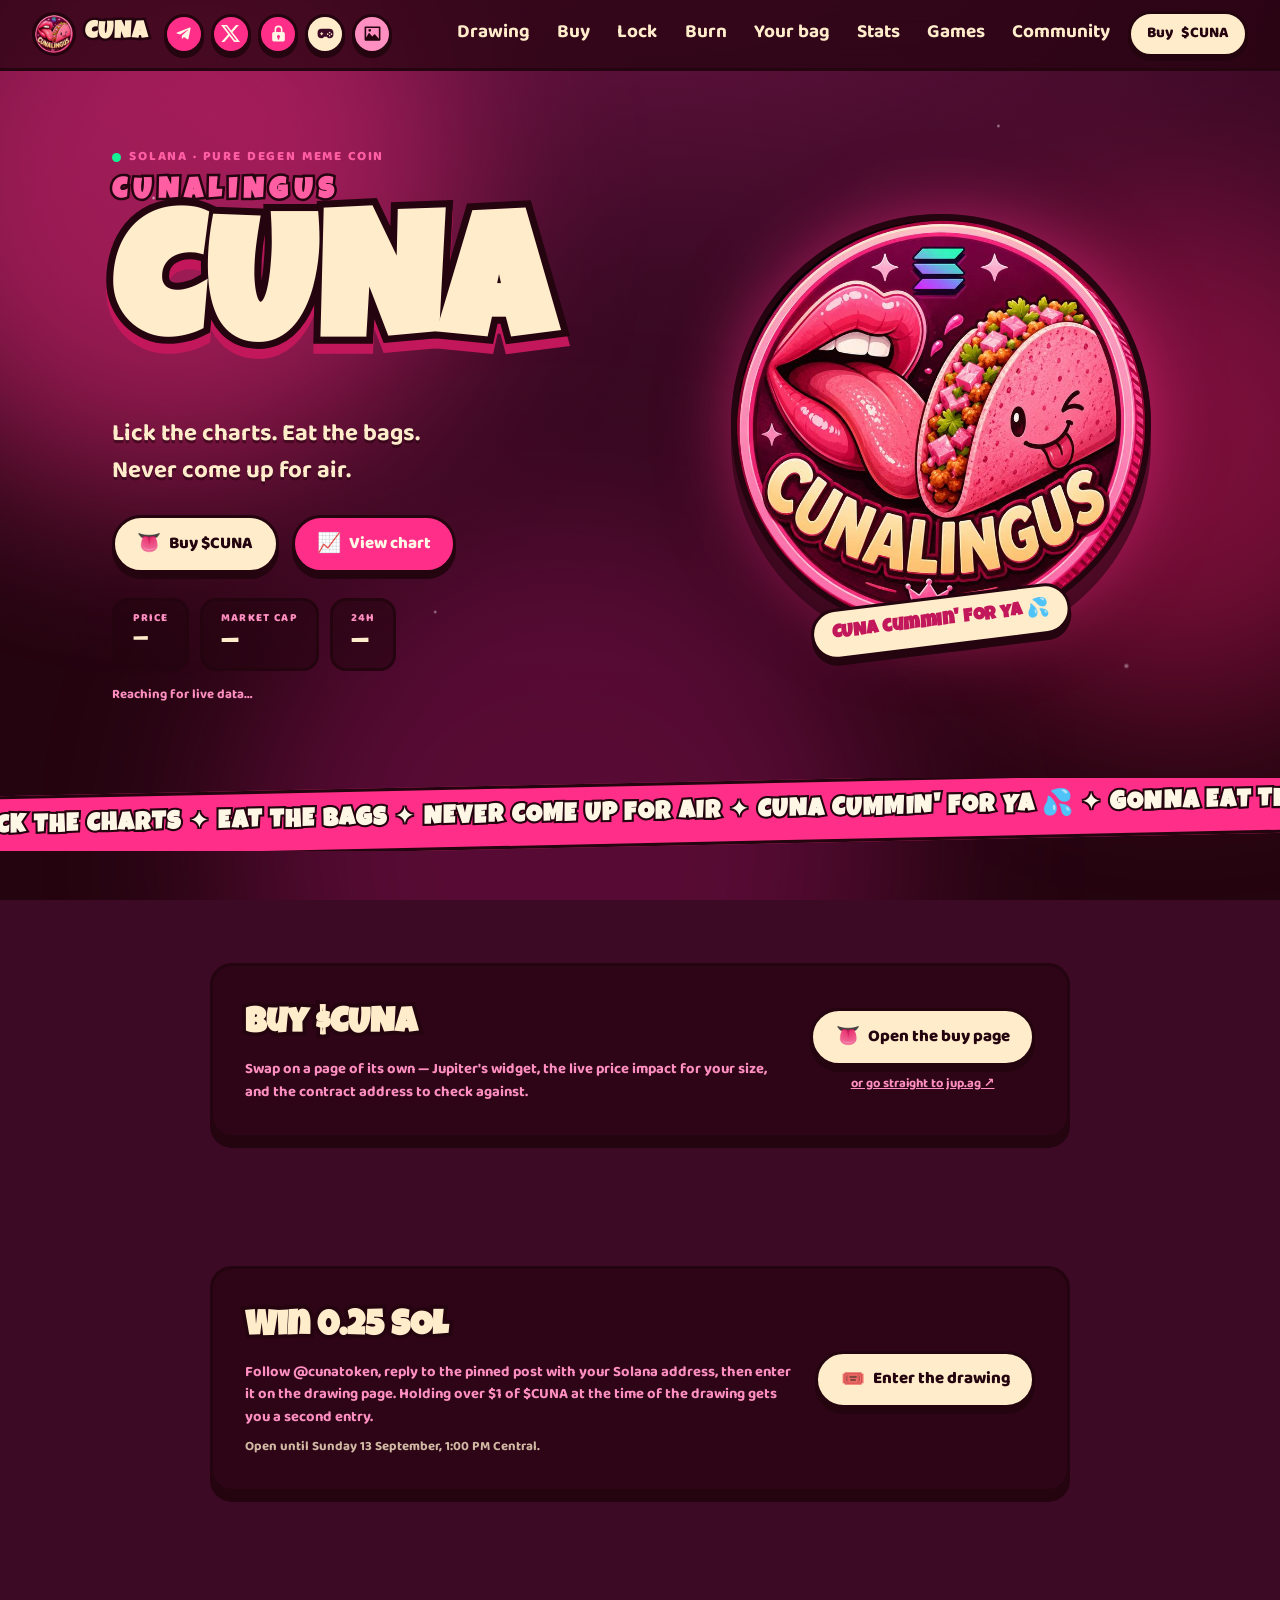
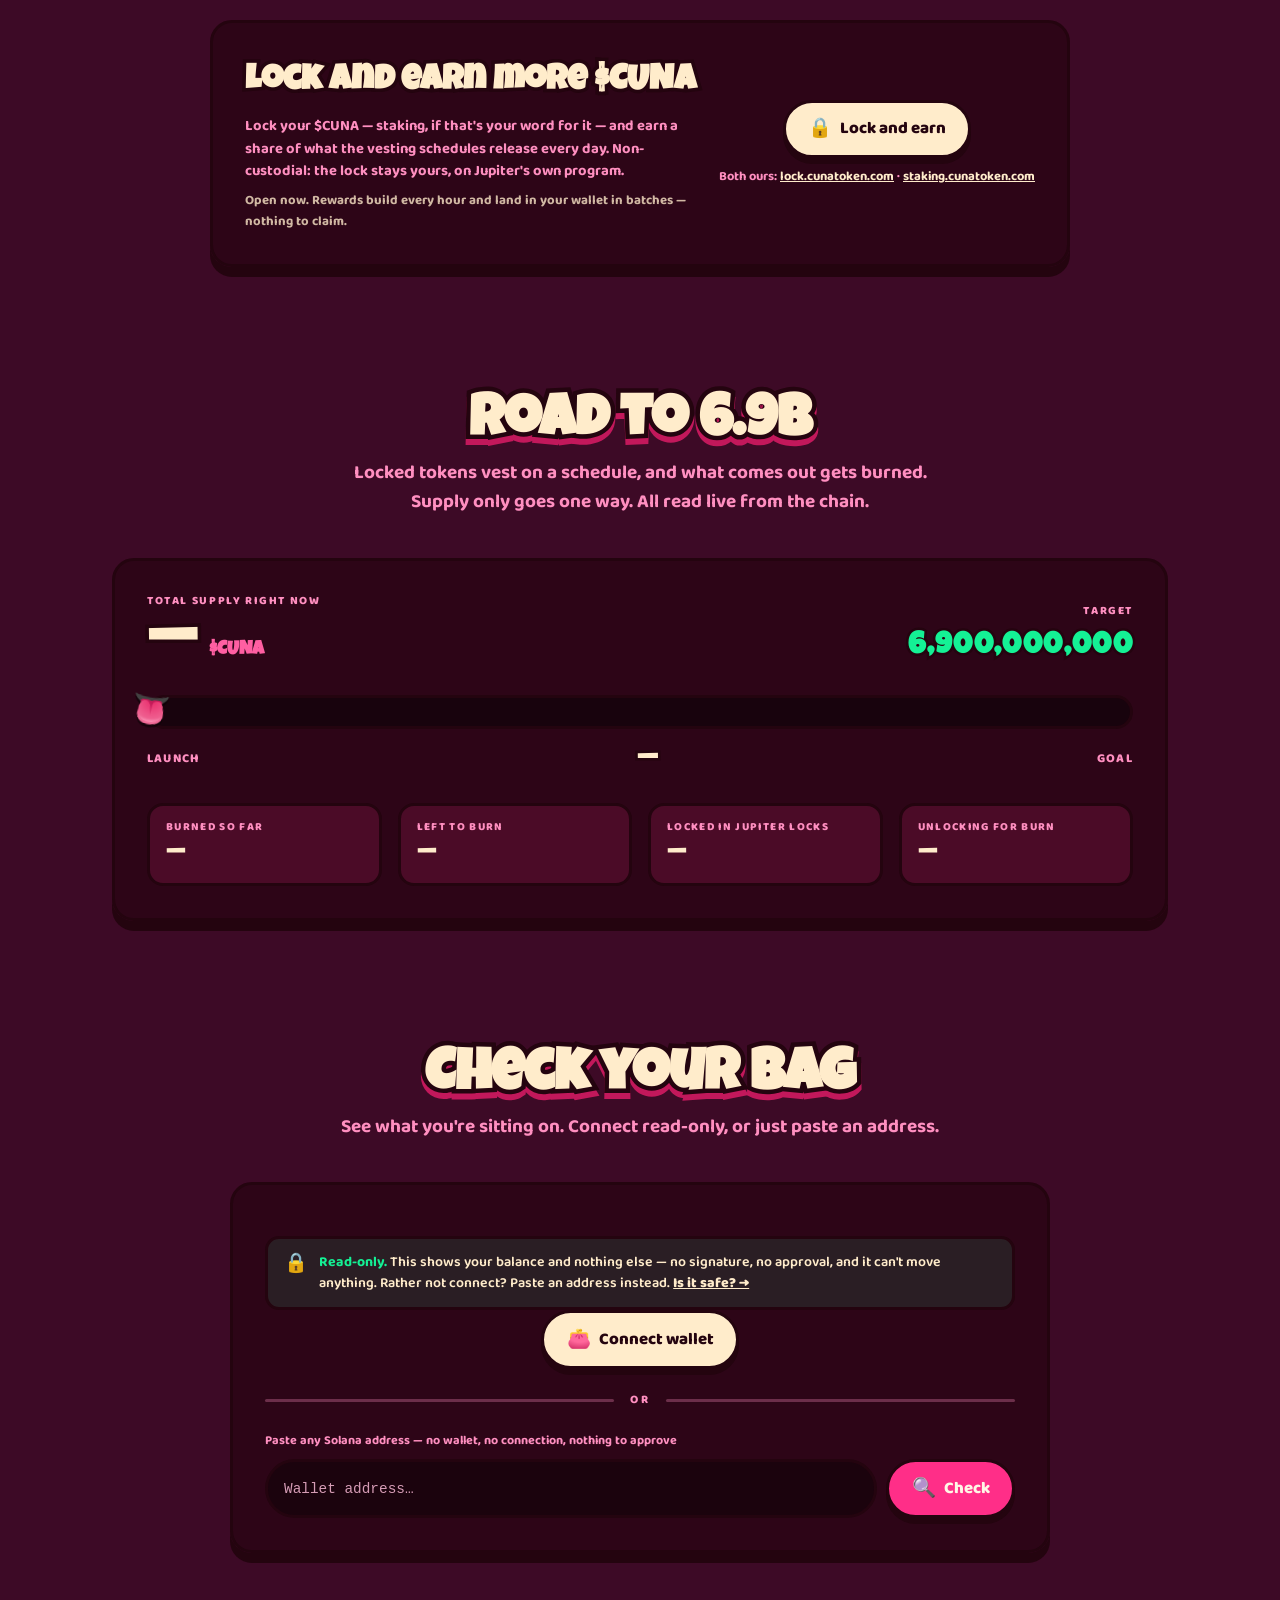
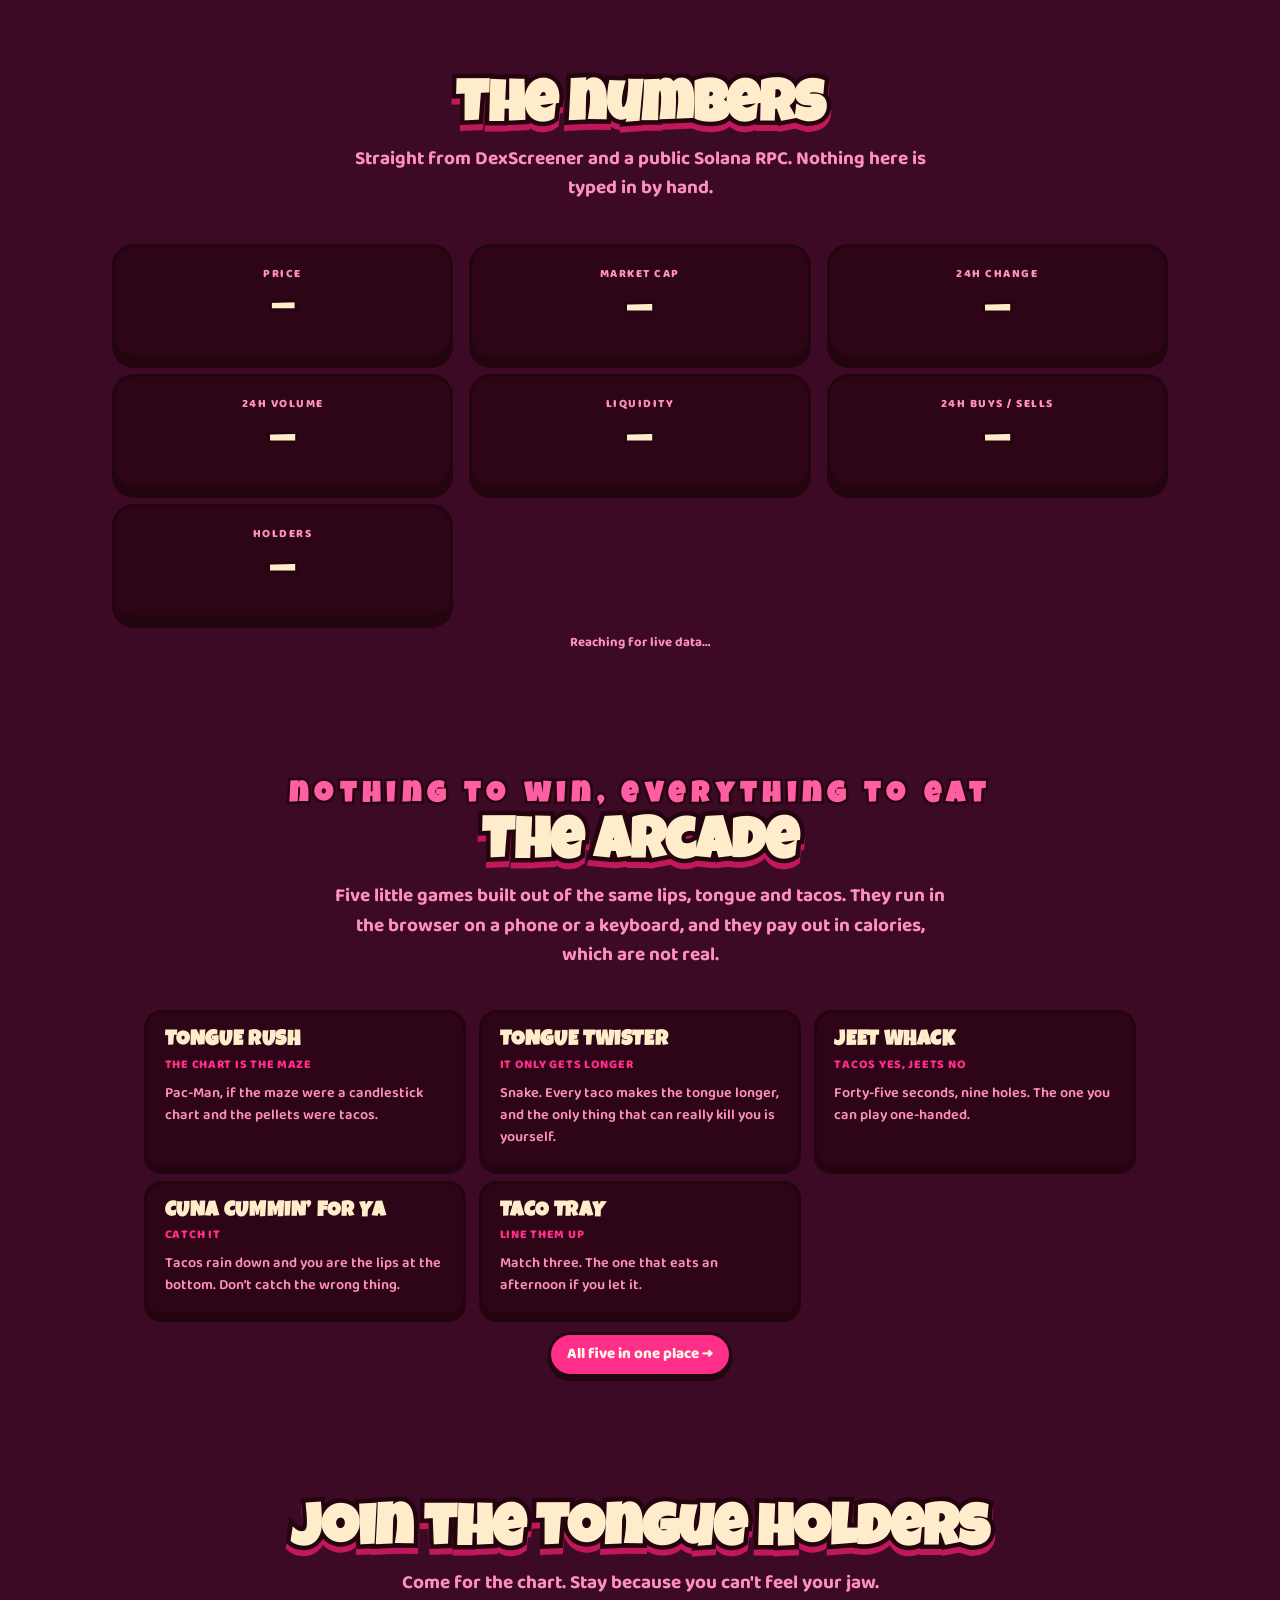
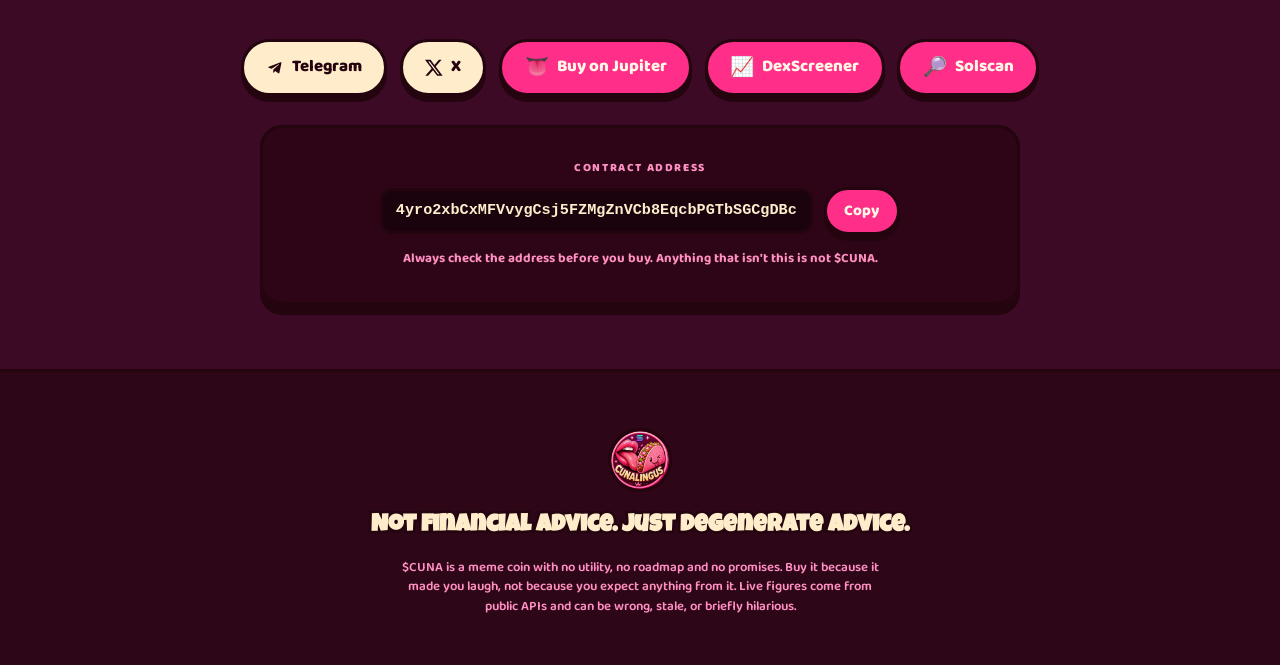
<file: index.html>
<!doctype html>
<html lang="en">
<head>
<meta charset="utf-8">
<meta name="viewport" content="width=device-width, initial-scale=1, viewport-fit=cover">
<title>CUNALINGUS ($CUNA) — Lick the charts. Eat the bags.</title>
<meta name="description" content="CUNALINGUS ($CUNA) is a pure degen meme coin on Solana. Live price, live supply, and the Road to 6.9B burn tracker. Held by Tongue Holders worldwide.">
<meta name="theme-color" content="#3D0A26">
<link rel="icon" href="assets/logo.jpg">
<link rel="apple-touch-icon" href="assets/logo.jpg">

<link rel="canonical" href="https://cunatoken.com/">
<meta property="og:type" content="website">
<meta property="og:url" content="https://cunatoken.com/">
<meta property="og:site_name" content="CUNALINGUS">
<meta property="og:title" content="CUNALINGUS ($CUNA)">
<meta property="og:description" content="Lick the charts. Eat the bags. Never come up for air.">
<meta property="og:image" content="https://arweave.net/pFKl2kLMwya7ULAUtgBTYExz-3yHM4c3gc5eGmvWkVY">
<meta name="twitter:card" content="summary_large_image">
<meta name="twitter:title" content="CUNALINGUS ($CUNA)">
<meta name="twitter:description" content="Lick the charts. Eat the bags. Never come up for air.">
<meta name="twitter:image" content="https://arweave.net/pFKl2kLMwya7ULAUtgBTYExz-3yHM4c3gc5eGmvWkVY">

<link rel="preconnect" href="https://fonts.googleapis.com">
<link rel="preconnect" href="https://fonts.gstatic.com" crossorigin>
<link rel="preconnect" href="https://api.dexscreener.com">
<link href="https://fonts.googleapis.com/css2?family=Luckiest+Guy&family=Baloo+2:wght@500;600;700;800&display=swap" rel="stylesheet">
<link rel="stylesheet" href="assets/styles.css">
</head>
<body>

<a class="skip" href="#main">Skip to content</a>

<div class="bg" aria-hidden="true">
  <span class="blob blob-1"></span>
  <span class="blob blob-2"></span>
  <span class="blob blob-3"></span>
  <span class="sparkles"></span>
</div>

<header class="nav">
  <a class="nav-brand" href="#top">
    <img src="assets/logo.jpg" alt="" width="44" height="44">
    <span>CUNA</span>
  </a>
  <div class="nav-social" data-nav-social>
    <a class="social-btn" data-social="telegram" href="https://t.me/cunaonsol"
       target="_blank" rel="noopener" aria-label="$CUNA on Telegram">
      <svg viewBox="0 0 24 24" aria-hidden="true" focusable="false"><path d="M9.78 18.65l.28-4.23 7.68-6.92c.34-.31-.07-.46-.52-.19L7.74 13.3 3.64 12c-.88-.25-.89-.86.2-1.3l15.97-6.16c.73-.33 1.43.18 1.15 1.3l-2.72 12.81c-.19.91-.74 1.13-1.5.71L12.6 16.3l-1.99 1.93c-.23.23-.42.42-.83.42z"/></svg>
    </a>
    <a class="social-btn" data-social="x" href="https://x.com/cunatoken"
       target="_blank" rel="noopener" aria-label="$CUNA on X">
      <svg viewBox="0 0 24 24" aria-hidden="true" focusable="false"><path d="M18.901 1.153h3.68l-8.04 9.19L24 22.846h-7.406l-5.8-7.584-6.638 7.584H.474l8.6-9.83L0 1.154h7.594l5.243 6.932ZM17.61 20.644h2.039L6.486 3.24H4.298Z"/></svg>
    </a>
    <a class="social-btn social-lock" data-nav-lock href="https://lock.cunatoken.com"
       target="_blank" rel="noopener" aria-label="Lock and earn more $CUNA">
      <svg viewBox="0 0 24 24" aria-hidden="true" focusable="false"><path d="M12 2a5 5 0 0 0-5 5v3H6a2 2 0 0 0-2 2v8a2 2 0 0 0 2 2h12a2 2 0 0 0 2-2v-8a2 2 0 0 0-2-2h-1V7a5 5 0 0 0-5-5Zm-3 5a3 3 0 0 1 6 0v3H9V7Zm3 7a2 2 0 0 1 1 3.7V19a1 1 0 0 1-2 0v-1.3A2 2 0 0 1 12 14Z"/></svg>
    </a>
    <a class="social-btn social-play" data-nav-play href="games.html"
       aria-label="Play the $CUNA games">
      <svg viewBox="0 0 24 24" aria-hidden="true" focusable="false"><path d="M17 6H7a5 5 0 0 0-5 5v2a5 5 0 0 0 5 5c1.4 0 2-.6 2.7-1.3l.6-.7h3.4l.6.7c.7.7 1.3 1.3 2.7 1.3a5 5 0 0 0 5-5v-2a5 5 0 0 0-5-5ZM9 13H7.8v1.2H6.5V13H5.3v-1.3h1.2v-1.2h1.3v1.2H9V13Zm5.8.8a1 1 0 1 1 0-2 1 1 0 0 1 0 2Zm2.4 2a1 1 0 1 1 0-2 1 1 0 0 1 0 2Zm0-4a1 1 0 1 1 0-2 1 1 0 0 1 0 2Zm2.3 2a1 1 0 1 1 0-2 1 1 0 0 1 0 2Z"/></svg>
    </a>
    <a class="social-btn social-meme" data-nav-meme href="meme.html"
       aria-label="Make a $CUNA meme">
      <svg viewBox="0 0 24 24" aria-hidden="true" focusable="false"><path d="M21 3H3a1 1 0 0 0-1 1v16a1 1 0 0 0 1 1h18a1 1 0 0 0 1-1V4a1 1 0 0 0-1-1Zm-1 15.6-4.6-5.3a1 1 0 0 0-1.5 0l-2.2 2.5-3.1-3.9a1 1 0 0 0-1.6 0L4 17.2V5h16v13.6ZM8.5 9.7a1.7 1.7 0 1 1 0-3.4 1.7 1.7 0 0 1 0 3.4Z"/></svg>
    </a>
  </div>
  <nav class="nav-links" aria-label="Sections">
    <a href="draw.html">Drawing</a>
    <a href="buy.html">Buy</a>
    <a href="#lock">Lock</a>
    <a href="#burn">Burn</a>
    <a href="#bag">Your bag</a>
    <a href="#stats">Stats</a>
    <a href="#memes" data-memes-nav hidden>Memes</a>
    <a href="#arcade">Games</a>
    <a href="#community">Community</a>
  </nav>
  <a class="btn btn-buy btn-sm" href="buy.html">Buy <span class="nav-buy-ticker">$CUNA</span></a>
</header>

<main id="main">

  <!-- ───────────────────────── HERO ───────────────────────── -->
  <section class="hero" id="top">
    <div class="hero-copy">
      <p class="eyebrow"><span class="dot"></span> Solana · pure degen meme coin</p>
      <p class="hero-kicker">CUNALINGUS</p>
      <h1 class="hero-title">CUNA</h1>
      <p class="hero-tagline">Lick the charts. Eat the bags.<br>Never come up for air.</p>

      <div class="cta-row">
        <a class="btn btn-buy" href="buy.html">
          <span class="btn-emoji" aria-hidden="true">👅</span> Buy $CUNA
        </a>
        <a class="btn btn-ghost" data-chart-link target="_blank" rel="noopener"
           href="https://dexscreener.com/solana/4yro2xbCxMFVvygCsj5FZMgZnVCb8EqcbPGTbSGCgDBc">
          <span class="btn-emoji" aria-hidden="true">📈</span> View chart
        </a>
      </div>

      <div class="chips" id="chips">
        <div class="chip">
          <span class="chip-label">Price</span>
          <strong class="chip-value" data-field="price">—</strong>
        </div>
        <div class="chip">
          <span class="chip-label">Market cap</span>
          <strong class="chip-value" data-field="fdv">—</strong>
        </div>
        <div class="chip">
          <span class="chip-label">24h</span>
          <strong class="chip-value" data-field="change24">—</strong>
        </div>
      </div>
      <p class="chip-note" data-live-note>Fetching live data…</p>
    </div>

    <div class="hero-art">
      <div class="coin-wrap">
        <img class="coin" src="assets/logo.jpg" width="768" height="768"
             alt="The CUNALINGUS coin: glossy pink lips with a tongue out, next to a winking pink taco.">
        <p class="coin-sticker">CUNA cummin' for ya <span aria-hidden="true">💦</span></p>
      </div>
    </div>
  </section>

  <!-- ───────────────────────── MARQUEE ───────────────────────── -->
  <div class="marquee-clip" aria-hidden="true">
    <div class="marquee">
      <div class="marquee-track">
        <span>LICK THE CHARTS ✦ EAT THE BAGS ✦ NEVER COME UP FOR AIR ✦ CUNA CUMMIN' FOR YA 💦 ✦ GONNA EAT THAT CHART ✦ DIAMOND TONGUES ✦&nbsp;</span>
        <span>LICK THE CHARTS ✦ EAT THE BAGS ✦ NEVER COME UP FOR AIR ✦ CUNA CUMMIN' FOR YA 💦 ✦ GONNA EAT THAT CHART ✦ DIAMOND TONGUES ✦&nbsp;</span>
      </div>
    </div>
  </div>

  <!-- ───────────────────────── BUY (compact) ───────────────────────── -->
  <section class="section" id="buy">
    <div class="card buy-cta">
      <div class="buy-cta-copy">
        <h2 class="buy-cta-title">Buy $CUNA</h2>
        <p>Swap on a page of its own — Jupiter's widget, the live price impact for your size, and the contract address to check against.</p>
      </div>
      <div class="buy-cta-actions">
        <a class="btn btn-buy" href="buy.html">
          <span class="btn-emoji" aria-hidden="true">👅</span> Open the buy page
        </a>
        <a class="buy-cta-alt" href="https://jup.ag/tokens/4yro2xbCxMFVvygCsj5FZMgZnVCb8EqcbPGTbSGCgDBc"
           target="_blank" rel="noopener">or go straight to jup.ag ↗</a>
      </div>
    </div>
  </section>

  <!-- ───────────────────────── DRAWING ───────────────────────── -->
  <section class="section" id="drawing">
    <div class="card buy-cta">
      <div class="buy-cta-copy">
        <h2 class="buy-cta-title">Win 0.25 SOL</h2>
        <p>Follow @cunatoken, reply to the pinned post with your Solana address, then enter it on the drawing page. Holding over $1 of $CUNA at the time of the drawing gets you a second entry.</p>
        <p class="lock-note">Open until Sunday 13 September, 1:00 PM Central.</p>
      </div>
      <div class="buy-cta-actions">
        <a class="btn btn-buy" href="draw.html">
          <span class="btn-emoji" aria-hidden="true">🎟️</span> Enter the drawing
        </a>
      </div>
    </div>
  </section>

  <!-- ───────────────────────── LOCK AND EARN ───────────────────────── -->
  <section class="section" id="lock">
    <div class="card buy-cta">
      <div class="buy-cta-copy">
        <h2 class="buy-cta-title">Lock and earn more $CUNA</h2>
        <p>Lock your $CUNA — staking, if that's your word for it — and earn a share of what the vesting schedules release every day. Non-custodial: the lock stays yours, on Jupiter's own program.</p>
        <p class="lock-note">Open now. Rewards build every hour and land in your wallet in batches — nothing to claim.</p>
      </div>
      <div class="buy-cta-actions">
        <a class="btn btn-buy" href="https://lock.cunatoken.com" target="_blank" rel="noopener">
          <span class="btn-emoji" aria-hidden="true">🔒</span> Lock and earn
        </a>
        <p class="buy-cta-alt lock-alts">Both ours:
          <a href="https://lock.cunatoken.com" target="_blank" rel="noopener">lock.cunatoken.com</a> ·
          <a href="https://staking.cunatoken.com" target="_blank" rel="noopener">staking.cunatoken.com</a>
        </p>
      </div>
    </div>
  </section>

  <!-- ───────────────────────── BURN TRACKER ───────────────────────── -->
  <section class="section" id="burn">
    <div class="section-head">
      <h2 class="section-title">Road to 6.9B</h2>
      <p class="section-sub">Locked tokens vest on a schedule, and what comes out gets burned. Supply only goes one way. All read live from the chain.</p>
    </div>

    <div class="card burn-card">
      <div class="burn-top">
        <div class="burn-now">
          <span class="burn-label">Total supply right now</span>
          <strong class="burn-supply" data-field="supply">—</strong>
          <span class="burn-unit">$CUNA</span>
        </div>
        <div class="burn-goal">
          <span class="burn-label">Target</span>
          <strong class="burn-goal-value" data-field="goal">6,900,000,000</strong>
        </div>
      </div>

      <div class="bar" role="progressbar" aria-valuemin="0" aria-valuemax="100" aria-valuenow="0"
           aria-label="Progress toward the 6.9 billion supply target" data-bar>
        <div class="bar-fill" data-bar-fill>
          <span class="bar-shine" aria-hidden="true"></span>
        </div>
        <span class="bar-rider" data-bar-rider aria-hidden="true">👅</span>
      </div>

      <div class="bar-legend">
        <span data-field="launchLabel">Launch</span>
        <strong class="bar-pct" data-field="burnPct">—</strong>
        <span data-field="goalLabel">Goal</span>
      </div>

      <div class="burn-send" data-burn-send hidden>
        <div class="burn-send-head">
          <span class="burn-label">Send to the burn wallet</span>
          <p class="burn-send-copy">Want to burn some yourself without connecting anything? Send $CUNA here and it comes out of supply. This is a one-way trip — nothing sent here comes back.</p>
        </div>
        <div class="ca-row">
          <code class="ca-value" data-field="burnWallet">—</code>
          <button class="btn btn-copy" type="button" data-copy-burn>
            <span data-copy-burn-text>Copy</span>
          </button>
        </div>
        <div class="burn-send-stats">
          <div class="mini">
            <span class="mini-label">Waiting in the burn wallet</span>
            <strong class="mini-value" data-field="burnWalletBalance">—</strong>
          </div>
        </div>
        <p class="burn-send-warn"><strong>Only send $CUNA.</strong> Anything else sent to this address is gone for good, and nobody can get it back for you. Check the address character by character before you send — this page reads it from one place, but your clipboard is not the only thing on your computer.</p>
      </div>

      <div class="burn-stats">
        <div class="mini">
          <span class="mini-label">Burned so far</span>
          <strong class="mini-value" data-field="burned">—</strong>
        </div>
        <div class="mini">
          <span class="mini-label">Left to burn</span>
          <strong class="mini-value" data-field="remaining">—</strong>
        </div>
        <div class="mini">
          <span class="mini-label">Locked in Jupiter locks</span>
          <strong class="mini-value" data-field="locked">—</strong>
        </div>
        <div class="mini">
          <span class="mini-label">Unlocking for burn</span>
          <strong class="mini-value" data-field="unlockRate">—</strong>
        </div>
      </div>
    </div>
  </section>

  <!-- ───────────────────────── YOUR BAG (read-only wallet) ───────────────────────── -->
  <section class="section" id="bag">
    <div class="section-head">
      <h2 class="section-title">Check your bag</h2>
      <p class="section-sub">See what you're sitting on. Connect read-only, or just paste an address.</p>
    </div>

    <div class="card bag-card">
      <p class="safety-lite">
        <span class="safety-icon" aria-hidden="true">🔒</span>
        <span><strong>Read-only.</strong> This shows your balance and nothing else — no signature, no approval, and it can't move anything. Rather not connect? Paste an address instead. <a href="safety.html">Is it safe? →</a></span>
      </p>

      <div class="bag-connect" data-bag-connect>
        <button class="btn btn-buy" type="button" data-connect>
          <span class="btn-emoji" aria-hidden="true">👛</span> Connect wallet
        </button>
        <div class="wallet-picker" data-wallet-picker hidden role="group" aria-label="Choose a wallet"></div>

        <p class="bag-or"><span>or</span></p>

        <form class="bag-lookup" data-bag-lookup>
          <label class="bag-lookup-label" for="bag-address">Paste any Solana address — no wallet, no connection, nothing to approve</label>
          <div class="bag-lookup-row">
            <input class="bag-input" id="bag-address" name="address" type="text"
                   placeholder="Wallet address…" data-bag-input
                   autocomplete="off" autocapitalize="none" autocorrect="off" spellcheck="false">
            <button class="btn btn-ghost" type="submit">
              <span class="btn-emoji" aria-hidden="true">🔍</span> Check
            </button>
          </div>
        </form>
      </div>

      <div class="bag-result" data-bag-result hidden>
        <div class="bag-head">
          <div>
            <span class="bag-label" data-bag-source-label>Connected</span>
            <code class="bag-addr" data-field="walletAddr">—</code>
          </div>
          <button class="btn btn-ghost btn-sm" type="button" data-disconnect>
            <span data-disconnect-text>Disconnect</span>
          </button>
        </div>

        <div class="bag-grid">
          <div class="mini">
            <span class="mini-label">Your $CUNA</span>
            <strong class="mini-value" data-field="bagAmount">—</strong>
          </div>
          <div class="mini">
            <span class="mini-label">Worth right now</span>
            <strong class="mini-value" data-field="bagUsd">—</strong>
          </div>
          <div class="mini">
            <span class="mini-label">Share of total supply</span>
            <strong class="mini-value" data-field="bagShare">—</strong>
          </div>
        </div>

        <p class="bag-rank">Standing: <strong data-field="bagRank">—</strong></p>
      </div>

      <p class="bag-msg" data-bag-msg role="status"></p>
    </div>
  </section>

  <!-- ───────────────────────── STATS ───────────────────────── -->
  <section class="section" id="stats">
    <div class="section-head">
      <h2 class="section-title">The numbers</h2>
      <p class="section-sub">Straight from DexScreener and a public Solana RPC. Nothing here is typed in by hand.</p>
    </div>

    <div class="stat-grid">
      <div class="card stat">
        <span class="stat-label">Price</span>
        <strong class="stat-value" data-field="price">—</strong>
      </div>
      <div class="card stat">
        <span class="stat-label">Market cap</span>
        <strong class="stat-value" data-field="fdv">—</strong>
      </div>
      <div class="card stat">
        <span class="stat-label">24h change</span>
        <strong class="stat-value" data-field="change24">—</strong>
      </div>
      <div class="card stat">
        <span class="stat-label">24h volume <em class="stat-note" data-field="poolnote"></em></span>
        <strong class="stat-value" data-field="volume24">—</strong>
      </div>
      <div class="card stat">
        <span class="stat-label">Liquidity <em class="stat-note" data-field="poolnote2"></em></span>
        <strong class="stat-value" data-field="liquidity">—</strong>
      </div>
      <div class="card stat">
        <span class="stat-label">24h buys / sells</span>
        <strong class="stat-value" data-field="txns24">—</strong>
      </div>
      <div class="card stat">
        <span class="stat-label">Holders</span>
        <strong class="stat-value" data-field="holders">—</strong>
      </div>
    </div>
    <p class="stat-foot" data-live-note>Fetching live data…</p>
  </section>

  <!-- ───────────────────────── MEMES ───────────────────────── -->
  <section class="section" id="memes" data-memes-section hidden>
    <div class="section-head">
      <h2 class="section-title">Meme stash</h2>
      <p class="section-sub">Right-click, save, post. That's the whole utility.</p>
    </div>
    <div class="meme-grid" data-meme-grid></div>
  </section>

  <!-- ───────────────────────── COMMUNITY ───────────────────────── -->
  <section class="section" id="arcade">
    <div class="section-head">
      <p class="hero-kicker">nothing to win, everything to eat</p>
      <h2 class="section-title">The arcade</h2>
      <p class="section-sub">Five little games built out of the same lips, tongue and tacos. They run in the browser on a phone or a keyboard, and they pay out in calories, which are not real.</p>
    </div>

    <nav class="arc-grid" aria-label="Games">
      <a class="arc-card" href="game.html">
        <b>TONGUE RUSH</b>
        <i>the chart is the maze</i>
        <p>Pac-Man, if the maze were a candlestick chart and the pellets were tacos.</p>
      </a>
      <a class="arc-card" href="twister.html">
        <b>TONGUE TWISTER</b>
        <i>it only gets longer</i>
        <p>Snake. Every taco makes the tongue longer, and the only thing that can really kill you is yourself.</p>
      </a>
      <a class="arc-card" href="whack.html">
        <b>JEET WHACK</b>
        <i>tacos yes, jeets no</i>
        <p>Forty-five seconds, nine holes. The one you can play one-handed.</p>
      </a>
      <a class="arc-card" href="catcher.html">
        <b>CUNA CUMMIN&rsquo; FOR YA</b>
        <i>catch it</i>
        <p>Tacos rain down and you are the lips at the bottom. Don&rsquo;t catch the wrong thing.</p>
      </a>
      <a class="arc-card" href="tray.html">
        <b>TACO TRAY</b>
        <i>line them up</i>
        <p>Match three. The one that eats an afternoon if you let it.</p>
      </a>
    </nav>

    <p class="arc-all"><a class="btn btn-ghost btn-sm" href="games.html">All five in one place &rarr;</a></p>
  </section>

  <section class="section" id="community">
    <div class="section-head">
      <h2 class="section-title">Join the Tongue Holders</h2>
      <p class="section-sub">Come for the chart. Stay because you can't feel your jaw.</p>
    </div>

    <div class="links-row" data-links-row></div>

    <div class="card ca-card">
      <span class="ca-label">Contract address</span>
      <div class="ca-row">
        <code class="ca-value" data-field="mint">4yro2xbCxMFVvygCsj5FZMgZnVCb8EqcbPGTbSGCgDBc</code>
        <button class="btn btn-copy" type="button" data-copy-mint>
          <span data-copy-text>Copy</span>
        </button>
      </div>
      <p class="ca-note">Always check the address before you buy. Anything that isn't this is not $CUNA.</p>
    </div>
  </section>

</main>

<footer class="footer">
  <img src="assets/logo.jpg" alt="" width="64" height="64" class="footer-mark">
  <p class="footer-line">Not financial advice. Just degenerate advice.</p>
  <p class="footer-fine">$CUNA is a meme coin with no utility, no roadmap and no promises. Buy it because it made you laugh, not because you expect anything from it. Live figures come from public APIs and can be wrong, stale, or briefly hilarious.</p>
</footer>

<script src="assets/app.js"></script>
<script src="assets/drawbar.js"></script>
</body>
</html>
</file>
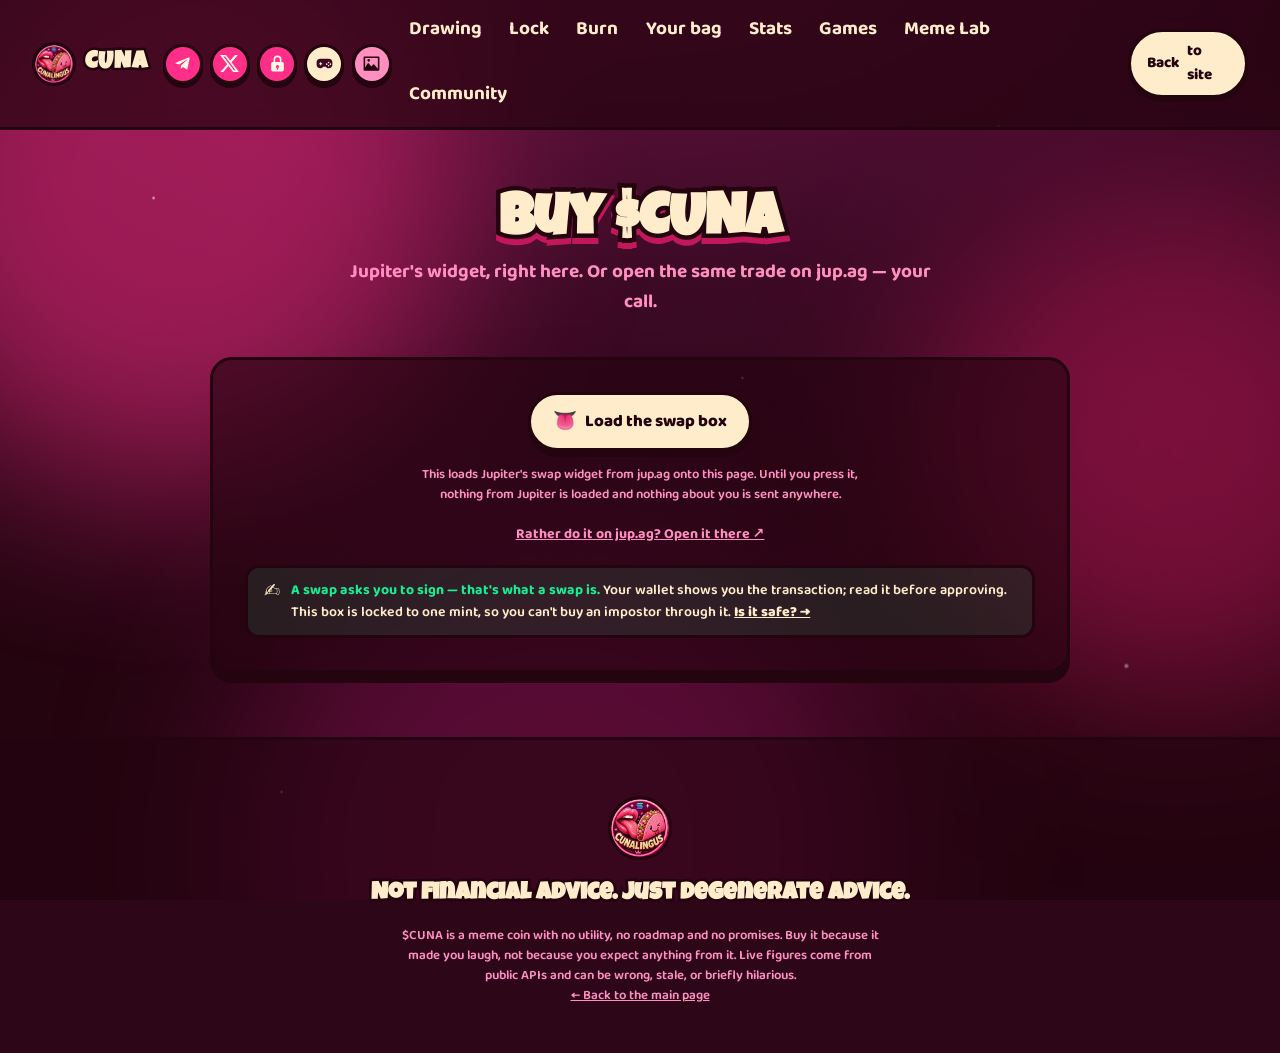
<file: buy.html>
<!doctype html>
<html lang="en">
<head>
<meta charset="utf-8">
<meta name="viewport" content="width=device-width, initial-scale=1, viewport-fit=cover">
<title>Buy $CUNA — CUNALINGUS</title>
<meta name="description" content="Buy CUNALINGUS ($CUNA) on Solana through Jupiter, with the live price impact for your trade size shown before you swap.">
<meta name="theme-color" content="#3D0A26">
<link rel="icon" href="assets/logo.jpg">
<link rel="apple-touch-icon" href="assets/logo.jpg">

<link rel="canonical" href="https://cunatoken.com/buy.html">
<meta property="og:type" content="website">
<meta property="og:url" content="https://cunatoken.com/buy.html">
<meta property="og:site_name" content="CUNALINGUS">
<meta property="og:title" content="Buy $CUNA">
<meta property="og:description" content="Swap SOL for $CUNA through Jupiter, with the price impact shown up front.">
<meta property="og:image" content="https://arweave.net/pFKl2kLMwya7ULAUtgBTYExz-3yHM4c3gc5eGmvWkVY">
<meta name="twitter:card" content="summary_large_image">
<meta name="twitter:title" content="Buy $CUNA">
<meta name="twitter:description" content="Swap SOL for $CUNA through Jupiter, with the price impact shown up front.">
<meta name="twitter:image" content="https://arweave.net/pFKl2kLMwya7ULAUtgBTYExz-3yHM4c3gc5eGmvWkVY">

<link rel="preconnect" href="https://fonts.googleapis.com">
<link rel="preconnect" href="https://fonts.gstatic.com" crossorigin>
<link rel="preconnect" href="https://lite-api.jup.ag">
<link href="https://fonts.googleapis.com/css2?family=Luckiest+Guy&family=Baloo+2:wght@500;600;700;800&display=swap" rel="stylesheet">
<link rel="stylesheet" href="assets/styles.css">
</head>
<body>

<a class="skip" href="#main">Skip to content</a>

<div class="bg" aria-hidden="true">
  <span class="blob blob-1"></span>
  <span class="blob blob-2"></span>
  <span class="blob blob-3"></span>
  <span class="sparkles"></span>
</div>

<header class="nav">
  <a class="nav-brand" href="index.html">
    <img src="assets/logo.jpg" alt="" width="44" height="44">
    <span>CUNA</span>
  </a>
  <div class="nav-social" data-nav-social>
    <a class="social-btn" data-social="telegram" href="https://t.me/cunaonsol"
       target="_blank" rel="noopener" aria-label="$CUNA on Telegram">
      <svg viewBox="0 0 24 24" aria-hidden="true" focusable="false"><path d="M9.78 18.65l.28-4.23 7.68-6.92c.34-.31-.07-.46-.52-.19L7.74 13.3 3.64 12c-.88-.25-.89-.86.2-1.3l15.97-6.16c.73-.33 1.43.18 1.15 1.3l-2.72 12.81c-.19.91-.74 1.13-1.5.71L12.6 16.3l-1.99 1.93c-.23.23-.42.42-.83.42z"/></svg>
    </a>
    <a class="social-btn" data-social="x" href="https://x.com/cunatoken"
       target="_blank" rel="noopener" aria-label="$CUNA on X">
      <svg viewBox="0 0 24 24" aria-hidden="true" focusable="false"><path d="M18.901 1.153h3.68l-8.04 9.19L24 22.846h-7.406l-5.8-7.584-6.638 7.584H.474l8.6-9.83L0 1.154h7.594l5.243 6.932ZM17.61 20.644h2.039L6.486 3.24H4.298Z"/></svg>
    </a>
    <a class="social-btn social-lock" data-nav-lock href="https://lock.cunatoken.com"
       target="_blank" rel="noopener" aria-label="Lock and earn more $CUNA">
      <svg viewBox="0 0 24 24" aria-hidden="true" focusable="false"><path d="M12 2a5 5 0 0 0-5 5v3H6a2 2 0 0 0-2 2v8a2 2 0 0 0 2 2h12a2 2 0 0 0 2-2v-8a2 2 0 0 0-2-2h-1V7a5 5 0 0 0-5-5Zm-3 5a3 3 0 0 1 6 0v3H9V7Zm3 7a2 2 0 0 1 1 3.7V19a1 1 0 0 1-2 0v-1.3A2 2 0 0 1 12 14Z"/></svg>
    </a>
    <a class="social-btn social-play" data-nav-play href="games.html"
       aria-label="Play the $CUNA games">
      <svg viewBox="0 0 24 24" aria-hidden="true" focusable="false"><path d="M17 6H7a5 5 0 0 0-5 5v2a5 5 0 0 0 5 5c1.4 0 2-.6 2.7-1.3l.6-.7h3.4l.6.7c.7.7 1.3 1.3 2.7 1.3a5 5 0 0 0 5-5v-2a5 5 0 0 0-5-5ZM9 13H7.8v1.2H6.5V13H5.3v-1.3h1.2v-1.2h1.3v1.2H9V13Zm5.8.8a1 1 0 1 1 0-2 1 1 0 0 1 0 2Zm2.4 2a1 1 0 1 1 0-2 1 1 0 0 1 0 2Zm0-4a1 1 0 1 1 0-2 1 1 0 0 1 0 2Zm2.3 2a1 1 0 1 1 0-2 1 1 0 0 1 0 2Z"/></svg>
    </a>
    <a class="social-btn social-meme" data-nav-meme href="meme.html"
       aria-label="Make a $CUNA meme">
      <svg viewBox="0 0 24 24" aria-hidden="true" focusable="false"><path d="M21 3H3a1 1 0 0 0-1 1v16a1 1 0 0 0 1 1h18a1 1 0 0 0 1-1V4a1 1 0 0 0-1-1Zm-1 15.6-4.6-5.3a1 1 0 0 0-1.5 0l-2.2 2.5-3.1-3.9a1 1 0 0 0-1.6 0L4 17.2V5h16v13.6ZM8.5 9.7a1.7 1.7 0 1 1 0-3.4 1.7 1.7 0 0 1 0 3.4Z"/></svg>
    </a>
  </div>
  <nav class="nav-links" aria-label="Sections">
    <a href="draw.html">Drawing</a>
    <a href="index.html#lock">Lock</a>
    <a href="index.html#burn">Burn</a>
    <a href="index.html#bag">Your bag</a>
    <a href="index.html#stats">Stats</a>
    <a href="games.html">Games</a>
    <a href="meme.html">Meme Lab</a>
    <a href="index.html#community">Community</a>
  </nav>
  <a class="btn btn-buy btn-sm" href="index.html">Back <span class="nav-buy-ticker">to site</span></a>
</header>

<main id="main">

  <section class="section" id="buy">
    <div class="section-head">
      <h2 class="section-title">Buy $CUNA</h2>
      <p class="section-sub">Jupiter's widget, right here. Or open the same trade on jup.ag — your call.</p>
    </div>

    <div class="card buy-card">

      <div class="buy-load" data-buy-load>
        <button class="btn btn-buy" type="button" data-load-widget>
          <span class="btn-emoji" aria-hidden="true">👅</span> Load the swap box
        </button>
        <p class="buy-load-note">This loads Jupiter's swap widget from jup.ag onto this page. Until you press it, nothing from Jupiter is loaded and nothing about you is sent anywhere.</p>
      </div>

      <div class="jup-wrap" data-jup-wrap hidden>
        <p class="jup-loading" data-jup-loading>Loading Jupiter's swap box…</p>
        <div id="jupiter-plugin"></div>
        <p class="jup-impact" data-jup-impact role="status"></p>
      </div>

      <p class="buy-fallback">
        <a data-chart-buy href="https://jup.ag/tokens/4yro2xbCxMFVvygCsj5FZMgZnVCb8EqcbPGTbSGCgDBc"
           target="_blank" rel="noopener">Rather do it on jup.ag? Open it there ↗</a>
      </p>

      <p class="safety-lite">
        <span class="safety-icon" aria-hidden="true">✍️</span>
        <span><strong>A swap asks you to sign — that's what a swap is.</strong> Your wallet shows you the transaction; read it before approving. This box is locked to one mint, so you can't buy an impostor through it. <a href="safety.html">Is it safe? →</a></span>
      </p>
    </div>
  </section>

</main>

<footer class="footer">
  <img src="assets/logo.jpg" alt="" width="64" height="64" class="footer-mark">
  <p class="footer-line">Not financial advice. Just degenerate advice.</p>
  <p class="footer-fine">$CUNA is a meme coin with no utility, no roadmap and no promises. Buy it because it made you laugh, not because you expect anything from it. Live figures come from public APIs and can be wrong, stale, or briefly hilarious.</p>
  <p class="footer-fine"><a href="index.html">← Back to the main page</a></p>
</footer>

<script src="assets/app.js"></script>
<script src="assets/drawbar.js"></script>
</body>
</html>
</file>
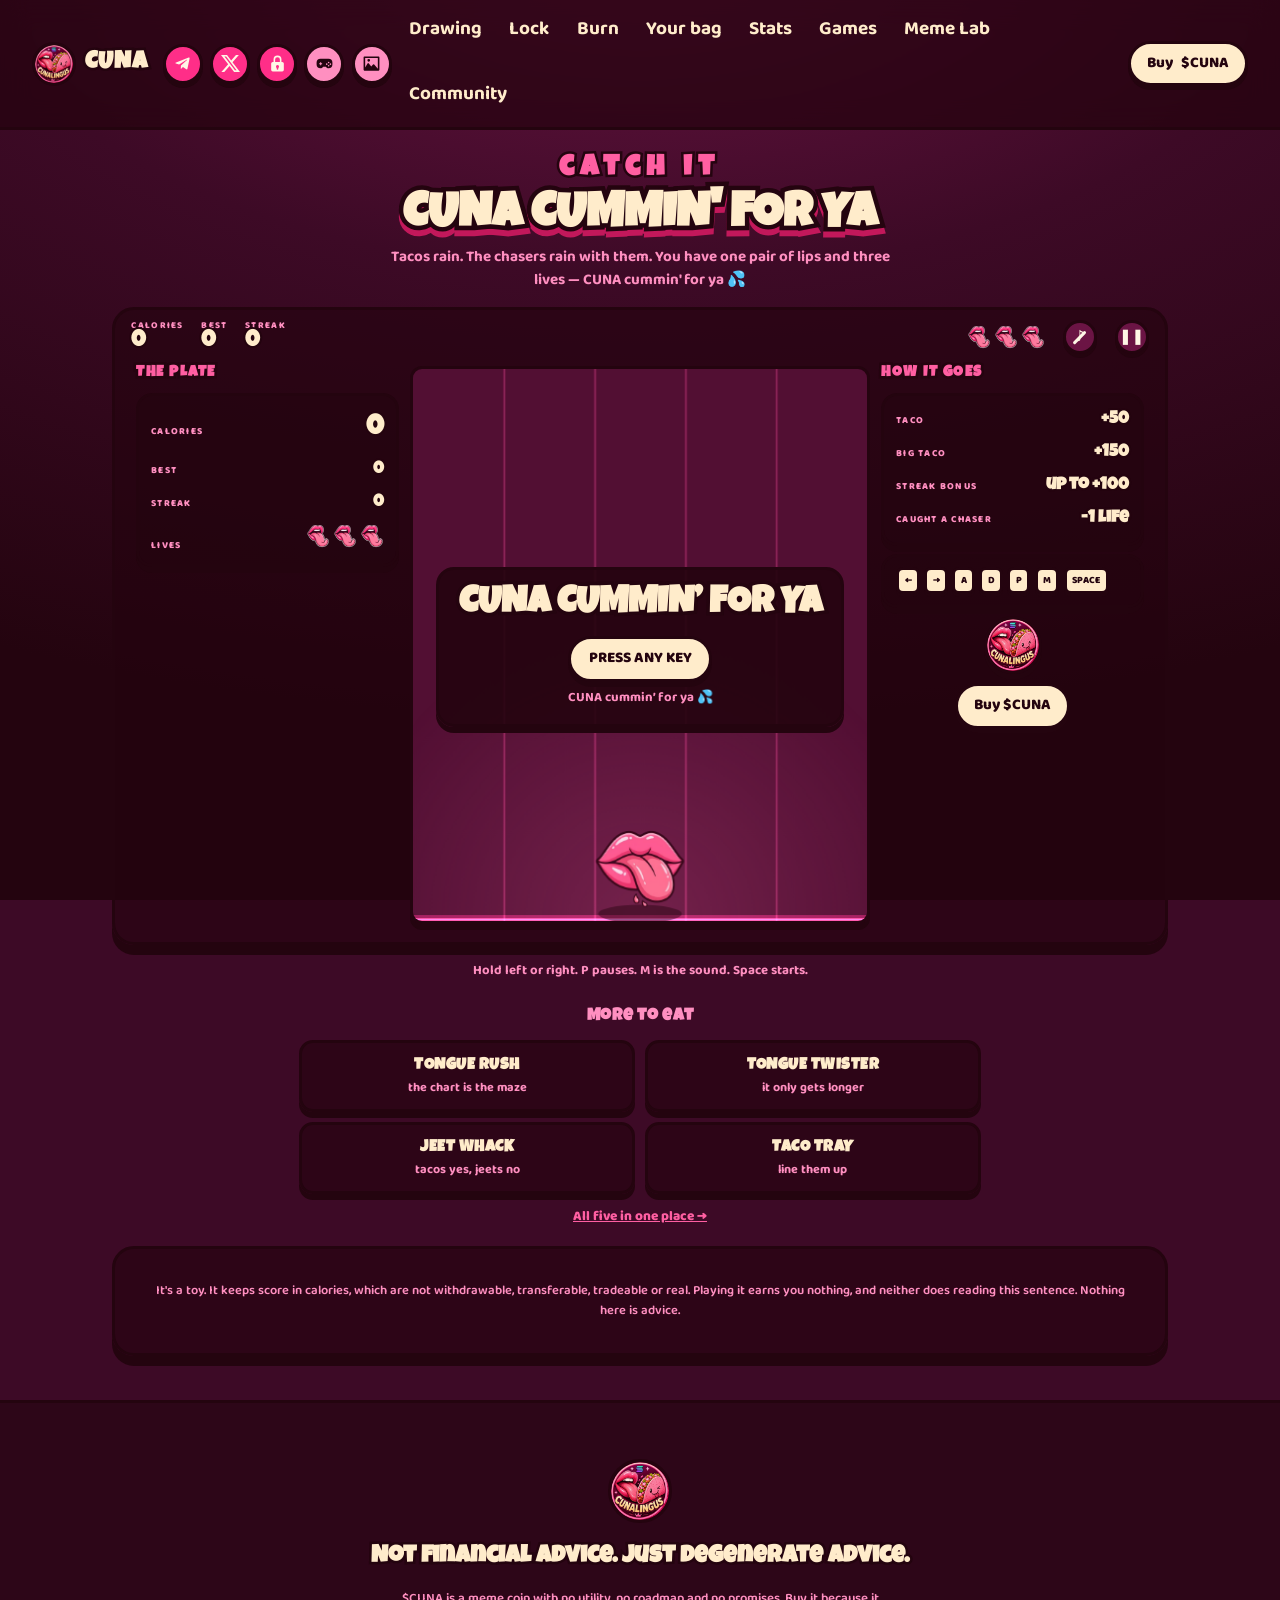
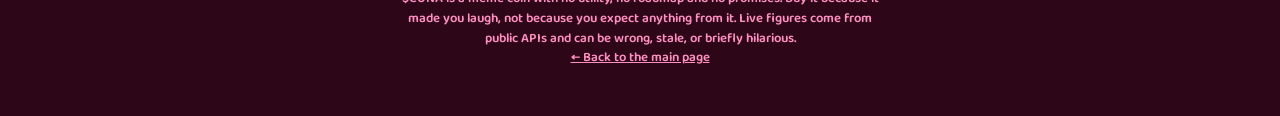
<file: catcher.html>
<!doctype html>
<html lang="en">
<head>
<meta charset="utf-8">
<meta name="viewport" content="width=device-width, initial-scale=1, viewport-fit=cover">
<title>CUNA CUMMIN' FOR YA — $CUNA</title>
<meta name="description" content="CUNA CUMMIN' FOR YA: tacos rain down, you are the lips at the bottom, and the chasers are falling too. Plays in the browser on a phone or a desktop.">
<meta name="theme-color" content="#3D0A26">
<link rel="icon" href="assets/logo.jpg">
<link rel="apple-touch-icon" href="assets/logo.jpg">

<link rel="canonical" href="https://cunatoken.com/catcher.html">
<meta property="og:type" content="website">
<meta property="og:url" content="https://cunatoken.com/catcher.html">
<meta property="og:site_name" content="CUNALINGUS">
<meta property="og:title" content="CUNA CUMMIN' FOR YA">
<meta property="og:description" content="Tacos rain down. You are the lips at the bottom. Catch it.">
<meta property="og:image" content="https://arweave.net/pFKl2kLMwya7ULAUtgBTYExz-3yHM4c3gc5eGmvWkVY">
<meta name="twitter:card" content="summary_large_image">
<meta name="twitter:title" content="CUNA CUMMIN' FOR YA">
<meta name="twitter:description" content="Tacos rain down. You are the lips at the bottom. Catch it.">
<meta name="twitter:image" content="https://arweave.net/pFKl2kLMwya7ULAUtgBTYExz-3yHM4c3gc5eGmvWkVY">

<link rel="preconnect" href="https://fonts.googleapis.com">
<link rel="preconnect" href="https://fonts.gstatic.com" crossorigin>
<link href="https://fonts.googleapis.com/css2?family=Luckiest+Guy&family=Baloo+2:wght@500;600;700;800&display=swap" rel="stylesheet">
<link rel="stylesheet" href="assets/styles.css">
<link rel="stylesheet" href="assets/game.css">
<link rel="stylesheet" href="assets/catcher.css">

</head>
<body>

<a class="skip" href="#main">Skip to content</a>

<div class="bg" aria-hidden="true"
     style="background:radial-gradient(120% 90% at 50% -10%, var(--plum-3), var(--plum) 45%, var(--ink));"></div>

<header class="nav">
  <a class="nav-brand" href="index.html">
    <img src="assets/logo.jpg" alt="" width="44" height="44">
    <span>CUNA</span>
  </a>
  <div class="nav-social" data-nav-social>
    <a class="social-btn" data-social="telegram" href="https://t.me/cunaonsol"
       target="_blank" rel="noopener" aria-label="$CUNA on Telegram">
      <svg viewBox="0 0 24 24" aria-hidden="true" focusable="false"><path d="M9.78 18.65l.28-4.23 7.68-6.92c.34-.31-.07-.46-.52-.19L7.74 13.3 3.64 12c-.88-.25-.89-.86.2-1.3l15.97-6.16c.73-.33 1.43.18 1.15 1.3l-2.72 12.81c-.19.91-.74 1.13-1.5.71L12.6 16.3l-1.99 1.93c-.23.23-.42.42-.83.42z"/></svg>
    </a>
    <a class="social-btn" data-social="x" href="https://x.com/cunatoken"
       target="_blank" rel="noopener" aria-label="$CUNA on X">
      <svg viewBox="0 0 24 24" aria-hidden="true" focusable="false"><path d="M18.901 1.153h3.68l-8.04 9.19L24 22.846h-7.406l-5.8-7.584-6.638 7.584H.474l8.6-9.83L0 1.154h7.594l5.243 6.932ZM17.61 20.644h2.039L6.486 3.24H4.298Z"/></svg>
    </a>
    <a class="social-btn social-lock" data-nav-lock href="https://lock.cunatoken.com"
       target="_blank" rel="noopener" aria-label="Lock and earn more $CUNA">
      <svg viewBox="0 0 24 24" aria-hidden="true" focusable="false"><path d="M12 2a5 5 0 0 0-5 5v3H6a2 2 0 0 0-2 2v8a2 2 0 0 0 2 2h12a2 2 0 0 0 2-2v-8a2 2 0 0 0-2-2h-1V7a5 5 0 0 0-5-5Zm-3 5a3 3 0 0 1 6 0v3H9V7Zm3 7a2 2 0 0 1 1 3.7V19a1 1 0 0 1-2 0v-1.3A2 2 0 0 1 12 14Z"/></svg>
    </a>
    <a class="social-btn social-play" data-nav-play href="games.html"
       aria-current="page" aria-label="Play the $CUNA games">
      <svg viewBox="0 0 24 24" aria-hidden="true" focusable="false"><path d="M17 6H7a5 5 0 0 0-5 5v2a5 5 0 0 0 5 5c1.4 0 2-.6 2.7-1.3l.6-.7h3.4l.6.7c.7.7 1.3 1.3 2.7 1.3a5 5 0 0 0 5-5v-2a5 5 0 0 0-5-5ZM9 13H7.8v1.2H6.5V13H5.3v-1.3h1.2v-1.2h1.3v1.2H9V13Zm5.8.8a1 1 0 1 1 0-2 1 1 0 0 1 0 2Zm2.4 2a1 1 0 1 1 0-2 1 1 0 0 1 0 2Zm0-4a1 1 0 1 1 0-2 1 1 0 0 1 0 2Zm2.3 2a1 1 0 1 1 0-2 1 1 0 0 1 0 2Z"/></svg>
    </a>
    <a class="social-btn social-meme" data-nav-meme href="meme.html"
       aria-label="Make a $CUNA meme">
      <svg viewBox="0 0 24 24" aria-hidden="true" focusable="false"><path d="M21 3H3a1 1 0 0 0-1 1v16a1 1 0 0 0 1 1h18a1 1 0 0 0 1-1V4a1 1 0 0 0-1-1Zm-1 15.6-4.6-5.3a1 1 0 0 0-1.5 0l-2.2 2.5-3.1-3.9a1 1 0 0 0-1.6 0L4 17.2V5h16v13.6ZM8.5 9.7a1.7 1.7 0 1 1 0-3.4 1.7 1.7 0 0 1 0 3.4Z"/></svg>
    </a>
  </div>
  <nav class="nav-links" aria-label="Sections">
    <a href="draw.html">Drawing</a>
    <a href="index.html#lock">Lock</a>
    <a href="index.html#burn">Burn</a>
    <a href="index.html#bag">Your bag</a>
    <a href="index.html#stats">Stats</a>
    <a href="games.html">Games</a>
    <a href="meme.html">Meme Lab</a>
    <a href="index.html#community">Community</a>
  </nav>
  <a class="btn btn-buy btn-sm" href="buy.html">Buy <span class="nav-buy-ticker">$CUNA</span></a>
</header>

<main id="main">
  <section class="section">

    <div class="section-head">
      <p class="hero-kicker">catch it</p>
      <h1 class="section-title">CUNA CUMMIN' FOR YA</h1>
      <p class="section-sub">Tacos rain. The chasers rain with them. You have one pair of lips and three lives — CUNA cummin' for ya 💦</p>
    </div>

    <section id="cuna-game" class="cg cg-catch" role="application"
             aria-label="CUNA CUMMIN' FOR YA, a catching game" aria-describedby="cg-help" tabindex="0">
      <p id="cg-help" class="cg-sr">CUNA CUMMIN' FOR YA is a catching game. A pair of lips sits at the bottom of the board and things fall from the top. Catch the tacos to score; the big taco is worth more. Catching one of the four chasers costs a life, and three lost lives end the run. Everything falls faster and the chasers get commoner the longer you last. On a phone, tap or hold the cross or the stick in either gutter, or swipe the board; left and right slide the lips, up and down plant them. On a keyboard, hold the left and right arrows or A and D. P pauses, M toggles sound, and Space starts or restarts. It is a toy and it awards nothing but calories, which are not real.</p>
      <span class="cg-probe" id="cg-probe" aria-hidden="true"></span>

      <div class="cg-hud" id="cg-hud">
        <div class="cg-stat"><span>Calories</span><strong id="cg-score">0</strong></div>
        <div class="cg-stat"><span>Best</span><strong id="cg-best">0</strong></div>
        <div class="cg-stat cg-stat-streak"><span>Streak</span><strong id="cg-streak">0</strong></div>
        <div class="cg-lives" id="cg-lives" aria-label="Lives left"></div>
        <button class="cg-icon is-muted" id="cg-sound" type="button" aria-pressed="false" aria-label="Sound off">&#9834;</button>
        <button class="cg-icon" id="cg-pause" type="button" aria-label="Pause">&#10074;&#10074;</button>
      </div>

      <div class="cg-field" id="cg-field">
        <canvas id="cg-canvas" aria-hidden="true"></canvas>
        <p class="cg-toast" id="cg-toast" aria-hidden="true"></p>
        <div class="cg-overlay" id="cg-overlay" hidden></div>
      </div>

      <div class="cg-gutter cg-gutter-l" id="cg-gutL">
        <div class="cg-panel">
          <h3>THE PLATE</h3>
          <div class="cg-pcard">
            <div class="cg-prow cg-prow-big"><span>Calories</span><strong id="cg-p-score">0</strong></div>
            <div class="cg-prow"><span>Best</span><strong id="cg-p-best">0</strong></div>
            <div class="cg-prow"><span>Streak</span><strong id="cg-p-streak">0</strong></div>
            <div class="cg-prow"><span>Lives</span><span class="cg-lives" id="cg-p-lives"></span></div>
          </div>
        </div>
        <div class="cg-pad" data-side="l" aria-hidden="true">
          <div class="cg-padbtn cg-pu" data-dir="0"></div>
          <div class="cg-padbtn cg-pl" data-dir="1"></div>
          <div class="cg-padbtn cg-pd" data-dir="2"></div>
          <div class="cg-padbtn cg-pr" data-dir="3"></div>
          <div class="cg-padhub"></div>
        </div>
        <div class="cg-stick" data-side="l" aria-hidden="true">
          <div class="cg-ring">
            <i class="cg-chev cg-u"></i><i class="cg-chev cg-r"></i>
            <i class="cg-chev cg-d"></i><i class="cg-chev cg-l"></i>
            <div class="cg-nub"></div>
          </div>
        </div>
      </div>

      <div class="cg-gutter cg-gutter-r" id="cg-gutR">
        <div class="cg-panel">
          <h3>HOW IT GOES</h3>
          <div class="cg-pcard">
            <div class="cg-prow"><span>Taco</span><strong>+50</strong></div>
            <div class="cg-prow"><span>Big taco</span><strong>+150</strong></div>
            <div class="cg-prow"><span>Streak bonus</span><strong>up to +100</strong></div>
            <div class="cg-prow"><span>Caught a chaser</span><strong>&#8722;1 life</strong></div>
          </div>
          <div class="cg-pcard">
            <div class="cg-keys">
              <kbd class="cg-key">&#8592;</kbd><kbd class="cg-key">&#8594;</kbd>
              <kbd class="cg-key">A</kbd><kbd class="cg-key">D</kbd>
              <kbd class="cg-key">P</kbd><kbd class="cg-key">M</kbd><kbd class="cg-key">SPACE</kbd>
            </div>
          </div>
          <img class="cg-badge" src="assets/logo.jpg" alt="" width="58" height="58">
          <p style="text-align:center;margin:0"><a class="btn btn-buy btn-sm" href="buy.html">Buy $CUNA</a></p>
        </div>
        <div class="cg-pad" data-side="r" aria-hidden="true">
          <div class="cg-padbtn cg-pu" data-dir="0"></div>
          <div class="cg-padbtn cg-pl" data-dir="1"></div>
          <div class="cg-padbtn cg-pd" data-dir="2"></div>
          <div class="cg-padbtn cg-pr" data-dir="3"></div>
          <div class="cg-padhub"></div>
        </div>
        <div class="cg-stick" data-side="r" aria-hidden="true">
          <div class="cg-ring">
            <i class="cg-chev cg-u"></i><i class="cg-chev cg-r"></i>
            <i class="cg-chev cg-d"></i><i class="cg-chev cg-l"></i>
            <div class="cg-nub"></div>
          </div>
        </div>
      </div>

      <p class="cg-sr" id="cg-live" role="status" aria-live="polite"></p>
    </section>

    <p class="cg-underline" id="cg-hint">Hold left or right. P pauses. M is the sound. Space starts.</p>


    <nav class="cg-more" aria-label="More games">
      <h2>More to eat</h2>
      <div class="cg-moregrid">
        <a class="cg-morecard" href="game.html"><b>TONGUE RUSH</b><span>the chart is the maze</span></a>
        <a class="cg-morecard" href="twister.html"><b>TONGUE TWISTER</b><span>it only gets longer</span></a>
        <a class="cg-morecard" href="whack.html"><b>JEET WHACK</b><span>tacos yes, jeets no</span></a>
        <a class="cg-morecard" href="tray.html"><b>TACO TRAY</b><span>line them up</span></a>
      </div>
      <p class="cg-moreall"><a href="games.html">All five in one place &rarr;</a></p>
    </nav>

    <p class="card cg-fineprint">It's a toy. It keeps score in calories, which are not withdrawable, transferable, tradeable or real. Playing it earns you nothing, and neither does reading this sentence. Nothing here is advice.</p>

  </section>
</main>

<footer class="footer">
  <img src="assets/logo.jpg" alt="" width="64" height="64" class="footer-mark">
  <p class="footer-line">Not financial advice. Just degenerate advice.</p>
  <p class="footer-fine">$CUNA is a meme coin with no utility, no roadmap and no promises. Buy it because it made you laugh, not because you expect anything from it. Live figures come from public APIs and can be wrong, stale, or briefly hilarious.</p>
  <p class="footer-fine"><a href="index.html">← Back to the main page</a></p>
</footer>

<script src="assets/controls.js"></script>
<script src="assets/catcher.js"></script>
<script src="assets/drawbar.js"></script>
</body>
</html>
</file>
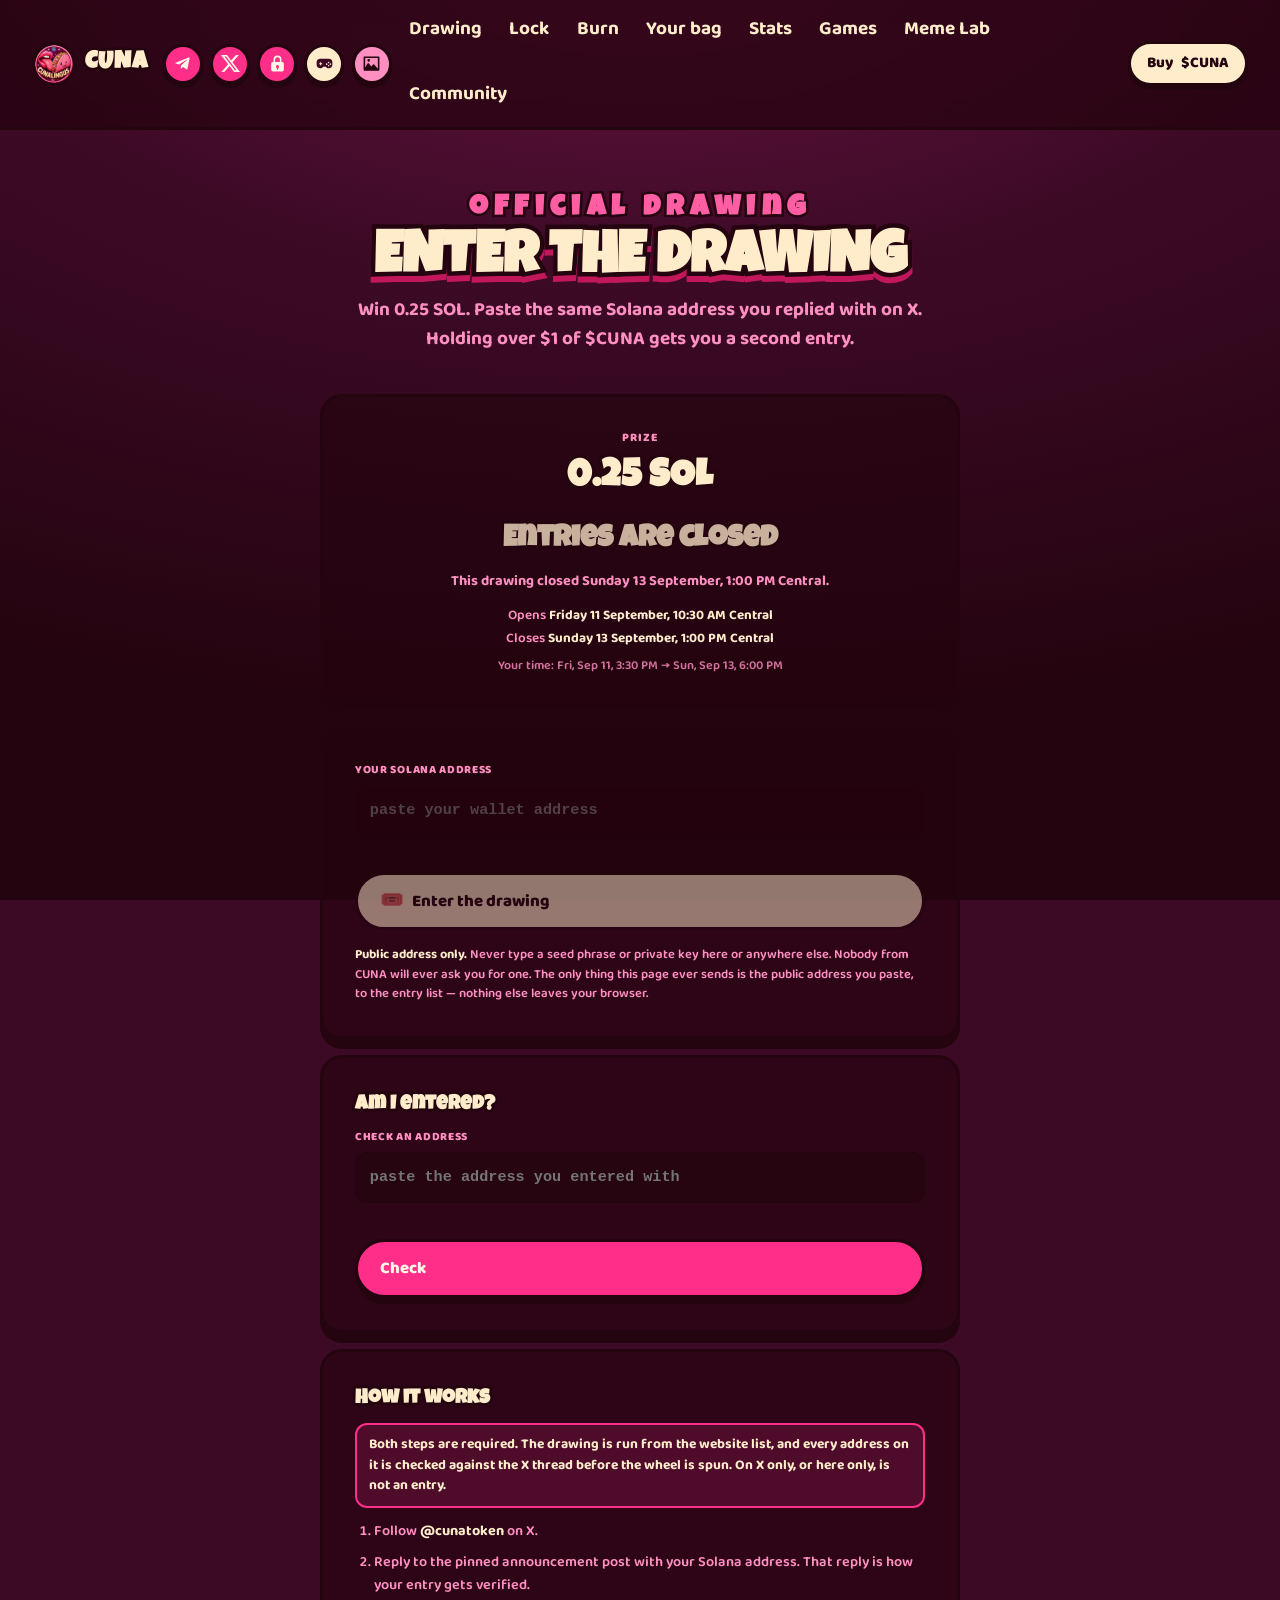
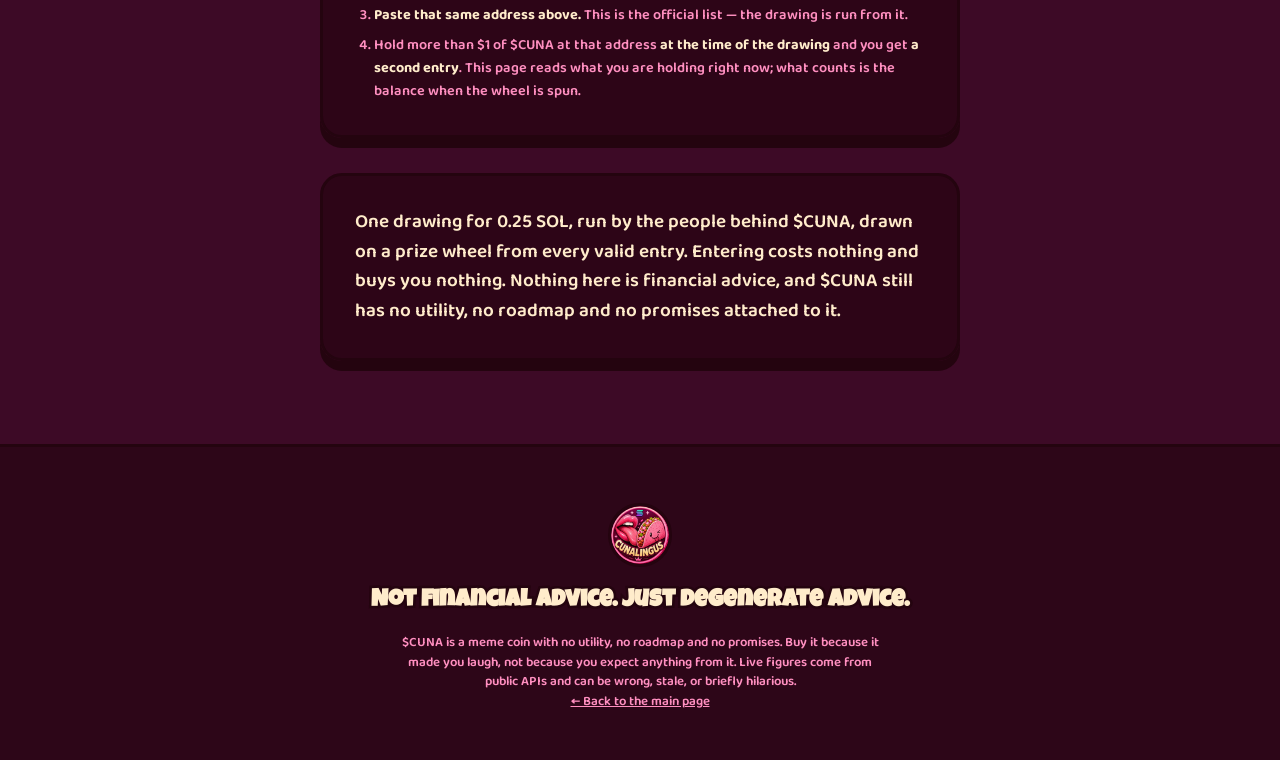
<file: draw.html>
<!doctype html>
<html lang="en">
<head>
<meta charset="utf-8">
<meta name="viewport" content="width=device-width, initial-scale=1, viewport-fit=cover">
<title>CUNA Drawing — enter your address</title>
<meta name="description" content="Paste your Solana address to enter the current $CUNA drawing. Open Friday 11 September 10:30 AM Central until Sunday 13 September 1:00 PM Central.">
<meta name="theme-color" content="#3D0A26">
<link rel="icon" href="assets/logo.jpg">
<link rel="apple-touch-icon" href="assets/logo.jpg">

<link rel="canonical" href="https://cunatoken.com/draw.html">
<meta property="og:type" content="website">
<meta property="og:url" content="https://cunatoken.com/draw.html">
<meta property="og:site_name" content="CUNALINGUS">
<meta property="og:title" content="CUNA Drawing">
<meta property="og:description" content="Paste your Solana address to enter. Holding over $1 of $CUNA gets you a second entry.">
<meta property="og:image" content="https://arweave.net/pFKl2kLMwya7ULAUtgBTYExz-3yHM4c3gc5eGmvWkVY">
<meta name="twitter:card" content="summary_large_image">
<meta name="twitter:title" content="CUNA Drawing">
<meta name="twitter:description" content="Paste your Solana address to enter. Holding over $1 of $CUNA gets you a second entry.">
<meta name="twitter:image" content="https://arweave.net/pFKl2kLMwya7ULAUtgBTYExz-3yHM4c3gc5eGmvWkVY">

<link rel="preconnect" href="https://fonts.googleapis.com">
<link rel="preconnect" href="https://fonts.gstatic.com" crossorigin>
<link href="https://fonts.googleapis.com/css2?family=Luckiest+Guy&family=Baloo+2:wght@500;600;700;800&display=swap" rel="stylesheet">
<link rel="stylesheet" href="assets/styles.css">
<link rel="stylesheet" href="assets/draw.css">

</head>
<body>

<a class="skip" href="#main">Skip to content</a>

<div class="bg" aria-hidden="true"
     style="background:radial-gradient(120% 90% at 50% -10%, var(--plum-3), var(--plum) 45%, var(--ink));"></div>

<header class="nav">
  <a class="nav-brand" href="index.html">
    <img src="assets/logo.jpg" alt="" width="44" height="44">
    <span>CUNA</span>
  </a>
  <div class="nav-social" data-nav-social>
    <a class="social-btn" data-social="telegram" href="https://t.me/cunaonsol"
       target="_blank" rel="noopener" aria-label="$CUNA on Telegram">
      <svg viewBox="0 0 24 24" aria-hidden="true" focusable="false"><path d="M9.78 18.65l.28-4.23 7.68-6.92c.34-.31-.07-.46-.52-.19L7.74 13.3 3.64 12c-.88-.25-.89-.86.2-1.3l15.97-6.16c.73-.33 1.43.18 1.15 1.3l-2.72 12.81c-.19.91-.74 1.13-1.5.71L12.6 16.3l-1.99 1.93c-.23.23-.42.42-.83.42z"/></svg>
    </a>
    <a class="social-btn" data-social="x" href="https://x.com/cunatoken"
       target="_blank" rel="noopener" aria-label="$CUNA on X">
      <svg viewBox="0 0 24 24" aria-hidden="true" focusable="false"><path d="M18.901 1.153h3.68l-8.04 9.19L24 22.846h-7.406l-5.8-7.584-6.638 7.584H.474l8.6-9.83L0 1.154h7.594l5.243 6.932ZM17.61 20.644h2.039L6.486 3.24H4.298Z"/></svg>
    </a>
    <a class="social-btn social-lock" data-nav-lock href="https://lock.cunatoken.com"
       target="_blank" rel="noopener" aria-label="Lock and earn more $CUNA">
      <svg viewBox="0 0 24 24" aria-hidden="true" focusable="false"><path d="M12 2a5 5 0 0 0-5 5v3H6a2 2 0 0 0-2 2v8a2 2 0 0 0 2 2h12a2 2 0 0 0 2-2v-8a2 2 0 0 0-2-2h-1V7a5 5 0 0 0-5-5Zm-3 5a3 3 0 0 1 6 0v3H9V7Zm3 7a2 2 0 0 1 1 3.7V19a1 1 0 0 1-2 0v-1.3A2 2 0 0 1 12 14Z"/></svg>
    </a>
    <a class="social-btn social-play" data-nav-play href="games.html"
       aria-label="Play the $CUNA games">
      <svg viewBox="0 0 24 24" aria-hidden="true" focusable="false"><path d="M17 6H7a5 5 0 0 0-5 5v2a5 5 0 0 0 5 5c1.4 0 2-.6 2.7-1.3l.6-.7h3.4l.6.7c.7.7 1.3 1.3 2.7 1.3a5 5 0 0 0 5-5v-2a5 5 0 0 0-5-5ZM9 13H7.8v1.2H6.5V13H5.3v-1.3h1.2v-1.2h1.3v1.2H9V13Zm5.8.8a1 1 0 1 1 0-2 1 1 0 0 1 0 2Zm2.4 2a1 1 0 1 1 0-2 1 1 0 0 1 0 2Zm0-4a1 1 0 1 1 0-2 1 1 0 0 1 0 2Zm2.3 2a1 1 0 1 1 0-2 1 1 0 0 1 0 2Z"/></svg>
    </a>
    <a class="social-btn social-meme" data-nav-meme href="meme.html"
       aria-label="Make a $CUNA meme">
      <svg viewBox="0 0 24 24" aria-hidden="true" focusable="false"><path d="M21 3H3a1 1 0 0 0-1 1v16a1 1 0 0 0 1 1h18a1 1 0 0 0 1-1V4a1 1 0 0 0-1-1Zm-1 15.6-4.6-5.3a1 1 0 0 0-1.5 0l-2.2 2.5-3.1-3.9a1 1 0 0 0-1.6 0L4 17.2V5h16v13.6ZM8.5 9.7a1.7 1.7 0 1 1 0-3.4 1.7 1.7 0 0 1 0 3.4Z"/></svg>
    </a>
  </div>
  <nav class="nav-links" aria-label="Sections">
    <a href="draw.html" aria-current="page">Drawing</a>
    <a href="index.html#lock">Lock</a>
    <a href="index.html#burn">Burn</a>
    <a href="index.html#bag">Your bag</a>
    <a href="index.html#stats">Stats</a>
    <a href="games.html">Games</a>
    <a href="meme.html">Meme Lab</a>
    <a href="index.html#community">Community</a>
  </nav>
  <a class="btn btn-buy btn-sm" href="buy.html">Buy <span class="nav-buy-ticker">$CUNA</span></a>
</header>

<main id="main">
  <section class="section">

    <div class="section-head">
      <p class="hero-kicker">official drawing</p>
      <h1 class="section-title">ENTER THE DRAWING</h1>
      <p class="section-sub">Win <b>0.25 SOL</b>. Paste the same Solana address you replied with on X. Holding over $1 of $CUNA gets you a second entry.</p>
    </div>

    <div class="dr-wrap">

      <div class="card dr-state" id="dr-state" data-phase="open">
        <p class="dr-prize">Prize <b>0.25 SOL</b></p>
        <strong class="dr-status" id="dr-status">—</strong>
        <p class="dr-sub" id="dr-sub"></p>
        <p class="dr-window">
          Opens <b id="dr-opens">—</b><br>
          Closes <b id="dr-closes">—</b>
        </p>
        <p class="dr-local" id="dr-local"></p>
      </div>

      <div class="card dr-form">
        <label class="dr-field" for="dr-address">
          <span>Your Solana address</span>
          <input id="dr-address" type="text" inputmode="text" spellcheck="false"
                 autocomplete="off" autocapitalize="off"
                 placeholder="paste your wallet address" maxlength="64">
        </label>
        <p class="dr-msg" id="dr-msg" role="status" aria-live="polite"></p>
        <button class="btn btn-buy dr-go" type="button" id="dr-go">
          <span class="btn-emoji" aria-hidden="true">🎟️</span> Enter the drawing
        </button>

        <p class="dr-warn">
          <b>Public address only.</b> Never type a seed phrase or private key here or anywhere else.
          Nobody from CUNA will ever ask you for one. The only thing this page ever sends is the
          public address you paste, to the entry list — nothing else leaves your browser.
        </p>
      </div>

      <div class="card dr-lookup">
        <h2 class="dr-rules-title">Am I entered?</h2>
        <label class="dr-field" for="dr-check-addr">
          <span>Check an address</span>
          <input id="dr-check-addr" type="text" inputmode="text" spellcheck="false"
                 autocomplete="off" autocapitalize="off"
                 placeholder="paste the address you entered with" maxlength="64">
        </label>
        <p class="dr-msg" id="dr-check-msg" role="status" aria-live="polite"></p>
        <button class="btn btn-ghost dr-go" type="button" id="dr-check-go">Check</button>
      </div>

      <div class="card dr-bonus" id="dr-bonus" hidden>
        <p id="dr-bonus-text"></p>
      </div>

      <div class="card dr-out" id="dr-out" hidden>
        <h2 class="dr-out-title">You're in</h2>
        <p>Recorded on the official list:</p>
        <p class="dr-addr" id="dr-out-addr"></p>
        <p class="dr-check">Read it back against your wallet, and against the address you replied with
          on X — they have to match. A Solana address carries no checksum, so a mistyped one can still
          be a perfectly valid address; no site can tell the difference, and the prize would go to a
          wallet nobody holds.</p>
      </div>

      <div class="card dr-rules">
        <h2 class="dr-rules-title">How it works</h2>
        <p class="dr-both"><b>Both steps are required.</b> The drawing is run from the website list,
          and every address on it is checked against the X thread before the wheel is spun. On X only,
          or here only, is not an entry.</p>
        <ol>
          <li>Follow <b>@cunatoken</b> on X.</li>
          <li>Reply to the pinned announcement post with your Solana address. That reply is how your
            entry gets verified.</li>
          <li><b>Paste that same address above.</b> This is the official list — the drawing is run
            from it.</li>
          <li>Hold more than $1 of $CUNA at that address <b>at the time of the drawing</b> and you get
            <b>a second entry</b>. This page reads what you are holding right now; what counts is the
            balance when the wheel is spun.</li>
        </ol>
        <p class="dr-registry-note" id="dr-registry-note" hidden>
          <b>Heads up:</b> the website list is not switched on yet, so this page cannot record your
          address right now. Reply on the X thread anyway — that reply is timestamped and nothing is
          lost — and come back here once it is live.
        </p>
      </div>

      <p class="card cg-fineprint">One drawing for 0.25 SOL, run by the people behind $CUNA, drawn on a
        prize wheel from every valid entry. Entering costs nothing and buys you nothing. Nothing here
        is financial advice, and $CUNA still has no utility, no roadmap and no promises attached to it.</p>

    </div>

  </section>
</main>

<footer class="footer">
  <img src="assets/logo.jpg" alt="" width="64" height="64" class="footer-mark">
  <p class="footer-line">Not financial advice. Just degenerate advice.</p>
  <p class="footer-fine">$CUNA is a meme coin with no utility, no roadmap and no promises. Buy it because it made you laugh, not because you expect anything from it. Live figures come from public APIs and can be wrong, stale, or briefly hilarious.</p>
  <p class="footer-fine"><a href="index.html">← Back to the main page</a></p>
</footer>

<script src="assets/draw.js"></script>
</body>
</html>
</file>
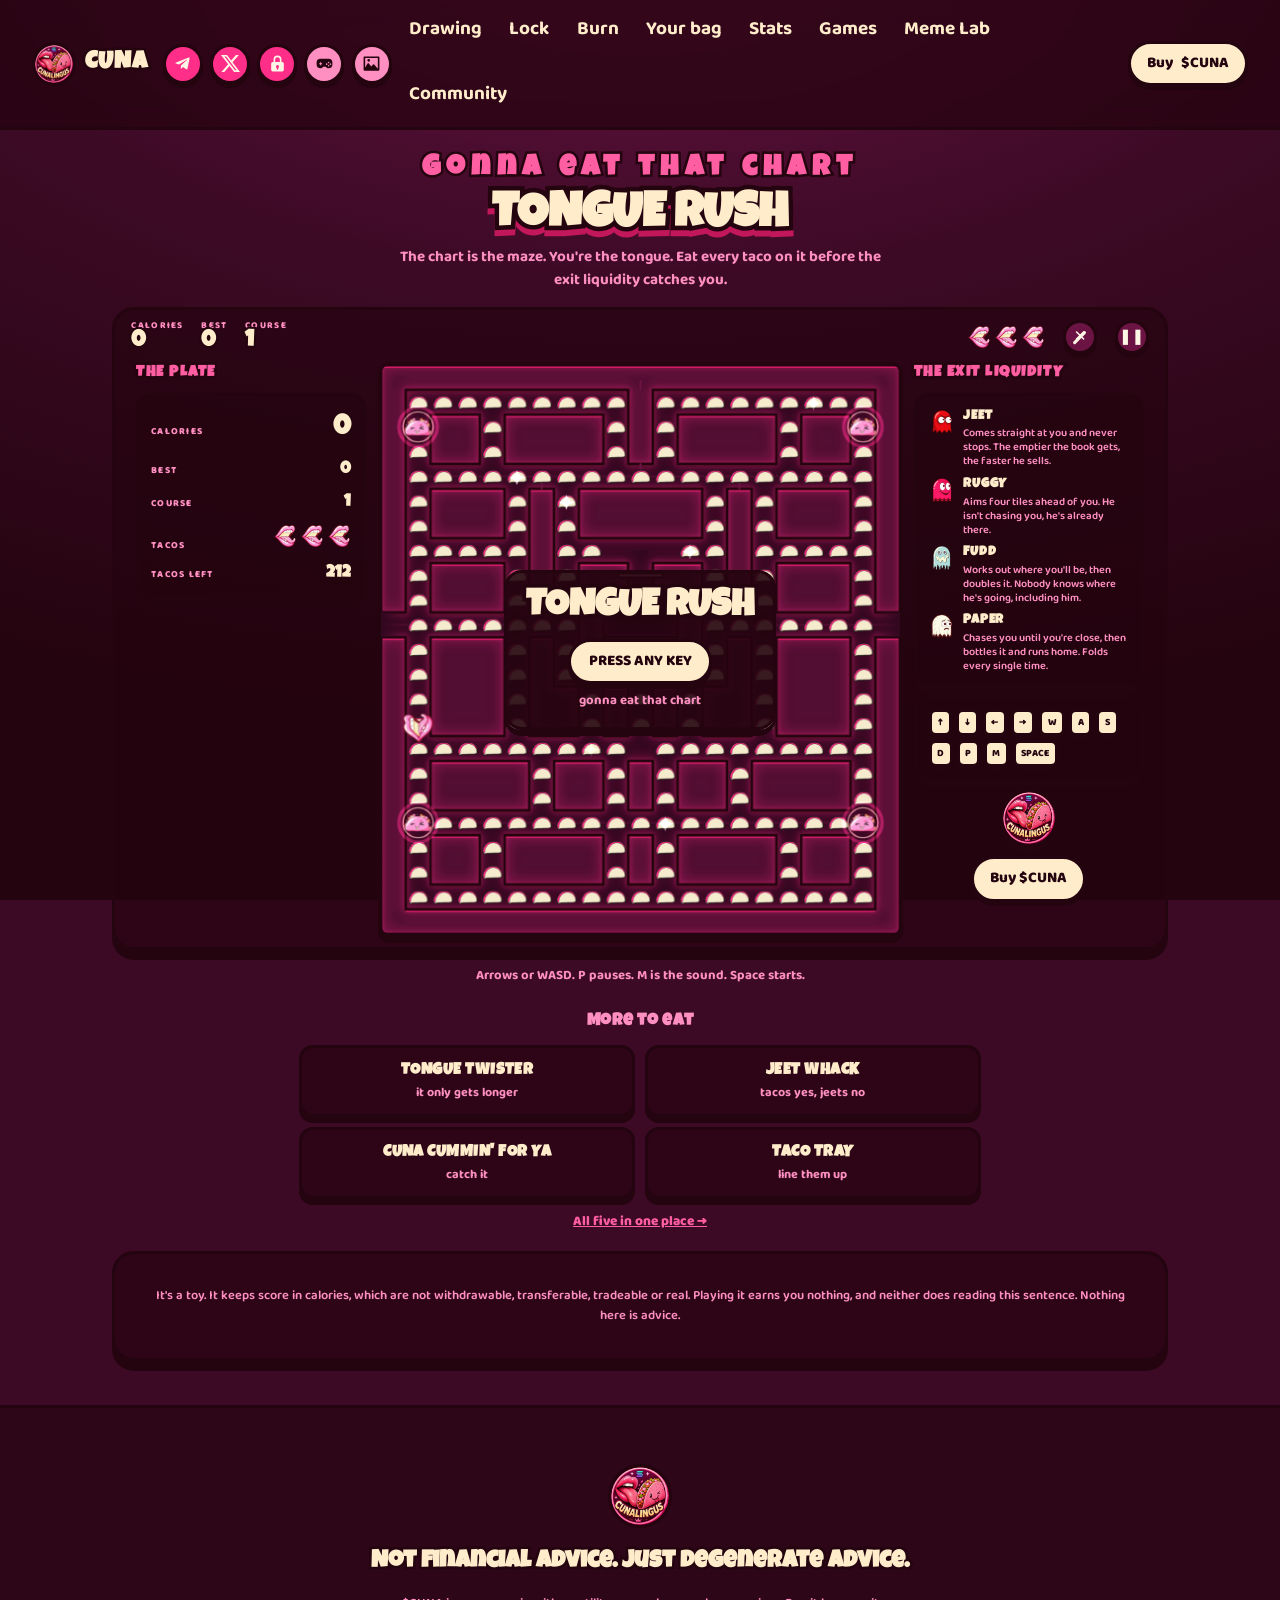
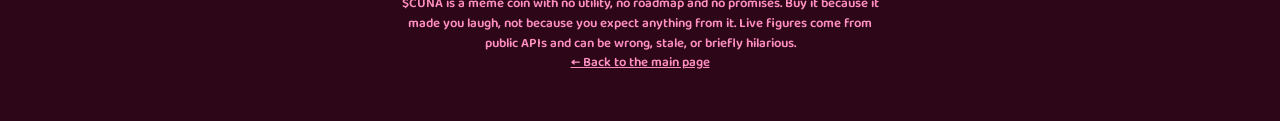
<file: game.html>
<!doctype html>
<html lang="en">
<head>
<meta charset="utf-8">
<meta name="viewport" content="width=device-width, initial-scale=1, viewport-fit=cover">
<title>TONGUE RUSH — the $CUNA chart-eating game</title>
<meta name="description" content="TONGUE RUSH: a little maze game where you are the $CUNA tongue and the chart is dinner. Plays in the browser, on a phone or a keyboard, and pays out in calories.">
<meta name="theme-color" content="#3D0A26">
<link rel="icon" href="assets/logo.jpg">
<link rel="apple-touch-icon" href="assets/logo.jpg">

<link rel="canonical" href="https://cunatoken.com/game.html">
<meta property="og:type" content="website">
<meta property="og:url" content="https://cunatoken.com/game.html">
<meta property="og:site_name" content="CUNALINGUS">
<meta property="og:title" content="TONGUE RUSH">
<meta property="og:description" content="The chart is the maze. You're the tongue. Eat every taco.">
<meta property="og:image" content="https://arweave.net/pFKl2kLMwya7ULAUtgBTYExz-3yHM4c3gc5eGmvWkVY">
<meta name="twitter:card" content="summary_large_image">
<meta name="twitter:title" content="TONGUE RUSH">
<meta name="twitter:description" content="The chart is the maze. You're the tongue. Eat every taco.">
<meta name="twitter:image" content="https://arweave.net/pFKl2kLMwya7ULAUtgBTYExz-3yHM4c3gc5eGmvWkVY">

<link rel="preconnect" href="https://fonts.googleapis.com">
<link rel="preconnect" href="https://fonts.gstatic.com" crossorigin>
<link href="https://fonts.googleapis.com/css2?family=Luckiest+Guy&family=Baloo+2:wght@500;600;700;800&display=swap" rel="stylesheet">
<link rel="stylesheet" href="assets/styles.css">
<link rel="stylesheet" href="assets/game.css">

</head>
<body>

<a class="skip" href="#main">Skip to content</a>

<div class="bg" aria-hidden="true"
     style="background:radial-gradient(120% 90% at 50% -10%, var(--plum-3), var(--plum) 45%, var(--ink));"></div>

<header class="nav">
  <a class="nav-brand" href="index.html">
    <img src="assets/logo.jpg" alt="" width="44" height="44">
    <span>CUNA</span>
  </a>
  <div class="nav-social" data-nav-social>
    <a class="social-btn" data-social="telegram" href="https://t.me/cunaonsol"
       target="_blank" rel="noopener" aria-label="$CUNA on Telegram">
      <svg viewBox="0 0 24 24" aria-hidden="true" focusable="false"><path d="M9.78 18.65l.28-4.23 7.68-6.92c.34-.31-.07-.46-.52-.19L7.74 13.3 3.64 12c-.88-.25-.89-.86.2-1.3l15.97-6.16c.73-.33 1.43.18 1.15 1.3l-2.72 12.81c-.19.91-.74 1.13-1.5.71L12.6 16.3l-1.99 1.93c-.23.23-.42.42-.83.42z"/></svg>
    </a>
    <a class="social-btn" data-social="x" href="https://x.com/cunatoken"
       target="_blank" rel="noopener" aria-label="$CUNA on X">
      <svg viewBox="0 0 24 24" aria-hidden="true" focusable="false"><path d="M18.901 1.153h3.68l-8.04 9.19L24 22.846h-7.406l-5.8-7.584-6.638 7.584H.474l8.6-9.83L0 1.154h7.594l5.243 6.932ZM17.61 20.644h2.039L6.486 3.24H4.298Z"/></svg>
    </a>
    <a class="social-btn social-lock" data-nav-lock href="https://lock.cunatoken.com"
       target="_blank" rel="noopener" aria-label="Lock and earn more $CUNA">
      <svg viewBox="0 0 24 24" aria-hidden="true" focusable="false"><path d="M12 2a5 5 0 0 0-5 5v3H6a2 2 0 0 0-2 2v8a2 2 0 0 0 2 2h12a2 2 0 0 0 2-2v-8a2 2 0 0 0-2-2h-1V7a5 5 0 0 0-5-5Zm-3 5a3 3 0 0 1 6 0v3H9V7Zm3 7a2 2 0 0 1 1 3.7V19a1 1 0 0 1-2 0v-1.3A2 2 0 0 1 12 14Z"/></svg>
    </a>
    <a class="social-btn social-play" data-nav-play href="games.html"
       aria-current="page" aria-label="Play the $CUNA games">
      <svg viewBox="0 0 24 24" aria-hidden="true" focusable="false"><path d="M17 6H7a5 5 0 0 0-5 5v2a5 5 0 0 0 5 5c1.4 0 2-.6 2.7-1.3l.6-.7h3.4l.6.7c.7.7 1.3 1.3 2.7 1.3a5 5 0 0 0 5-5v-2a5 5 0 0 0-5-5ZM9 13H7.8v1.2H6.5V13H5.3v-1.3h1.2v-1.2h1.3v1.2H9V13Zm5.8.8a1 1 0 1 1 0-2 1 1 0 0 1 0 2Zm2.4 2a1 1 0 1 1 0-2 1 1 0 0 1 0 2Zm0-4a1 1 0 1 1 0-2 1 1 0 0 1 0 2Zm2.3 2a1 1 0 1 1 0-2 1 1 0 0 1 0 2Z"/></svg>
    </a>
    <a class="social-btn social-meme" data-nav-meme href="meme.html"
       aria-label="Make a $CUNA meme">
      <svg viewBox="0 0 24 24" aria-hidden="true" focusable="false"><path d="M21 3H3a1 1 0 0 0-1 1v16a1 1 0 0 0 1 1h18a1 1 0 0 0 1-1V4a1 1 0 0 0-1-1Zm-1 15.6-4.6-5.3a1 1 0 0 0-1.5 0l-2.2 2.5-3.1-3.9a1 1 0 0 0-1.6 0L4 17.2V5h16v13.6ZM8.5 9.7a1.7 1.7 0 1 1 0-3.4 1.7 1.7 0 0 1 0 3.4Z"/></svg>
    </a>
  </div>
  <nav class="nav-links" aria-label="Sections">
    <a href="draw.html">Drawing</a>
    <a href="index.html#lock">Lock</a>
    <a href="index.html#burn">Burn</a>
    <a href="index.html#bag">Your bag</a>
    <a href="index.html#stats">Stats</a>
    <a href="games.html">Games</a>
    <a href="meme.html">Meme Lab</a>
    <a href="index.html#community">Community</a>
  </nav>
  <a class="btn btn-buy btn-sm" href="buy.html">Buy <span class="nav-buy-ticker">$CUNA</span></a>
</header>

<main id="main">
  <section class="section">

    <div class="section-head">
      <p class="hero-kicker">gonna eat that chart</p>
      <h1 class="section-title">TONGUE RUSH</h1>
      <p class="section-sub">The chart is the maze. You're the tongue. Eat every taco on it before the exit liquidity catches you.</p>
    </div>

    <section id="cuna-game" class="cg" role="application"
             aria-label="TONGUE RUSH, a maze game" aria-describedby="cg-help" tabindex="0">
      <p id="cg-help" class="cg-sr">TONGUE RUSH is a maze game. You steer a pair of lips with its tongue out around a maze built out of candlesticks, eating every taco while four chasers hunt you. On a phone, drag the on-screen stick; press the empty gutter on the other side and the stick moves there. On a keyboard, use the arrow keys or W A S D. P pauses, M toggles sound, and Space starts or restarts. It is a toy and it awards nothing but calories, which are not real.</p>
      <span class="cg-probe" id="cg-probe" aria-hidden="true"></span>

      <div class="cg-hud" id="cg-hud">
        <div class="cg-stat"><span>Calories</span><strong id="cg-score">0</strong></div>
        <div class="cg-stat"><span>Best</span><strong id="cg-best">0</strong></div>
        <div class="cg-stat"><span>Course</span><strong id="cg-course">1</strong></div>
        <div class="cg-lives" id="cg-lives" aria-label="Tacos left"></div>
        <button class="cg-icon is-muted" id="cg-sound" type="button" aria-pressed="false" aria-label="Sound off">♪</button>
        <button class="cg-icon" id="cg-pause" type="button" aria-label="Pause">❚❚</button>
      </div>

      <div class="cg-field" id="cg-field">
        <canvas id="cg-canvas" aria-hidden="true"></canvas>
        <p class="cg-toast" id="cg-toast" aria-hidden="true"></p>
        <div class="cg-overlay" id="cg-overlay" hidden></div>
      </div>

      <div class="cg-gutter cg-gutter-l" id="cg-gutL">
        <div class="cg-panel">
          <h3>THE PLATE</h3>
          <div class="cg-pcard">
            <div class="cg-prow cg-prow-big"><span>Calories</span><strong id="cg-p-score">0</strong></div>
            <div class="cg-prow"><span>Best</span><strong id="cg-p-best">0</strong></div>
            <div class="cg-prow"><span>Course</span><strong id="cg-p-course">1</strong></div>
            <div class="cg-prow"><span>Tacos</span><span class="cg-lives" id="cg-p-lives"></span></div>
            <div class="cg-prow"><span>Tacos left</span><strong id="cg-p-bids">212</strong></div>
          </div>
        </div>
        <div class="cg-pad" data-side="l" aria-hidden="true">
          <div class="cg-padbtn cg-pu" data-dir="0"></div>
          <div class="cg-padbtn cg-pl" data-dir="1"></div>
          <div class="cg-padbtn cg-pd" data-dir="2"></div>
          <div class="cg-padbtn cg-pr" data-dir="3"></div>
          <div class="cg-padhub"></div>
        </div>
        <div class="cg-stick" data-side="l" aria-hidden="true">
          <div class="cg-ring">
            <i class="cg-chev cg-u"></i><i class="cg-chev cg-r"></i>
            <i class="cg-chev cg-d"></i><i class="cg-chev cg-l"></i>
            <div class="cg-nub"></div>
          </div>
        </div>
      </div>

      <div class="cg-gutter cg-gutter-r" id="cg-gutR">
        <div class="cg-panel">
          <h3>THE EXIT LIQUIDITY</h3>
          <div class="cg-pcard">
            <ul class="cg-legend">
              <li><canvas data-ch="0" aria-hidden="true"></canvas><div><b>JEET</b><p>Comes straight at you and never stops. The emptier the book gets, the faster he sells.</p></div></li>
              <li><canvas data-ch="1" aria-hidden="true"></canvas><div><b>RUGGY</b><p>Aims four tiles ahead of you. He isn't chasing you, he's already there.</p></div></li>
              <li><canvas data-ch="2" aria-hidden="true"></canvas><div><b>FUDD</b><p>Works out where you'll be, then doubles it. Nobody knows where he's going, including him.</p></div></li>
              <li><canvas data-ch="3" aria-hidden="true"></canvas><div><b>PAPER</b><p>Chases you until you're close, then bottles it and runs home. Folds every single time.</p></div></li>
            </ul>
          </div>
          <div class="cg-pcard">
            <div class="cg-keys">
              <kbd class="cg-key">↑</kbd><kbd class="cg-key">↓</kbd><kbd class="cg-key">←</kbd><kbd class="cg-key">→</kbd>
              <kbd class="cg-key">W</kbd><kbd class="cg-key">A</kbd><kbd class="cg-key">S</kbd><kbd class="cg-key">D</kbd>
              <kbd class="cg-key">P</kbd><kbd class="cg-key">M</kbd><kbd class="cg-key">SPACE</kbd>
            </div>
          </div>
          <img class="cg-badge" src="assets/logo.jpg" alt="" width="58" height="58">
          <p style="text-align:center;margin:0"><a class="btn btn-buy btn-sm" href="buy.html">Buy $CUNA</a></p>
        </div>
        <div class="cg-pad" data-side="r" aria-hidden="true">
          <div class="cg-padbtn cg-pu" data-dir="0"></div>
          <div class="cg-padbtn cg-pl" data-dir="1"></div>
          <div class="cg-padbtn cg-pd" data-dir="2"></div>
          <div class="cg-padbtn cg-pr" data-dir="3"></div>
          <div class="cg-padhub"></div>
        </div>
        <div class="cg-stick" data-side="r" aria-hidden="true">
          <div class="cg-ring">
            <i class="cg-chev cg-u"></i><i class="cg-chev cg-r"></i>
            <i class="cg-chev cg-d"></i><i class="cg-chev cg-l"></i>
            <div class="cg-nub"></div>
          </div>
        </div>
      </div>

      <p class="cg-sr" id="cg-live" role="status" aria-live="polite"></p>
    </section>

    <p class="cg-underline" id="cg-hint">Arrows or WASD. P pauses. M is the sound. Space starts.</p>

    <details class="card cg-legend-m">
      <summary>Who's chasing you</summary>
      <ul class="cg-legend">
        <li><b>JEET</b><p>Comes straight at you and never stops. The emptier the book gets, the faster he sells.</p></li>
        <li><b>RUGGY</b><p>Aims four tiles ahead of you. He isn't chasing you, he's already there.</p></li>
        <li><b>FUDD</b><p>Works out where you'll be, then doubles it. Nobody knows where he's going, including him.</p></li>
        <li><b>PAPER</b><p>Chases you until you're close, then bottles it and runs home. Folds every single time.</p></li>
      </ul>
    </details>

    <nav class="cg-more" aria-label="More games">
      <h2>More to eat</h2>
      <div class="cg-moregrid">
        <a class="cg-morecard" href="twister.html"><b>TONGUE TWISTER</b><span>it only gets longer</span></a>
        <a class="cg-morecard" href="whack.html"><b>JEET WHACK</b><span>tacos yes, jeets no</span></a>
        <a class="cg-morecard" href="catcher.html"><b>CUNA CUMMIN' FOR YA</b><span>catch it</span></a>
        <a class="cg-morecard" href="tray.html"><b>TACO TRAY</b><span>line them up</span></a>
      </div>
      <p class="cg-moreall"><a href="games.html">All five in one place &rarr;</a></p>
    </nav>

    <p class="card cg-fineprint">It's a toy. It keeps score in calories, which are not withdrawable, transferable, tradeable or real. Playing it earns you nothing, and neither does reading this sentence. Nothing here is advice.</p>

  </section>
</main>

<footer class="footer">
  <img src="assets/logo.jpg" alt="" width="64" height="64" class="footer-mark">
  <p class="footer-line">Not financial advice. Just degenerate advice.</p>
  <p class="footer-fine">$CUNA is a meme coin with no utility, no roadmap and no promises. Buy it because it made you laugh, not because you expect anything from it. Live figures come from public APIs and can be wrong, stale, or briefly hilarious.</p>
  <p class="footer-fine"><a href="index.html">← Back to the main page</a></p>
</footer>

<script src="assets/controls.js"></script>
<script src="assets/game.js"></script>
<script src="assets/drawbar.js"></script>
</body>
</html>
</file>
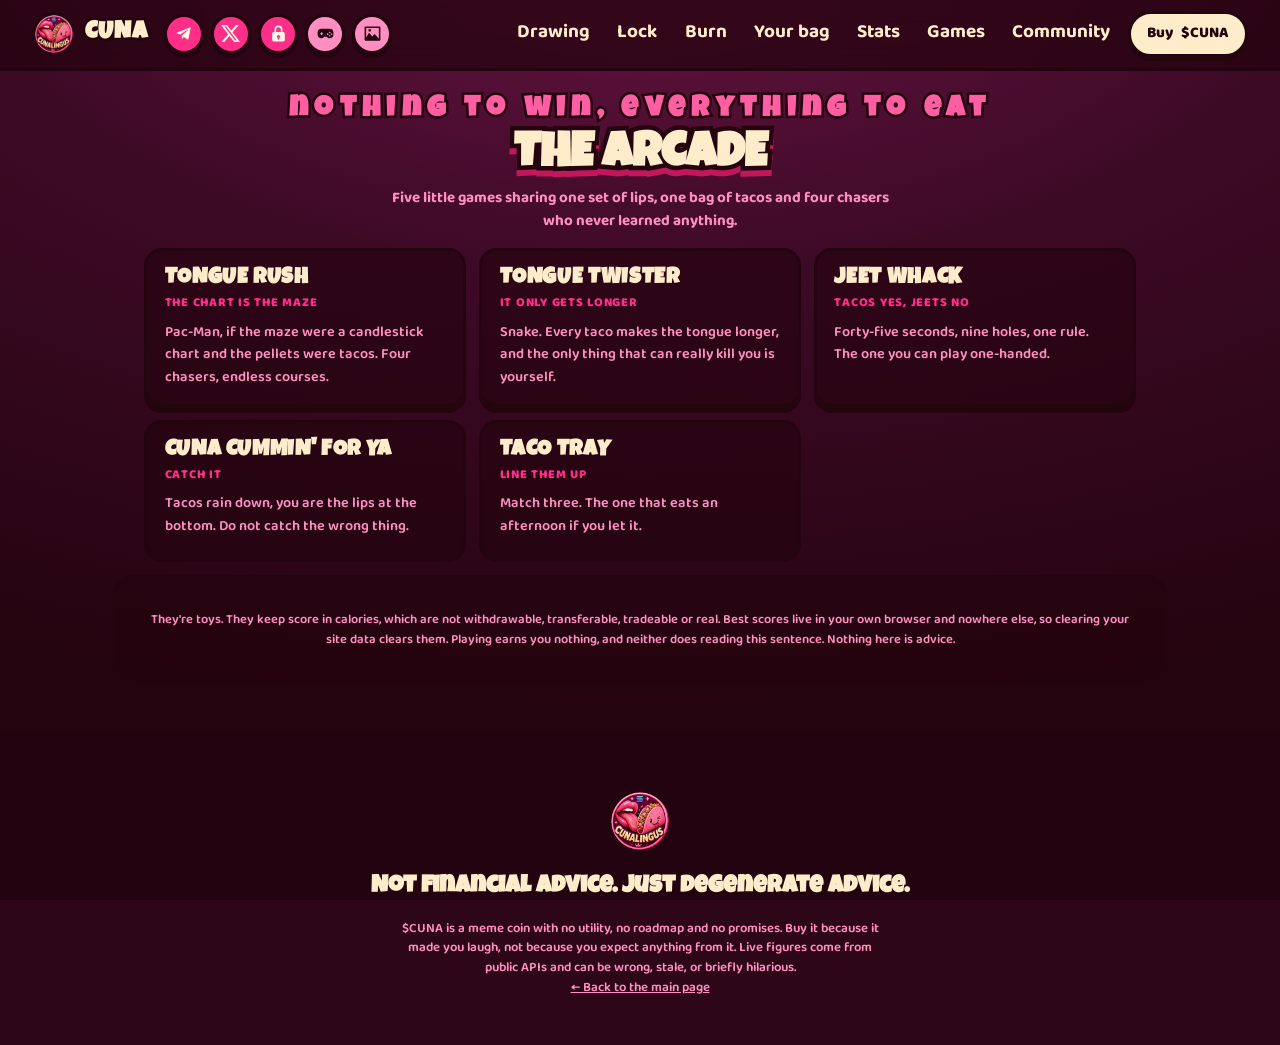
<file: games.html>
<!doctype html>
<html lang="en">
<head>
<meta charset="utf-8">
<meta name="viewport" content="width=device-width, initial-scale=1, viewport-fit=cover">
<title>The $CUNA arcade</title>
<meta name="description" content="Five little browser games built out of the same lips, tongue and tacos. They run on a phone or a keyboard and they award nothing but calories, which are not real.">
<meta name="theme-color" content="#3D0A26">
<link rel="icon" href="assets/logo.jpg">
<link rel="apple-touch-icon" href="assets/logo.jpg">

<link rel="canonical" href="https://cunatoken.com/games.html">
<meta property="og:type" content="website">
<meta property="og:url" content="https://cunatoken.com/games.html">
<meta property="og:site_name" content="CUNALINGUS">
<meta property="og:title" content="The $CUNA arcade">
<meta property="og:description" content="Five little games. Same lips, same tacos, no rewards.">
<meta property="og:image" content="https://arweave.net/pFKl2kLMwya7ULAUtgBTYExz-3yHM4c3gc5eGmvWkVY">
<meta name="twitter:card" content="summary_large_image">
<meta name="twitter:title" content="The $CUNA arcade">
<meta name="twitter:description" content="Five little games. Same lips, same tacos, no rewards.">
<meta name="twitter:image" content="https://arweave.net/pFKl2kLMwya7ULAUtgBTYExz-3yHM4c3gc5eGmvWkVY">

<link rel="preconnect" href="https://fonts.googleapis.com">
<link rel="preconnect" href="https://fonts.gstatic.com" crossorigin>
<link href="https://fonts.googleapis.com/css2?family=Luckiest+Guy&family=Baloo+2:wght@500;600;700;800&display=swap" rel="stylesheet">
<link rel="stylesheet" href="assets/styles.css">
<link rel="stylesheet" href="assets/game.css">

</head>
<body>

<a class="skip" href="#main">Skip to content</a>

<div class="bg" aria-hidden="true"
     style="background:radial-gradient(120% 90% at 50% -10%, var(--plum-3), var(--plum) 45%, var(--ink));"></div>

<header class="nav">
  <a class="nav-brand" href="index.html">
    <img src="assets/logo.jpg" alt="" width="44" height="44">
    <span>CUNA</span>
  </a>
  <div class="nav-social" data-nav-social>
    <a class="social-btn" data-social="telegram" href="https://t.me/cunaonsol"
       target="_blank" rel="noopener" aria-label="$CUNA on Telegram">
      <svg viewBox="0 0 24 24" aria-hidden="true" focusable="false"><path d="M9.78 18.65l.28-4.23 7.68-6.92c.34-.31-.07-.46-.52-.19L7.74 13.3 3.64 12c-.88-.25-.89-.86.2-1.3l15.97-6.16c.73-.33 1.43.18 1.15 1.3l-2.72 12.81c-.19.91-.74 1.13-1.5.71L12.6 16.3l-1.99 1.93c-.23.23-.42.42-.83.42z"/></svg>
    </a>
    <a class="social-btn" data-social="x" href="https://x.com/cunatoken"
       target="_blank" rel="noopener" aria-label="$CUNA on X">
      <svg viewBox="0 0 24 24" aria-hidden="true" focusable="false"><path d="M18.901 1.153h3.68l-8.04 9.19L24 22.846h-7.406l-5.8-7.584-6.638 7.584H.474l8.6-9.83L0 1.154h7.594l5.243 6.932ZM17.61 20.644h2.039L6.486 3.24H4.298Z"/></svg>
    </a>
    <a class="social-btn social-lock" data-nav-lock href="https://lock.cunatoken.com"
       target="_blank" rel="noopener" aria-label="Lock and earn more $CUNA">
      <svg viewBox="0 0 24 24" aria-hidden="true" focusable="false"><path d="M12 2a5 5 0 0 0-5 5v3H6a2 2 0 0 0-2 2v8a2 2 0 0 0 2 2h12a2 2 0 0 0 2-2v-8a2 2 0 0 0-2-2h-1V7a5 5 0 0 0-5-5Zm-3 5a3 3 0 0 1 6 0v3H9V7Zm3 7a2 2 0 0 1 1 3.7V19a1 1 0 0 1-2 0v-1.3A2 2 0 0 1 12 14Z"/></svg>
    </a>
    <a class="social-btn social-play" data-nav-play href="games.html"
       aria-current="page" aria-label="Play the $CUNA games">
      <svg viewBox="0 0 24 24" aria-hidden="true" focusable="false"><path d="M17 6H7a5 5 0 0 0-5 5v2a5 5 0 0 0 5 5c1.4 0 2-.6 2.7-1.3l.6-.7h3.4l.6.7c.7.7 1.3 1.3 2.7 1.3a5 5 0 0 0 5-5v-2a5 5 0 0 0-5-5ZM9 13H7.8v1.2H6.5V13H5.3v-1.3h1.2v-1.2h1.3v1.2H9V13Zm5.8.8a1 1 0 1 1 0-2 1 1 0 0 1 0 2Zm2.4 2a1 1 0 1 1 0-2 1 1 0 0 1 0 2Zm0-4a1 1 0 1 1 0-2 1 1 0 0 1 0 2Zm2.3 2a1 1 0 1 1 0-2 1 1 0 0 1 0 2Z"/></svg>
    </a>
    <a class="social-btn social-meme" data-nav-meme href="meme.html"
       aria-label="Make a $CUNA meme">
      <svg viewBox="0 0 24 24" aria-hidden="true" focusable="false"><path d="M21 3H3a1 1 0 0 0-1 1v16a1 1 0 0 0 1 1h18a1 1 0 0 0 1-1V4a1 1 0 0 0-1-1Zm-1 15.6-4.6-5.3a1 1 0 0 0-1.5 0l-2.2 2.5-3.1-3.9a1 1 0 0 0-1.6 0L4 17.2V5h16v13.6ZM8.5 9.7a1.7 1.7 0 1 1 0-3.4 1.7 1.7 0 0 1 0 3.4Z"/></svg>
    </a>
  </div>
  <nav class="nav-links" aria-label="Sections">
    <a href="draw.html">Drawing</a>
    <a href="index.html#lock">Lock</a>
    <a href="index.html#burn">Burn</a>
    <a href="index.html#bag">Your bag</a>
    <a href="index.html#stats">Stats</a>
    <a href="games.html" aria-current="page">Games</a>
    <a href="index.html#community">Community</a>
  </nav>
  <a class="btn btn-buy btn-sm" href="buy.html">Buy <span class="nav-buy-ticker">$CUNA</span></a>
</header>

<main id="main">
  <section class="section">

    <div class="section-head">
      <p class="hero-kicker">nothing to win, everything to eat</p>
      <h1 class="section-title">THE ARCADE</h1>
      <p class="section-sub">Five little games sharing one set of lips, one bag of tacos and four chasers who never learned anything.</p>
    </div>

    <nav class="arc-grid" aria-label="Games">
        <a class="arc-card" href="game.html">
          <b>TONGUE RUSH</b>
          <i>the chart is the maze</i>
          <p>Pac-Man, if the maze were a candlestick chart and the pellets were tacos. Four chasers, endless courses.</p>
        </a>
        <a class="arc-card" href="twister.html">
          <b>TONGUE TWISTER</b>
          <i>it only gets longer</i>
          <p>Snake. Every taco makes the tongue longer, and the only thing that can really kill you is yourself.</p>
        </a>
        <a class="arc-card" href="whack.html">
          <b>JEET WHACK</b>
          <i>tacos yes, jeets no</i>
          <p>Forty-five seconds, nine holes, one rule. The one you can play one-handed.</p>
        </a>
        <a class="arc-card" href="catcher.html">
          <b>CUNA CUMMIN' FOR YA</b>
          <i>catch it</i>
          <p>Tacos rain down, you are the lips at the bottom. Do not catch the wrong thing.</p>
        </a>
        <a class="arc-card" href="tray.html">
          <b>TACO TRAY</b>
          <i>line them up</i>
          <p>Match three. The one that eats an afternoon if you let it.</p>
        </a>
    </nav>

    <p class="card cg-fineprint">They're toys. They keep score in calories, which are not withdrawable, transferable, tradeable or real. Best scores live in your own browser and nowhere else, so clearing your site data clears them. Playing earns you nothing, and neither does reading this sentence. Nothing here is advice.</p>

  </section>
</main>

<footer class="footer">
  <img src="assets/logo.jpg" alt="" width="64" height="64" class="footer-mark">
  <p class="footer-line">Not financial advice. Just degenerate advice.</p>
  <p class="footer-fine">$CUNA is a meme coin with no utility, no roadmap and no promises. Buy it because it made you laugh, not because you expect anything from it. Live figures come from public APIs and can be wrong, stale, or briefly hilarious.</p>
  <p class="footer-fine"><a href="index.html">← Back to the main page</a></p>
</footer>

<script src="assets/drawbar.js"></script>
</body>
</html>
</file>
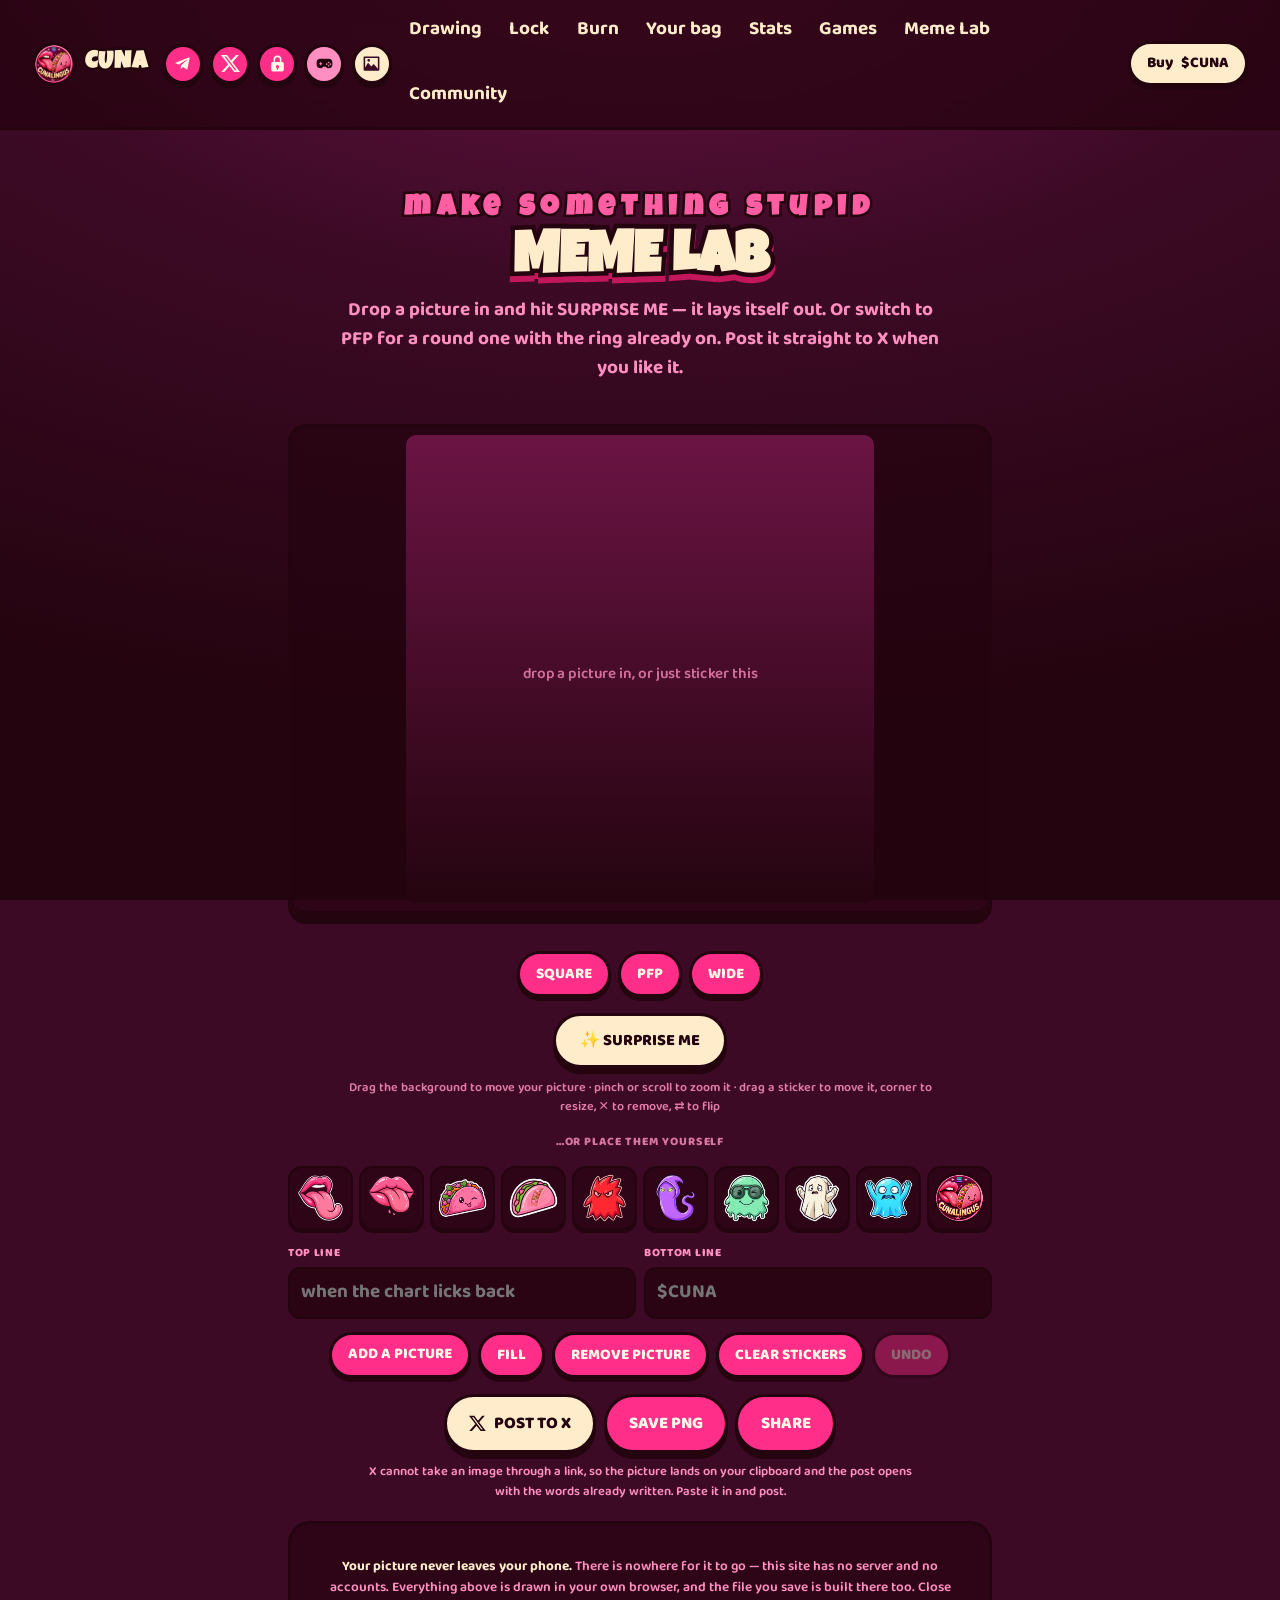
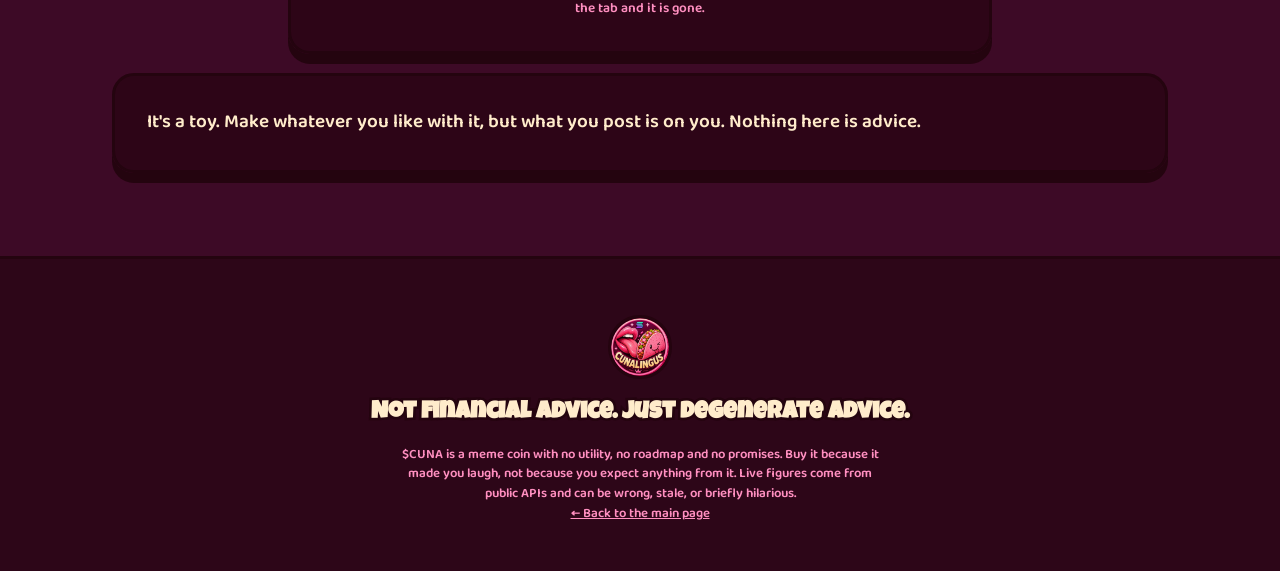
<file: meme.html>
<!doctype html>
<html lang="en">
<head>
<meta charset="utf-8">
<meta name="viewport" content="width=device-width, initial-scale=1, viewport-fit=cover">
<title>CUNA Meme Lab</title>
<meta name="description" content="Sticker your own picture with the $CUNA lips, tongue and tacos, or make a round PFP. Runs entirely in your browser — your photo never leaves your phone.">
<meta name="theme-color" content="#3D0A26">
<link rel="icon" href="assets/logo.jpg">
<link rel="apple-touch-icon" href="assets/logo.jpg">

<link rel="canonical" href="https://cunatoken.com/meme.html">
<meta property="og:type" content="website">
<meta property="og:url" content="https://cunatoken.com/meme.html">
<meta property="og:site_name" content="CUNALINGUS">
<meta property="og:title" content="CUNA Meme Lab">
<meta property="og:description" content="Sticker your picture. Make a PFP. Post it. Nothing leaves your browser.">
<meta property="og:image" content="https://arweave.net/pFKl2kLMwya7ULAUtgBTYExz-3yHM4c3gc5eGmvWkVY">
<meta name="twitter:card" content="summary_large_image">
<meta name="twitter:title" content="CUNA Meme Lab">
<meta name="twitter:description" content="Sticker your picture. Make a PFP. Post it. Nothing leaves your browser.">
<meta name="twitter:image" content="https://arweave.net/pFKl2kLMwya7ULAUtgBTYExz-3yHM4c3gc5eGmvWkVY">

<link rel="preconnect" href="https://fonts.googleapis.com">
<link rel="preconnect" href="https://fonts.gstatic.com" crossorigin>
<link href="https://fonts.googleapis.com/css2?family=Luckiest+Guy&family=Baloo+2:wght@500;600;700;800&display=swap" rel="stylesheet">
<link rel="stylesheet" href="assets/styles.css">
<link rel="stylesheet" href="assets/meme.css">

</head>
<body>

<a class="skip" href="#main">Skip to content</a>

<div class="bg" aria-hidden="true"
     style="background:radial-gradient(120% 90% at 50% -10%, var(--plum-3), var(--plum) 45%, var(--ink));"></div>

<header class="nav">
  <a class="nav-brand" href="index.html">
    <img src="assets/logo.jpg" alt="" width="44" height="44">
    <span>CUNA</span>
  </a>
  <div class="nav-social" data-nav-social>
    <a class="social-btn" data-social="telegram" href="https://t.me/cunaonsol"
       target="_blank" rel="noopener" aria-label="$CUNA on Telegram">
      <svg viewBox="0 0 24 24" aria-hidden="true" focusable="false"><path d="M9.78 18.65l.28-4.23 7.68-6.92c.34-.31-.07-.46-.52-.19L7.74 13.3 3.64 12c-.88-.25-.89-.86.2-1.3l15.97-6.16c.73-.33 1.43.18 1.15 1.3l-2.72 12.81c-.19.91-.74 1.13-1.5.71L12.6 16.3l-1.99 1.93c-.23.23-.42.42-.83.42z"/></svg>
    </a>
    <a class="social-btn" data-social="x" href="https://x.com/cunatoken"
       target="_blank" rel="noopener" aria-label="$CUNA on X">
      <svg viewBox="0 0 24 24" aria-hidden="true" focusable="false"><path d="M18.901 1.153h3.68l-8.04 9.19L24 22.846h-7.406l-5.8-7.584-6.638 7.584H.474l8.6-9.83L0 1.154h7.594l5.243 6.932ZM17.61 20.644h2.039L6.486 3.24H4.298Z"/></svg>
    </a>
    <a class="social-btn social-lock" data-nav-lock href="https://lock.cunatoken.com"
       target="_blank" rel="noopener" aria-label="Lock and earn more $CUNA">
      <svg viewBox="0 0 24 24" aria-hidden="true" focusable="false"><path d="M12 2a5 5 0 0 0-5 5v3H6a2 2 0 0 0-2 2v8a2 2 0 0 0 2 2h12a2 2 0 0 0 2-2v-8a2 2 0 0 0-2-2h-1V7a5 5 0 0 0-5-5Zm-3 5a3 3 0 0 1 6 0v3H9V7Zm3 7a2 2 0 0 1 1 3.7V19a1 1 0 0 1-2 0v-1.3A2 2 0 0 1 12 14Z"/></svg>
    </a>
    <a class="social-btn social-play" data-nav-play href="games.html"
       aria-current="page" aria-label="Play the $CUNA games">
      <svg viewBox="0 0 24 24" aria-hidden="true" focusable="false"><path d="M17 6H7a5 5 0 0 0-5 5v2a5 5 0 0 0 5 5c1.4 0 2-.6 2.7-1.3l.6-.7h3.4l.6.7c.7.7 1.3 1.3 2.7 1.3a5 5 0 0 0 5-5v-2a5 5 0 0 0-5-5ZM9 13H7.8v1.2H6.5V13H5.3v-1.3h1.2v-1.2h1.3v1.2H9V13Zm5.8.8a1 1 0 1 1 0-2 1 1 0 0 1 0 2Zm2.4 2a1 1 0 1 1 0-2 1 1 0 0 1 0 2Zm0-4a1 1 0 1 1 0-2 1 1 0 0 1 0 2Zm2.3 2a1 1 0 1 1 0-2 1 1 0 0 1 0 2Z"/></svg>
    </a>
    <a class="social-btn social-meme" data-nav-meme href="meme.html"
       aria-current="page" aria-label="Make a $CUNA meme">
      <svg viewBox="0 0 24 24" aria-hidden="true" focusable="false"><path d="M21 3H3a1 1 0 0 0-1 1v16a1 1 0 0 0 1 1h18a1 1 0 0 0 1-1V4a1 1 0 0 0-1-1Zm-1 15.6-4.6-5.3a1 1 0 0 0-1.5 0l-2.2 2.5-3.1-3.9a1 1 0 0 0-1.6 0L4 17.2V5h16v13.6ZM8.5 9.7a1.7 1.7 0 1 1 0-3.4 1.7 1.7 0 0 1 0 3.4Z"/></svg>
    </a>
  </div>
  <nav class="nav-links" aria-label="Sections">
    <a href="draw.html">Drawing</a>
    <a href="index.html#lock">Lock</a>
    <a href="index.html#burn">Burn</a>
    <a href="index.html#bag">Your bag</a>
    <a href="index.html#stats">Stats</a>
    <a href="games.html">Games</a>
    <a href="meme.html">Meme Lab</a>
    <a href="index.html#community">Community</a>
  </nav>
  <a class="btn btn-buy btn-sm" href="buy.html">Buy <span class="nav-buy-ticker">$CUNA</span></a>
</header>

<main id="main">
  <section class="section">

    <div class="section-head">
      <p class="hero-kicker">make something stupid</p>
      <h1 class="section-title">MEME LAB</h1>
      <p class="section-sub">Drop a picture in and hit SURPRISE ME — it lays itself out. Or switch to PFP for a round one with the ring already on. Post it straight to X when you like it.</p>
    </div>

    <div class="ml-wrap">

      <div class="ml-stage" id="ml-stage">
        <canvas id="ml-canvas" aria-label="Meme preview"></canvas>
      </div>

      <p class="ml-hint" id="ml-hint" role="status" aria-live="polite"></p>

      <div class="ml-modes" role="group" aria-label="Output size">
        <button class="btn btn-ghost btn-sm" type="button" data-ml="mode" data-mode="square" aria-pressed="true">SQUARE</button>
        <button class="btn btn-ghost btn-sm" type="button" data-ml="mode" data-mode="pfp" aria-pressed="false">PFP</button>
        <button class="btn btn-ghost btn-sm" type="button" data-ml="mode" data-mode="wide" aria-pressed="false">WIDE</button>
      </div>

      <div class="ml-row ml-auto">
        <button class="btn btn-buy" type="button" data-ml="auto">✨ SURPRISE ME</button>
        <button class="btn btn-ghost btn-sm" type="button" data-ml="ring" aria-pressed="true" hidden>RING ON</button>
      </div>

      <div class="ml-photo" id="ml-photo" hidden>
        <label class="ml-zoom">
          <span>Zoom the picture</span>
          <input id="ml-zoom" type="range" min="35" max="400" value="100" step="1"
                 aria-label="Zoom the picture">
        </label>
        <button class="btn btn-ghost btn-sm" type="button" data-ml="recenter">RECENTER</button>
      </div>

      <p class="ml-help">Drag the background to move your picture · pinch or scroll to zoom it · drag a sticker to move it, corner to resize, ✕ to remove, ⇄ to flip</p>

      <p class="ml-sub">…or place them yourself</p>
      <div class="ml-palette" id="ml-palette" role="group" aria-label="Stickers"></div>

      <div class="ml-fields">
        <label class="ml-field"><span>Top line</span>
          <input id="ml-top" type="text" maxlength="60" placeholder="when the chart licks back" autocomplete="off"></label>
        <label class="ml-field"><span>Bottom line</span>
          <input id="ml-bottom" type="text" maxlength="60" placeholder="$CUNA" autocomplete="off"></label>
      </div>

      <div class="ml-row">
        <label class="btn btn-ghost btn-sm ml-file">
          ADD A PICTURE
          <input id="ml-file" type="file" accept="image/*">
        </label>
        <button class="btn btn-ghost btn-sm" type="button" data-ml="fit">FILL</button>
        <button class="btn btn-ghost btn-sm" type="button" data-ml="drop">REMOVE PICTURE</button>
        <button class="btn btn-ghost btn-sm" type="button" data-ml="clear">CLEAR STICKERS</button>
        <button class="btn btn-ghost btn-sm" type="button" data-ml="undo">UNDO</button>
      </div>

      <div class="ml-row ml-out">
        <button class="btn btn-buy ml-x" type="button" data-ml="x">
          <svg viewBox="0 0 24 24" aria-hidden="true" focusable="false"><path d="M18.901 1.153h3.68l-8.04 9.19L24 22.846h-7.406l-5.8-7.584-6.638 7.584H.474l8.6-9.83L0 1.154h7.594l5.243 6.932ZM17.61 20.644h2.039L6.486 3.24H4.298Z"/></svg>
          POST TO X
        </button>
        <button class="btn btn-ghost" type="button" data-ml="save">SAVE PNG</button>
        <button class="btn btn-ghost" type="button" data-ml="share">SHARE</button>
      </div>
      <div class="card ml-xpanel" id="ml-xpanel" role="status" aria-live="polite" hidden></div>

      <p class="ml-xnote" id="ml-xnote">On a phone the picture goes straight to X through the share sheet. On a desktop, X can't take an image through a link — so it lands on your clipboard and the post opens with the words already written. Paste, post, done.</p>

      <p class="card ml-priv"><b>Your picture never leaves your phone.</b> There is nowhere for it to go — this site has no server and no accounts. Everything above is drawn in your own browser, and the file you save is built there too. Close the tab and it is gone.</p>

    </div>

    <p class="card cg-fineprint">It's a toy. Make whatever you like with it, but what you post is on you. Nothing here is advice.</p>

  </section>
</main>

<footer class="footer">
  <img src="assets/logo.jpg" alt="" width="64" height="64" class="footer-mark">
  <p class="footer-line">Not financial advice. Just degenerate advice.</p>
  <p class="footer-fine">$CUNA is a meme coin with no utility, no roadmap and no promises. Buy it because it made you laugh, not because you expect anything from it. Live figures come from public APIs and can be wrong, stale, or briefly hilarious.</p>
  <p class="footer-fine"><a href="index.html">← Back to the main page</a></p>
</footer>

<script src="assets/meme.js"></script>
<script src="assets/drawbar.js"></script>
</body>
</html>
</file>
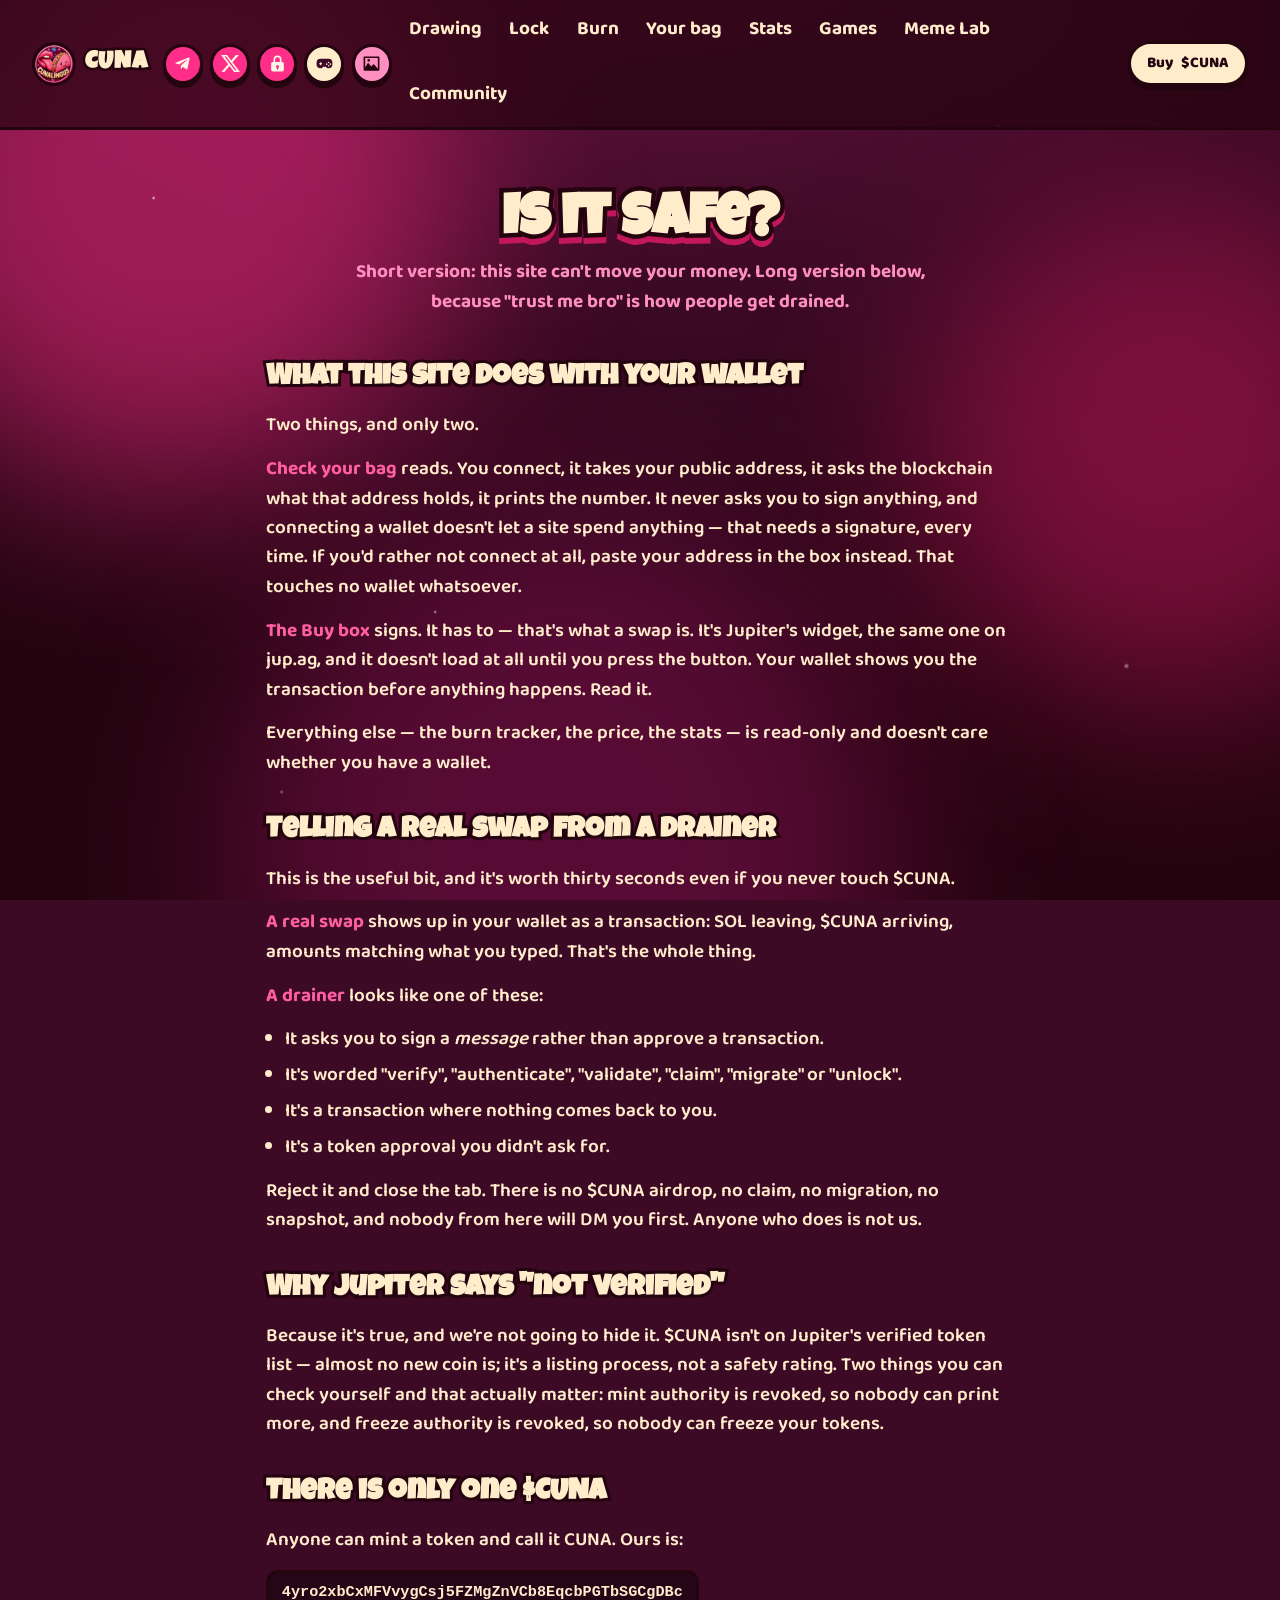
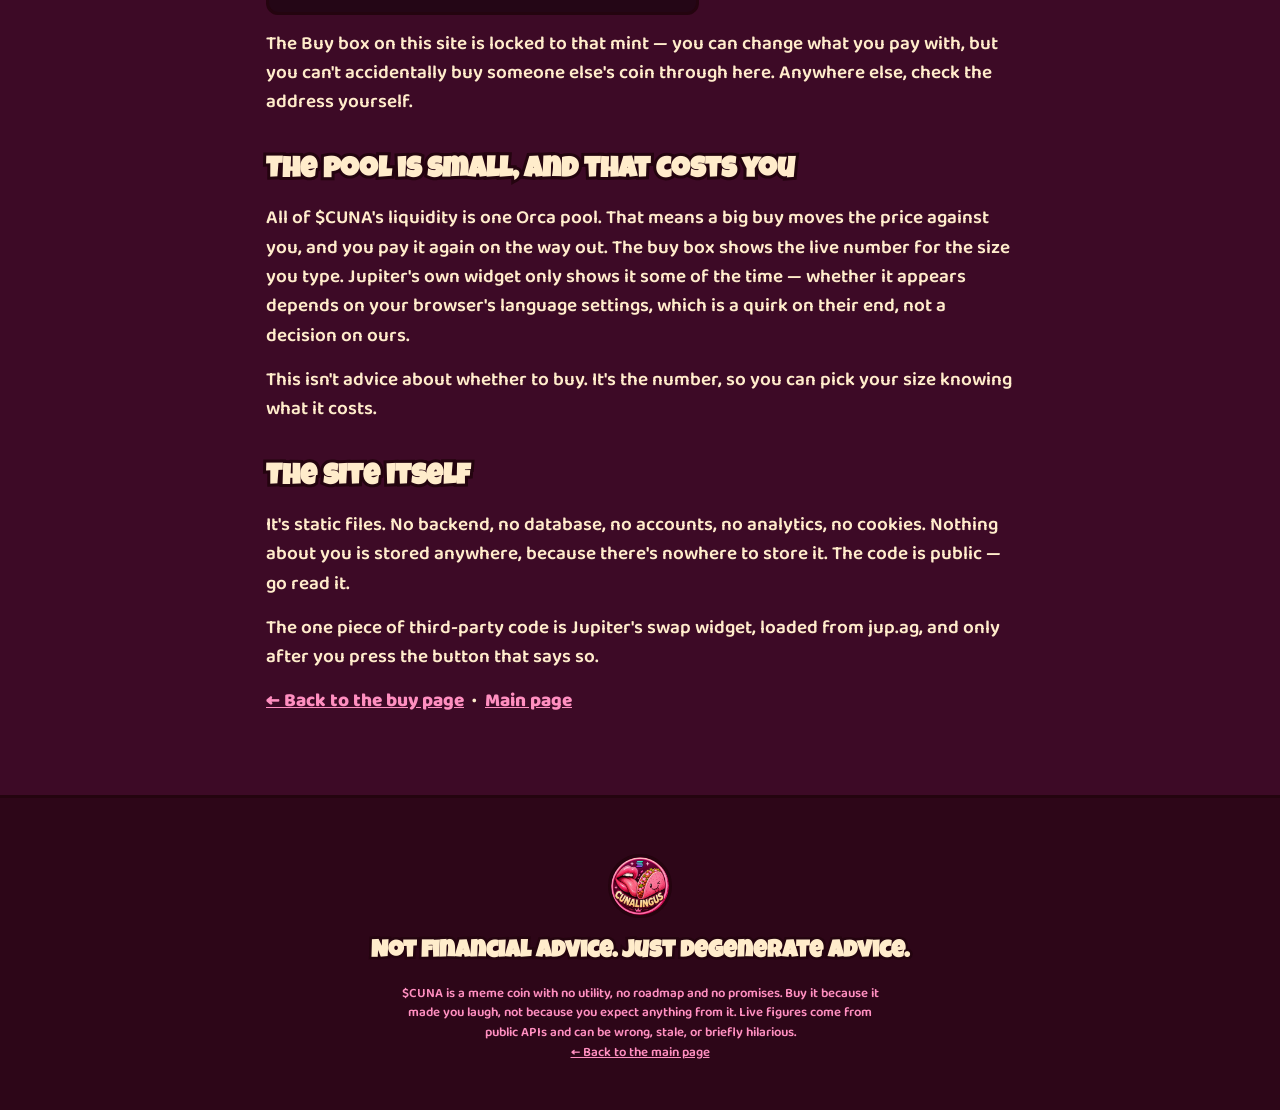
<file: safety.html>
<!doctype html>
<html lang="en">
<head>
<meta charset="utf-8">
<meta name="viewport" content="width=device-width, initial-scale=1, viewport-fit=cover">
<title>Is it safe? — CUNALINGUS ($CUNA)</title>
<meta name="description" content="What this site does with your wallet, how to tell a real swap from a drainer, and why Jupiter flags $CUNA as unverified.">
<meta name="theme-color" content="#3D0A26">
<link rel="icon" href="assets/logo.jpg">
<link rel="apple-touch-icon" href="assets/logo.jpg">

<link rel="canonical" href="https://cunatoken.com/safety.html">
<meta property="og:type" content="website">
<meta property="og:url" content="https://cunatoken.com/safety.html">
<meta property="og:site_name" content="CUNALINGUS">
<meta property="og:title" content="Is it safe? — $CUNA">
<meta property="og:description" content="What this site does with your wallet, and how to spot the thing that isn't us.">
<meta property="og:image" content="https://arweave.net/pFKl2kLMwya7ULAUtgBTYExz-3yHM4c3gc5eGmvWkVY">
<meta name="twitter:card" content="summary_large_image">
<meta name="twitter:title" content="Is it safe? — $CUNA">
<meta name="twitter:description" content="What this site does with your wallet, and how to spot the thing that isn't us.">
<meta name="twitter:image" content="https://arweave.net/pFKl2kLMwya7ULAUtgBTYExz-3yHM4c3gc5eGmvWkVY">

<link rel="preconnect" href="https://fonts.googleapis.com">
<link rel="preconnect" href="https://fonts.gstatic.com" crossorigin>
<link rel="preconnect" href="https://lite-api.jup.ag">
<link href="https://fonts.googleapis.com/css2?family=Luckiest+Guy&family=Baloo+2:wght@500;600;700;800&display=swap" rel="stylesheet">
<link rel="stylesheet" href="assets/styles.css">
</head>
<body>

<a class="skip" href="#main">Skip to content</a>

<div class="bg" aria-hidden="true">
  <span class="blob blob-1"></span>
  <span class="blob blob-2"></span>
  <span class="blob blob-3"></span>
  <span class="sparkles"></span>
</div>

<header class="nav">
  <a class="nav-brand" href="index.html">
    <img src="assets/logo.jpg" alt="" width="44" height="44">
    <span>CUNA</span>
  </a>
  <div class="nav-social" data-nav-social>
    <a class="social-btn" data-social="telegram" href="https://t.me/cunaonsol"
       target="_blank" rel="noopener" aria-label="$CUNA on Telegram">
      <svg viewBox="0 0 24 24" aria-hidden="true" focusable="false"><path d="M9.78 18.65l.28-4.23 7.68-6.92c.34-.31-.07-.46-.52-.19L7.74 13.3 3.64 12c-.88-.25-.89-.86.2-1.3l15.97-6.16c.73-.33 1.43.18 1.15 1.3l-2.72 12.81c-.19.91-.74 1.13-1.5.71L12.6 16.3l-1.99 1.93c-.23.23-.42.42-.83.42z"/></svg>
    </a>
    <a class="social-btn" data-social="x" href="https://x.com/cunatoken"
       target="_blank" rel="noopener" aria-label="$CUNA on X">
      <svg viewBox="0 0 24 24" aria-hidden="true" focusable="false"><path d="M18.901 1.153h3.68l-8.04 9.19L24 22.846h-7.406l-5.8-7.584-6.638 7.584H.474l8.6-9.83L0 1.154h7.594l5.243 6.932ZM17.61 20.644h2.039L6.486 3.24H4.298Z"/></svg>
    </a>
    <a class="social-btn social-lock" data-nav-lock href="https://lock.cunatoken.com"
       target="_blank" rel="noopener" aria-label="Lock and earn more $CUNA">
      <svg viewBox="0 0 24 24" aria-hidden="true" focusable="false"><path d="M12 2a5 5 0 0 0-5 5v3H6a2 2 0 0 0-2 2v8a2 2 0 0 0 2 2h12a2 2 0 0 0 2-2v-8a2 2 0 0 0-2-2h-1V7a5 5 0 0 0-5-5Zm-3 5a3 3 0 0 1 6 0v3H9V7Zm3 7a2 2 0 0 1 1 3.7V19a1 1 0 0 1-2 0v-1.3A2 2 0 0 1 12 14Z"/></svg>
    </a>
    <a class="social-btn social-play" data-nav-play href="games.html"
       aria-label="Play the $CUNA games">
      <svg viewBox="0 0 24 24" aria-hidden="true" focusable="false"><path d="M17 6H7a5 5 0 0 0-5 5v2a5 5 0 0 0 5 5c1.4 0 2-.6 2.7-1.3l.6-.7h3.4l.6.7c.7.7 1.3 1.3 2.7 1.3a5 5 0 0 0 5-5v-2a5 5 0 0 0-5-5ZM9 13H7.8v1.2H6.5V13H5.3v-1.3h1.2v-1.2h1.3v1.2H9V13Zm5.8.8a1 1 0 1 1 0-2 1 1 0 0 1 0 2Zm2.4 2a1 1 0 1 1 0-2 1 1 0 0 1 0 2Zm0-4a1 1 0 1 1 0-2 1 1 0 0 1 0 2Zm2.3 2a1 1 0 1 1 0-2 1 1 0 0 1 0 2Z"/></svg>
    </a>
    <a class="social-btn social-meme" data-nav-meme href="meme.html"
       aria-label="Make a $CUNA meme">
      <svg viewBox="0 0 24 24" aria-hidden="true" focusable="false"><path d="M21 3H3a1 1 0 0 0-1 1v16a1 1 0 0 0 1 1h18a1 1 0 0 0 1-1V4a1 1 0 0 0-1-1Zm-1 15.6-4.6-5.3a1 1 0 0 0-1.5 0l-2.2 2.5-3.1-3.9a1 1 0 0 0-1.6 0L4 17.2V5h16v13.6ZM8.5 9.7a1.7 1.7 0 1 1 0-3.4 1.7 1.7 0 0 1 0 3.4Z"/></svg>
    </a>
  </div>
  <nav class="nav-links" aria-label="Sections">
    <a href="draw.html">Drawing</a>
    <a href="index.html#lock">Lock</a>
    <a href="index.html#burn">Burn</a>
    <a href="index.html#bag">Your bag</a>
    <a href="index.html#stats">Stats</a>
    <a href="games.html">Games</a>
    <a href="meme.html">Meme Lab</a>
    <a href="index.html#community">Community</a>
  </nav>
  <a class="btn btn-buy btn-sm" href="buy.html">Buy <span class="nav-buy-ticker">$CUNA</span></a>
</header>

<main id="main">

  <section class="section" id="safe">
    <div class="section-head">
      <h1 class="section-title">Is it safe?</h1>
      <p class="section-sub">Short version: this site can't move your money. Long version below, because "trust me bro" is how people get drained.</p>
    </div>

    <div class="prose">

      <h2>What this site does with your wallet</h2>
      <p>Two things, and only two.</p>
      <p><strong>Check your bag</strong> reads. You connect, it takes your public address, it asks the blockchain what that address holds, it prints the number. It never asks you to sign anything, and connecting a wallet doesn't let a site spend anything — that needs a signature, every time. If you'd rather not connect at all, paste your address in the box instead. That touches no wallet whatsoever.</p>
      <p><strong>The Buy box</strong> signs. It has to — that's what a swap is. It's Jupiter's widget, the same one on jup.ag, and it doesn't load at all until you press the button. Your wallet shows you the transaction before anything happens. Read it.</p>
      <p>Everything else — the burn tracker, the price, the stats — is read-only and doesn't care whether you have a wallet.</p>

      <h2>Telling a real swap from a drainer</h2>
      <p>This is the useful bit, and it's worth thirty seconds even if you never touch $CUNA.</p>
      <p><strong>A real swap</strong> shows up in your wallet as a transaction: SOL leaving, $CUNA arriving, amounts matching what you typed. That's the whole thing.</p>
      <p><strong>A drainer</strong> looks like one of these:</p>
      <ul>
        <li>It asks you to sign a <em>message</em> rather than approve a transaction.</li>
        <li>It's worded "verify", "authenticate", "validate", "claim", "migrate" or "unlock".</li>
        <li>It's a transaction where nothing comes back to you.</li>
        <li>It's a token approval you didn't ask for.</li>
      </ul>
      <p>Reject it and close the tab. There is no $CUNA airdrop, no claim, no migration, no snapshot, and nobody from here will DM you first. Anyone who does is not us.</p>

      <h2>Why Jupiter says "not verified"</h2>
      <p>Because it's true, and we're not going to hide it. $CUNA isn't on Jupiter's verified token list — almost no new coin is; it's a listing process, not a safety rating. Two things you can check yourself and that actually matter: mint authority is revoked, so nobody can print more, and freeze authority is revoked, so nobody can freeze your tokens.</p>

      <h2>There is only one $CUNA</h2>
      <p>Anyone can mint a token and call it CUNA. Ours is:</p>
      <p><code class="ca-value" data-field="mint">4yro2xbCxMFVvygCsj5FZMgZnVCb8EqcbPGTbSGCgDBc</code></p>
      <p>The Buy box on this site is locked to that mint — you can change what you pay with, but you can't accidentally buy someone else's coin through here. Anywhere else, check the address yourself.</p>

      <h2>The pool is small, and that costs you</h2>
      <p>All of $CUNA's liquidity is one Orca pool. That means a big buy moves the price against you, and you pay it again on the way out. The buy box shows the live number for the size you type. Jupiter's own widget only shows it some of the time — whether it appears depends on your browser's language settings, which is a quirk on their end, not a decision on ours.</p>
      <p>This isn't advice about whether to buy. It's the number, so you can pick your size knowing what it costs.</p>

      <h2>The site itself</h2>
      <p>It's static files. No backend, no database, no accounts, no analytics, no cookies. Nothing about you is stored anywhere, because there's nowhere to store it. The code is public — go read it.</p>
      <p>The one piece of third-party code is Jupiter's swap widget, loaded from jup.ag, and only after you press the button that says so.</p>

      <p class="prose-back"><a href="buy.html">← Back to the buy page</a> &nbsp;·&nbsp; <a href="index.html">Main page</a></p>
    </div>
  </section>

</main>

<footer class="footer">
  <img src="assets/logo.jpg" alt="" width="64" height="64" class="footer-mark">
  <p class="footer-line">Not financial advice. Just degenerate advice.</p>
  <p class="footer-fine">$CUNA is a meme coin with no utility, no roadmap and no promises. Buy it because it made you laugh, not because you expect anything from it. Live figures come from public APIs and can be wrong, stale, or briefly hilarious.</p>
  <p class="footer-fine"><a href="index.html">← Back to the main page</a></p>
</footer>

<script src="assets/app.js"></script>
<script src="assets/drawbar.js"></script>
</body>
</html>
</file>
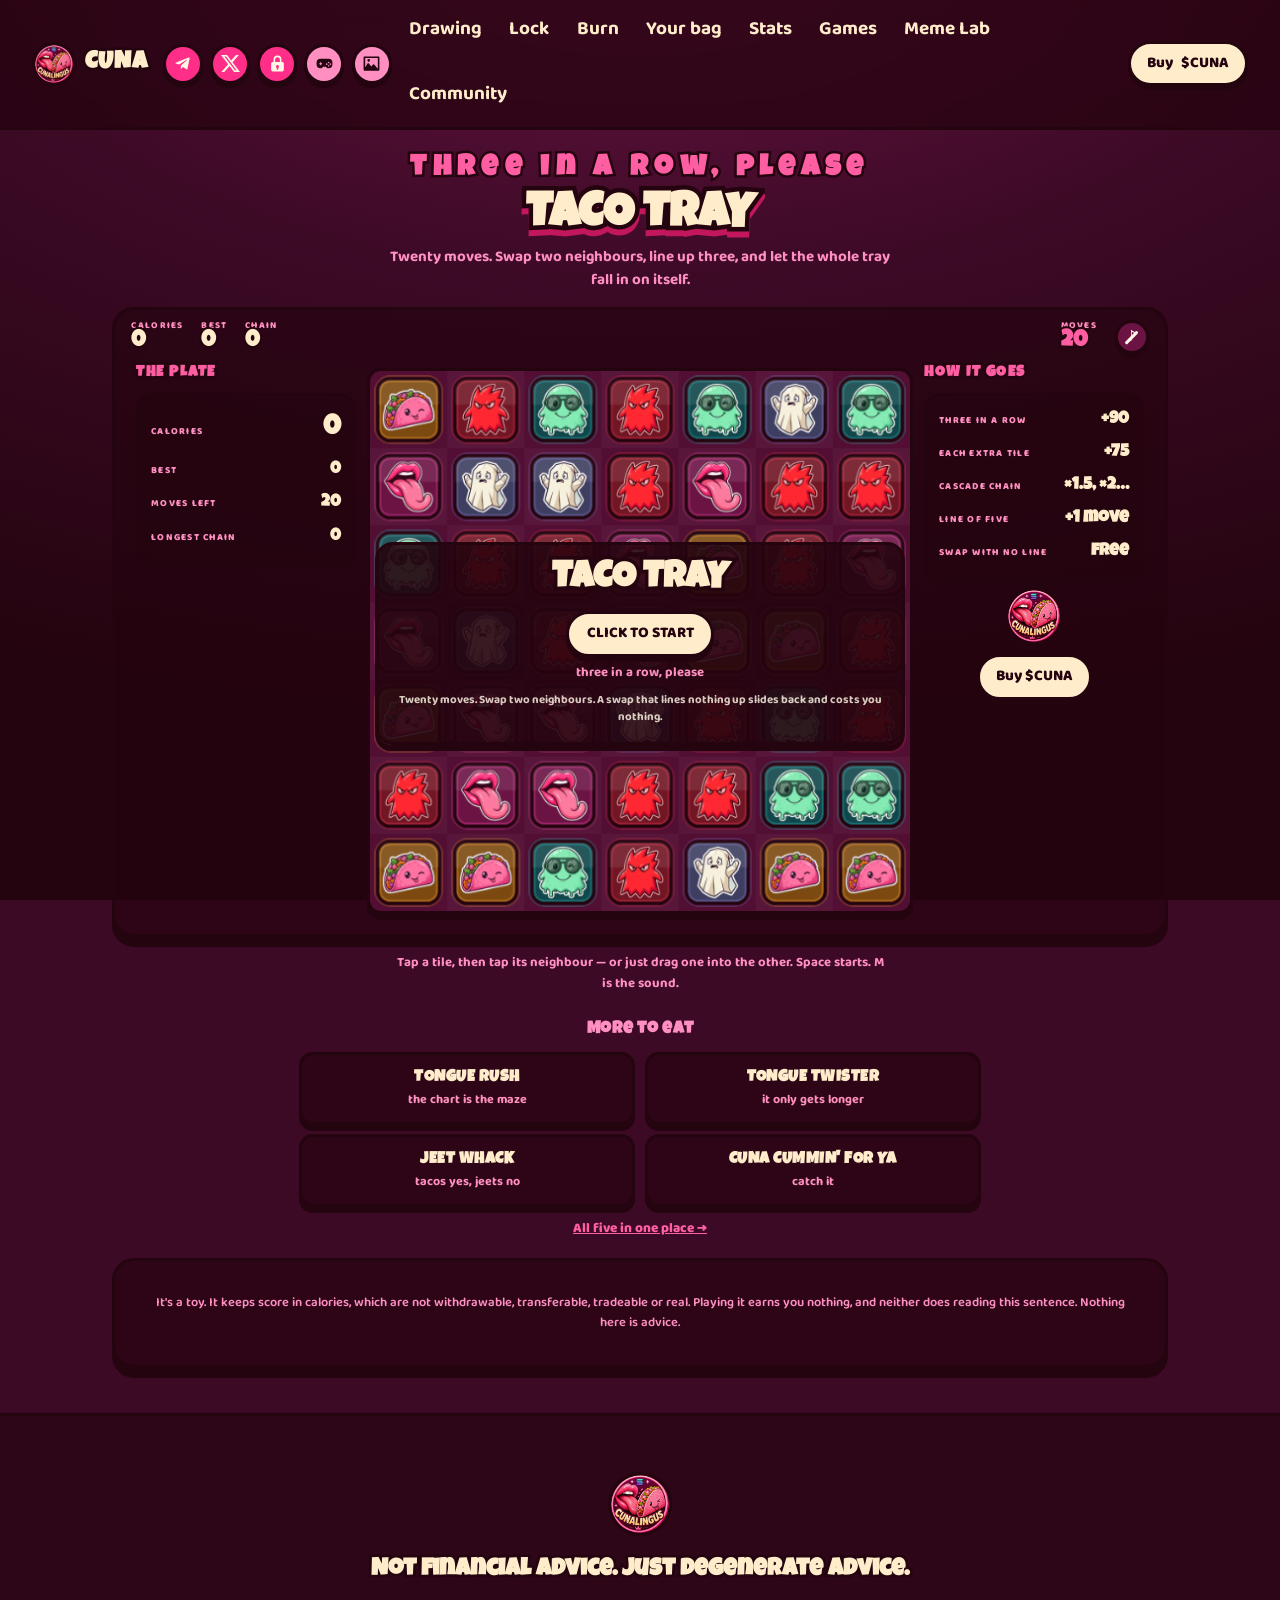
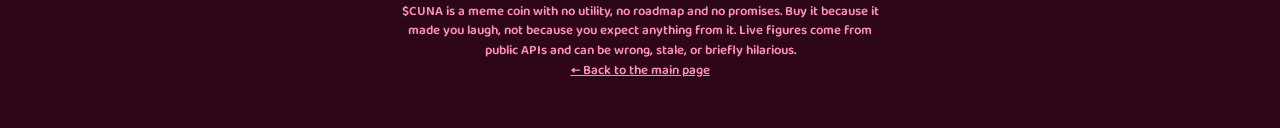
<file: tray.html>
<!doctype html>
<html lang="en">
<head>
<meta charset="utf-8">
<meta name="viewport" content="width=device-width, initial-scale=1, viewport-fit=cover">
<title>TACO TRAY — $CUNA</title>
<meta name="description" content="TACO TRAY: a match-three on a seven by seven tray. Twenty moves, swap two neighbours, line up three and let the whole thing fall in on itself. Plays in the browser on a phone or a desktop.">
<meta name="theme-color" content="#3D0A26">
<link rel="icon" href="assets/logo.jpg">
<link rel="apple-touch-icon" href="assets/logo.jpg">

<link rel="canonical" href="https://cunatoken.com/tray.html">
<meta property="og:type" content="website">
<meta property="og:url" content="https://cunatoken.com/tray.html">
<meta property="og:site_name" content="CUNALINGUS">
<meta property="og:title" content="TACO TRAY">
<meta property="og:description" content="Twenty moves. Swap two neighbours, line up three, watch the tray collapse.">
<meta property="og:image" content="https://arweave.net/pFKl2kLMwya7ULAUtgBTYExz-3yHM4c3gc5eGmvWkVY">
<meta name="twitter:card" content="summary_large_image">
<meta name="twitter:title" content="TACO TRAY">
<meta name="twitter:description" content="Twenty moves. Swap two neighbours, line up three, watch the tray collapse.">
<meta name="twitter:image" content="https://arweave.net/pFKl2kLMwya7ULAUtgBTYExz-3yHM4c3gc5eGmvWkVY">

<link rel="preconnect" href="https://fonts.googleapis.com">
<link rel="preconnect" href="https://fonts.gstatic.com" crossorigin>
<link href="https://fonts.googleapis.com/css2?family=Luckiest+Guy&family=Baloo+2:wght@500;600;700;800&display=swap" rel="stylesheet">
<link rel="stylesheet" href="assets/styles.css">
<link rel="stylesheet" href="assets/game.css">
<link rel="stylesheet" href="assets/tray.css">

</head>
<body>

<a class="skip" href="#main">Skip to content</a>

<div class="bg" aria-hidden="true"
     style="background:radial-gradient(120% 90% at 50% -10%, var(--plum-3), var(--plum) 45%, var(--ink));"></div>

<header class="nav">
  <a class="nav-brand" href="index.html">
    <img src="assets/logo.jpg" alt="" width="44" height="44">
    <span>CUNA</span>
  </a>
  <div class="nav-social" data-nav-social>
    <a class="social-btn" data-social="telegram" href="https://t.me/cunaonsol"
       target="_blank" rel="noopener" aria-label="$CUNA on Telegram">
      <svg viewBox="0 0 24 24" aria-hidden="true" focusable="false"><path d="M9.78 18.65l.28-4.23 7.68-6.92c.34-.31-.07-.46-.52-.19L7.74 13.3 3.64 12c-.88-.25-.89-.86.2-1.3l15.97-6.16c.73-.33 1.43.18 1.15 1.3l-2.72 12.81c-.19.91-.74 1.13-1.5.71L12.6 16.3l-1.99 1.93c-.23.23-.42.42-.83.42z"/></svg>
    </a>
    <a class="social-btn" data-social="x" href="https://x.com/cunatoken"
       target="_blank" rel="noopener" aria-label="$CUNA on X">
      <svg viewBox="0 0 24 24" aria-hidden="true" focusable="false"><path d="M18.901 1.153h3.68l-8.04 9.19L24 22.846h-7.406l-5.8-7.584-6.638 7.584H.474l8.6-9.83L0 1.154h7.594l5.243 6.932ZM17.61 20.644h2.039L6.486 3.24H4.298Z"/></svg>
    </a>
    <a class="social-btn social-lock" data-nav-lock href="https://lock.cunatoken.com"
       target="_blank" rel="noopener" aria-label="Lock and earn more $CUNA">
      <svg viewBox="0 0 24 24" aria-hidden="true" focusable="false"><path d="M12 2a5 5 0 0 0-5 5v3H6a2 2 0 0 0-2 2v8a2 2 0 0 0 2 2h12a2 2 0 0 0 2-2v-8a2 2 0 0 0-2-2h-1V7a5 5 0 0 0-5-5Zm-3 5a3 3 0 0 1 6 0v3H9V7Zm3 7a2 2 0 0 1 1 3.7V19a1 1 0 0 1-2 0v-1.3A2 2 0 0 1 12 14Z"/></svg>
    </a>
    <a class="social-btn social-play" data-nav-play href="games.html"
       aria-current="page" aria-label="Play the $CUNA games">
      <svg viewBox="0 0 24 24" aria-hidden="true" focusable="false"><path d="M17 6H7a5 5 0 0 0-5 5v2a5 5 0 0 0 5 5c1.4 0 2-.6 2.7-1.3l.6-.7h3.4l.6.7c.7.7 1.3 1.3 2.7 1.3a5 5 0 0 0 5-5v-2a5 5 0 0 0-5-5ZM9 13H7.8v1.2H6.5V13H5.3v-1.3h1.2v-1.2h1.3v1.2H9V13Zm5.8.8a1 1 0 1 1 0-2 1 1 0 0 1 0 2Zm2.4 2a1 1 0 1 1 0-2 1 1 0 0 1 0 2Zm0-4a1 1 0 1 1 0-2 1 1 0 0 1 0 2Zm2.3 2a1 1 0 1 1 0-2 1 1 0 0 1 0 2Z"/></svg>
    </a>
    <a class="social-btn social-meme" data-nav-meme href="meme.html"
       aria-label="Make a $CUNA meme">
      <svg viewBox="0 0 24 24" aria-hidden="true" focusable="false"><path d="M21 3H3a1 1 0 0 0-1 1v16a1 1 0 0 0 1 1h18a1 1 0 0 0 1-1V4a1 1 0 0 0-1-1Zm-1 15.6-4.6-5.3a1 1 0 0 0-1.5 0l-2.2 2.5-3.1-3.9a1 1 0 0 0-1.6 0L4 17.2V5h16v13.6ZM8.5 9.7a1.7 1.7 0 1 1 0-3.4 1.7 1.7 0 0 1 0 3.4Z"/></svg>
    </a>
  </div>
  <nav class="nav-links" aria-label="Sections">
    <a href="draw.html">Drawing</a>
    <a href="index.html#lock">Lock</a>
    <a href="index.html#burn">Burn</a>
    <a href="index.html#bag">Your bag</a>
    <a href="index.html#stats">Stats</a>
    <a href="games.html">Games</a>
    <a href="meme.html">Meme Lab</a>
    <a href="index.html#community">Community</a>
  </nav>
  <a class="btn btn-buy btn-sm" href="buy.html">Buy <span class="nav-buy-ticker">$CUNA</span></a>
</header>

<main id="main">
  <section class="section">

    <div class="section-head">
      <p class="hero-kicker">three in a row, please</p>
      <h1 class="section-title">TACO TRAY</h1>
      <p class="section-sub">Twenty moves. Swap two neighbours, line up three, and let the whole tray fall in on itself.</p>
    </div>

    <section id="cuna-game" class="cg cg-tray" role="application"
             aria-label="TACO TRAY, a match-three game" aria-describedby="cg-help" tabindex="0">
      <p id="cg-help" class="cg-sr">TACO TRAY is a match-three puzzle on a seven by seven tray. Swap any two neighbouring tiles to line up three or more of the same kind; they clear, the tiles above drop into the gap, and anything that lines up on the way down clears too, for more calories each time. A swap that lines nothing up slides straight back and costs you nothing. You get twenty moves, and a line of five hands one of them back. Tap a tile then tap its neighbour, or drag a tile toward the one you want to trade it with. On a keyboard the arrow keys move the picker and Space or Enter picks up and puts down. Space also starts, M toggles sound. It is a toy and it awards nothing but calories, which are not real.</p>
      <span class="cg-probe" id="cg-probe" aria-hidden="true"></span>

      <div class="cg-hud" id="cg-hud">
        <div class="cg-stat"><span>Calories</span><strong id="cg-score">0</strong></div>
        <div class="cg-stat"><span>Best</span><strong id="cg-best">0</strong></div>
        <div class="cg-stat"><span>Chain</span><strong id="cg-chain">0</strong></div>
        <div class="cg-stat cg-stat-clock"><span>Moves</span><strong id="cg-moves">20</strong></div>
        <button class="cg-icon is-muted" id="cg-sound" type="button" aria-pressed="false" aria-label="Sound off">&#9834;</button>
      </div>

      <div class="cg-field" id="cg-field">
        <canvas id="cg-canvas" aria-hidden="true"></canvas>
        <p class="cg-toast" id="cg-toast" aria-hidden="true"></p>
        <div class="cg-overlay" id="cg-overlay" hidden></div>
      </div>

      <div class="cg-gutter cg-gutter-l" id="cg-gutL">
        <div class="cg-panel">
          <h3>THE PLATE</h3>
          <div class="cg-pcard">
            <div class="cg-prow cg-prow-big"><span>Calories</span><strong id="cg-p-score">0</strong></div>
            <div class="cg-prow"><span>Best</span><strong id="cg-p-best">0</strong></div>
            <div class="cg-prow"><span>Moves left</span><strong id="cg-p-moves">20</strong></div>
            <div class="cg-prow"><span>Longest chain</span><strong id="cg-p-chain">0</strong></div>
          </div>
        </div>
      </div>

      <div class="cg-gutter cg-gutter-r" id="cg-gutR">
        <div class="cg-panel">
          <h3>HOW IT GOES</h3>
          <div class="cg-pcard">
            <div class="cg-prow"><span>Three in a row</span><strong>+90</strong></div>
            <div class="cg-prow"><span>Each extra tile</span><strong>+75</strong></div>
            <div class="cg-prow"><span>Cascade chain</span><strong>&#215;1.5, &#215;2&#8230;</strong></div>
            <div class="cg-prow"><span>Line of five</span><strong>+1 move</strong></div>
            <div class="cg-prow"><span>Swap with no line</span><strong>free</strong></div>
          </div>
          <img class="cg-badge" src="assets/logo.jpg" alt="" width="58" height="58">
          <p style="text-align:center;margin:0"><a class="btn btn-buy btn-sm" href="buy.html">Buy $CUNA</a></p>
        </div>
      </div>

      <p class="cg-sr" id="cg-live" role="status" aria-live="polite"></p>
    </section>

    <p class="cg-underline" id="cg-hint">Tap a tile, then tap its neighbour &#8212; or just drag one into the other. Space starts. M is the sound.</p>


    <nav class="cg-more" aria-label="More games">
      <h2>More to eat</h2>
      <div class="cg-moregrid">
        <a class="cg-morecard" href="game.html"><b>TONGUE RUSH</b><span>the chart is the maze</span></a>
        <a class="cg-morecard" href="twister.html"><b>TONGUE TWISTER</b><span>it only gets longer</span></a>
        <a class="cg-morecard" href="whack.html"><b>JEET WHACK</b><span>tacos yes, jeets no</span></a>
        <a class="cg-morecard" href="catcher.html"><b>CUNA CUMMIN' FOR YA</b><span>catch it</span></a>
      </div>
      <p class="cg-moreall"><a href="games.html">All five in one place &rarr;</a></p>
    </nav>

    <p class="card cg-fineprint">It's a toy. It keeps score in calories, which are not withdrawable, transferable, tradeable or real. Playing it earns you nothing, and neither does reading this sentence. Nothing here is advice.</p>

  </section>
</main>

<footer class="footer">
  <img src="assets/logo.jpg" alt="" width="64" height="64" class="footer-mark">
  <p class="footer-line">Not financial advice. Just degenerate advice.</p>
  <p class="footer-fine">$CUNA is a meme coin with no utility, no roadmap and no promises. Buy it because it made you laugh, not because you expect anything from it. Live figures come from public APIs and can be wrong, stale, or briefly hilarious.</p>
  <p class="footer-fine"><a href="index.html">← Back to the main page</a></p>
</footer>

<script src="assets/tray.js"></script>
<script src="assets/drawbar.js"></script>
</body>
</html>
</file>
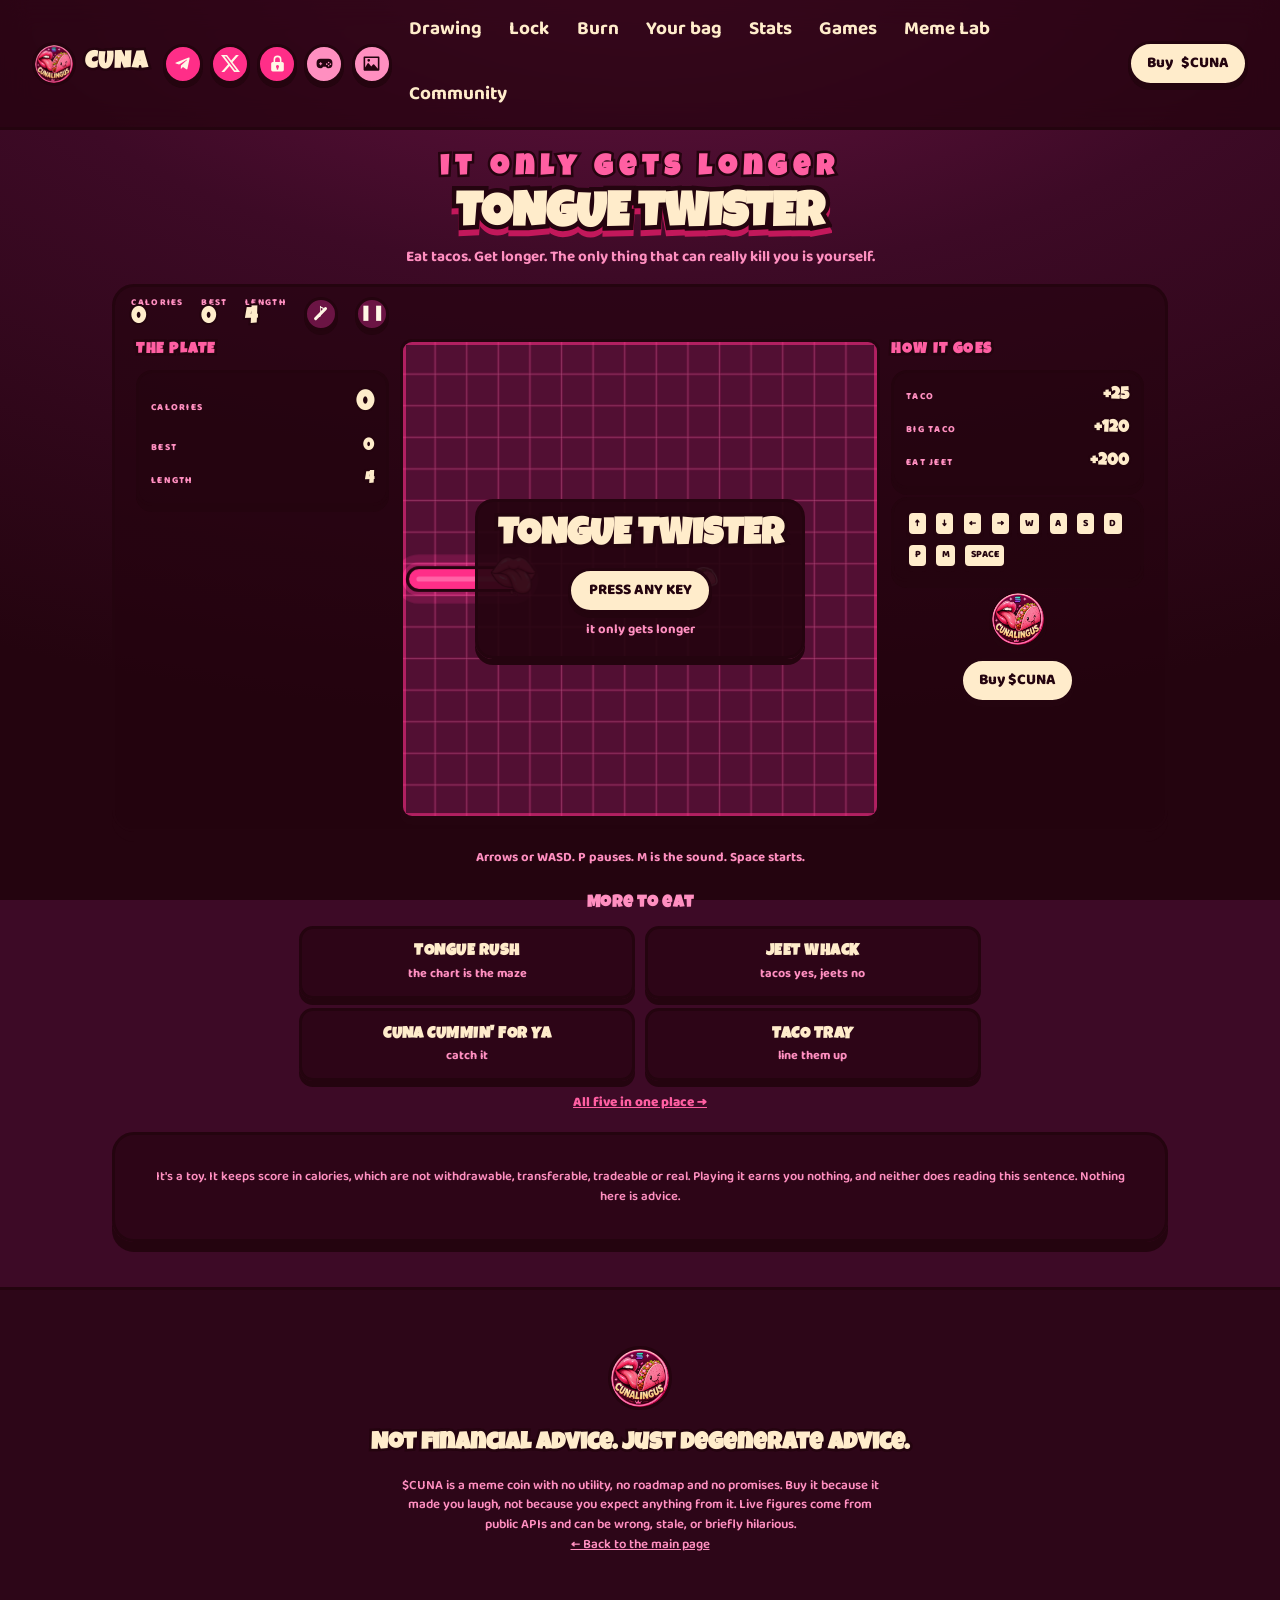
<file: twister.html>
<!doctype html>
<html lang="en">
<head>
<meta charset="utf-8">
<meta name="viewport" content="width=device-width, initial-scale=1, viewport-fit=cover">
<title>TONGUE TWISTER — $CUNA</title>
<meta name="description" content="TONGUE TWISTER: a snake game where you are the $CUNA tongue and every taco makes you longer. Plays in the browser, on a phone or a keyboard.">
<meta name="theme-color" content="#3D0A26">
<link rel="icon" href="assets/logo.jpg">
<link rel="apple-touch-icon" href="assets/logo.jpg">

<link rel="canonical" href="https://cunatoken.com/twister.html">
<meta property="og:type" content="website">
<meta property="og:url" content="https://cunatoken.com/twister.html">
<meta property="og:site_name" content="CUNALINGUS">
<meta property="og:title" content="TONGUE TWISTER">
<meta property="og:description" content="Eat tacos. Get longer. The only thing that can kill you is yourself.">
<meta property="og:image" content="https://arweave.net/pFKl2kLMwya7ULAUtgBTYExz-3yHM4c3gc5eGmvWkVY">
<meta name="twitter:card" content="summary_large_image">
<meta name="twitter:title" content="TONGUE TWISTER">
<meta name="twitter:description" content="Eat tacos. Get longer. The only thing that can kill you is yourself.">
<meta name="twitter:image" content="https://arweave.net/pFKl2kLMwya7ULAUtgBTYExz-3yHM4c3gc5eGmvWkVY">

<link rel="preconnect" href="https://fonts.googleapis.com">
<link rel="preconnect" href="https://fonts.gstatic.com" crossorigin>
<link href="https://fonts.googleapis.com/css2?family=Luckiest+Guy&family=Baloo+2:wght@500;600;700;800&display=swap" rel="stylesheet">
<link rel="stylesheet" href="assets/styles.css">
<link rel="stylesheet" href="assets/game.css">

</head>
<body>

<a class="skip" href="#main">Skip to content</a>

<div class="bg" aria-hidden="true"
     style="background:radial-gradient(120% 90% at 50% -10%, var(--plum-3), var(--plum) 45%, var(--ink));"></div>

<header class="nav">
  <a class="nav-brand" href="index.html">
    <img src="assets/logo.jpg" alt="" width="44" height="44">
    <span>CUNA</span>
  </a>
  <div class="nav-social" data-nav-social>
    <a class="social-btn" data-social="telegram" href="https://t.me/cunaonsol"
       target="_blank" rel="noopener" aria-label="$CUNA on Telegram">
      <svg viewBox="0 0 24 24" aria-hidden="true" focusable="false"><path d="M9.78 18.65l.28-4.23 7.68-6.92c.34-.31-.07-.46-.52-.19L7.74 13.3 3.64 12c-.88-.25-.89-.86.2-1.3l15.97-6.16c.73-.33 1.43.18 1.15 1.3l-2.72 12.81c-.19.91-.74 1.13-1.5.71L12.6 16.3l-1.99 1.93c-.23.23-.42.42-.83.42z"/></svg>
    </a>
    <a class="social-btn" data-social="x" href="https://x.com/cunatoken"
       target="_blank" rel="noopener" aria-label="$CUNA on X">
      <svg viewBox="0 0 24 24" aria-hidden="true" focusable="false"><path d="M18.901 1.153h3.68l-8.04 9.19L24 22.846h-7.406l-5.8-7.584-6.638 7.584H.474l8.6-9.83L0 1.154h7.594l5.243 6.932ZM17.61 20.644h2.039L6.486 3.24H4.298Z"/></svg>
    </a>
    <a class="social-btn social-lock" data-nav-lock href="https://lock.cunatoken.com"
       target="_blank" rel="noopener" aria-label="Lock and earn more $CUNA">
      <svg viewBox="0 0 24 24" aria-hidden="true" focusable="false"><path d="M12 2a5 5 0 0 0-5 5v3H6a2 2 0 0 0-2 2v8a2 2 0 0 0 2 2h12a2 2 0 0 0 2-2v-8a2 2 0 0 0-2-2h-1V7a5 5 0 0 0-5-5Zm-3 5a3 3 0 0 1 6 0v3H9V7Zm3 7a2 2 0 0 1 1 3.7V19a1 1 0 0 1-2 0v-1.3A2 2 0 0 1 12 14Z"/></svg>
    </a>
    <a class="social-btn social-play" data-nav-play href="games.html"
       aria-current="page" aria-label="Play the $CUNA games">
      <svg viewBox="0 0 24 24" aria-hidden="true" focusable="false"><path d="M17 6H7a5 5 0 0 0-5 5v2a5 5 0 0 0 5 5c1.4 0 2-.6 2.7-1.3l.6-.7h3.4l.6.7c.7.7 1.3 1.3 2.7 1.3a5 5 0 0 0 5-5v-2a5 5 0 0 0-5-5ZM9 13H7.8v1.2H6.5V13H5.3v-1.3h1.2v-1.2h1.3v1.2H9V13Zm5.8.8a1 1 0 1 1 0-2 1 1 0 0 1 0 2Zm2.4 2a1 1 0 1 1 0-2 1 1 0 0 1 0 2Zm0-4a1 1 0 1 1 0-2 1 1 0 0 1 0 2Zm2.3 2a1 1 0 1 1 0-2 1 1 0 0 1 0 2Z"/></svg>
    </a>
    <a class="social-btn social-meme" data-nav-meme href="meme.html"
       aria-label="Make a $CUNA meme">
      <svg viewBox="0 0 24 24" aria-hidden="true" focusable="false"><path d="M21 3H3a1 1 0 0 0-1 1v16a1 1 0 0 0 1 1h18a1 1 0 0 0 1-1V4a1 1 0 0 0-1-1Zm-1 15.6-4.6-5.3a1 1 0 0 0-1.5 0l-2.2 2.5-3.1-3.9a1 1 0 0 0-1.6 0L4 17.2V5h16v13.6ZM8.5 9.7a1.7 1.7 0 1 1 0-3.4 1.7 1.7 0 0 1 0 3.4Z"/></svg>
    </a>
  </div>
  <nav class="nav-links" aria-label="Sections">
    <a href="draw.html">Drawing</a>
    <a href="index.html#lock">Lock</a>
    <a href="index.html#burn">Burn</a>
    <a href="index.html#bag">Your bag</a>
    <a href="index.html#stats">Stats</a>
    <a href="games.html">Games</a>
    <a href="meme.html">Meme Lab</a>
    <a href="index.html#community">Community</a>
  </nav>
  <a class="btn btn-buy btn-sm" href="buy.html">Buy <span class="nav-buy-ticker">$CUNA</span></a>
</header>

<main id="main">
  <section class="section">

    <div class="section-head">
      <p class="hero-kicker">it only gets longer</p>
      <h1 class="section-title">TONGUE TWISTER</h1>
      <p class="section-sub">Eat tacos. Get longer. The only thing that can really kill you is yourself.</p>
    </div>

    <section id="cuna-game" class="cg" role="application"
             aria-label="TONGUE TWISTER, a snake game" aria-describedby="cg-help" tabindex="0">
      <p id="cg-help" class="cg-sr">TONGUE TWISTER is a snake game. You steer a tongue around a board eating tacos, and it gets longer every time. Running into a wall or into your own body ends the run. Once you are long enough a chaser called JEET turns up; a big taco makes him edible for a few seconds. On a phone, tap the cross or drag the stick in either gutter, or swipe the board. On a keyboard, use the arrow keys or W A S D. P pauses, M toggles sound, and Space starts or restarts. It is a toy and it awards nothing but calories, which are not real.</p>
      <span class="cg-probe" id="cg-probe" aria-hidden="true"></span>

      <div class="cg-hud" id="cg-hud">
        <div class="cg-stat"><span>Calories</span><strong id="cg-score">0</strong></div>
        <div class="cg-stat"><span>Best</span><strong id="cg-best">0</strong></div>
        <div class="cg-stat"><span>Length</span><strong id="cg-len">4</strong></div>
        <button class="cg-icon is-muted" id="cg-sound" type="button" aria-pressed="false" aria-label="Sound off">&#9834;</button>
        <button class="cg-icon" id="cg-pause" type="button" aria-label="Pause">&#10074;&#10074;</button>
      </div>

      <div class="cg-field" id="cg-field">
        <canvas id="cg-canvas" aria-hidden="true"></canvas>
        <p class="cg-toast" id="cg-toast" aria-hidden="true"></p>
        <div class="cg-overlay" id="cg-overlay" hidden></div>
      </div>

      <div class="cg-gutter cg-gutter-l" id="cg-gutL">
        <div class="cg-panel">
          <h3>THE PLATE</h3>
          <div class="cg-pcard">
            <div class="cg-prow cg-prow-big"><span>Calories</span><strong id="cg-p-score">0</strong></div>
            <div class="cg-prow"><span>Best</span><strong id="cg-p-best">0</strong></div>
            <div class="cg-prow"><span>Length</span><strong id="cg-p-len">4</strong></div>
          </div>
        </div>
        <div class="cg-pad" data-side="l" aria-hidden="true">
          <div class="cg-padbtn cg-pu" data-dir="0"></div>
          <div class="cg-padbtn cg-pl" data-dir="1"></div>
          <div class="cg-padbtn cg-pd" data-dir="2"></div>
          <div class="cg-padbtn cg-pr" data-dir="3"></div>
          <div class="cg-padhub"></div>
        </div>
        <div class="cg-stick" data-side="l" aria-hidden="true">
          <div class="cg-ring">
            <i class="cg-chev cg-u"></i><i class="cg-chev cg-r"></i>
            <i class="cg-chev cg-d"></i><i class="cg-chev cg-l"></i>
            <div class="cg-nub"></div>
          </div>
        </div>
      </div>

      <div class="cg-gutter cg-gutter-r" id="cg-gutR">
        <div class="cg-panel">
          <h3>HOW IT GOES</h3>
          <div class="cg-pcard">
            <div class="cg-prow"><span>Taco</span><strong>+25</strong></div>
            <div class="cg-prow"><span>Big taco</span><strong>+120</strong></div>
            <div class="cg-prow"><span>Eat JEET</span><strong>+200</strong></div>
          </div>
          <div class="cg-pcard">
            <div class="cg-keys">
              <kbd class="cg-key">&#8593;</kbd><kbd class="cg-key">&#8595;</kbd><kbd class="cg-key">&#8592;</kbd><kbd class="cg-key">&#8594;</kbd>
              <kbd class="cg-key">W</kbd><kbd class="cg-key">A</kbd><kbd class="cg-key">S</kbd><kbd class="cg-key">D</kbd>
              <kbd class="cg-key">P</kbd><kbd class="cg-key">M</kbd><kbd class="cg-key">SPACE</kbd>
            </div>
          </div>
          <img class="cg-badge" src="assets/logo.jpg" alt="" width="58" height="58">
          <p style="text-align:center;margin:0"><a class="btn btn-buy btn-sm" href="buy.html">Buy $CUNA</a></p>
        </div>
        <div class="cg-pad" data-side="r" aria-hidden="true">
          <div class="cg-padbtn cg-pu" data-dir="0"></div>
          <div class="cg-padbtn cg-pl" data-dir="1"></div>
          <div class="cg-padbtn cg-pd" data-dir="2"></div>
          <div class="cg-padbtn cg-pr" data-dir="3"></div>
          <div class="cg-padhub"></div>
        </div>
        <div class="cg-stick" data-side="r" aria-hidden="true">
          <div class="cg-ring">
            <i class="cg-chev cg-u"></i><i class="cg-chev cg-r"></i>
            <i class="cg-chev cg-d"></i><i class="cg-chev cg-l"></i>
            <div class="cg-nub"></div>
          </div>
        </div>
      </div>

      <p class="cg-sr" id="cg-live" role="status" aria-live="polite"></p>
    </section>

    <p class="cg-underline" id="cg-hint">Arrows or WASD. P pauses. M is the sound. Space starts.</p>


    <nav class="cg-more" aria-label="More games">
      <h2>More to eat</h2>
      <div class="cg-moregrid">
        <a class="cg-morecard" href="game.html"><b>TONGUE RUSH</b><span>the chart is the maze</span></a>
        <a class="cg-morecard" href="whack.html"><b>JEET WHACK</b><span>tacos yes, jeets no</span></a>
        <a class="cg-morecard" href="catcher.html"><b>CUNA CUMMIN' FOR YA</b><span>catch it</span></a>
        <a class="cg-morecard" href="tray.html"><b>TACO TRAY</b><span>line them up</span></a>
      </div>
      <p class="cg-moreall"><a href="games.html">All five in one place &rarr;</a></p>
    </nav>

    <p class="card cg-fineprint">It's a toy. It keeps score in calories, which are not withdrawable, transferable, tradeable or real. Playing it earns you nothing, and neither does reading this sentence. Nothing here is advice.</p>

  </section>
</main>

<footer class="footer">
  <img src="assets/logo.jpg" alt="" width="64" height="64" class="footer-mark">
  <p class="footer-line">Not financial advice. Just degenerate advice.</p>
  <p class="footer-fine">$CUNA is a meme coin with no utility, no roadmap and no promises. Buy it because it made you laugh, not because you expect anything from it. Live figures come from public APIs and can be wrong, stale, or briefly hilarious.</p>
  <p class="footer-fine"><a href="index.html">← Back to the main page</a></p>
</footer>

<script src="assets/controls.js"></script>
<script src="assets/twister.js"></script>
<script src="assets/drawbar.js"></script>
</body>
</html>
</file>
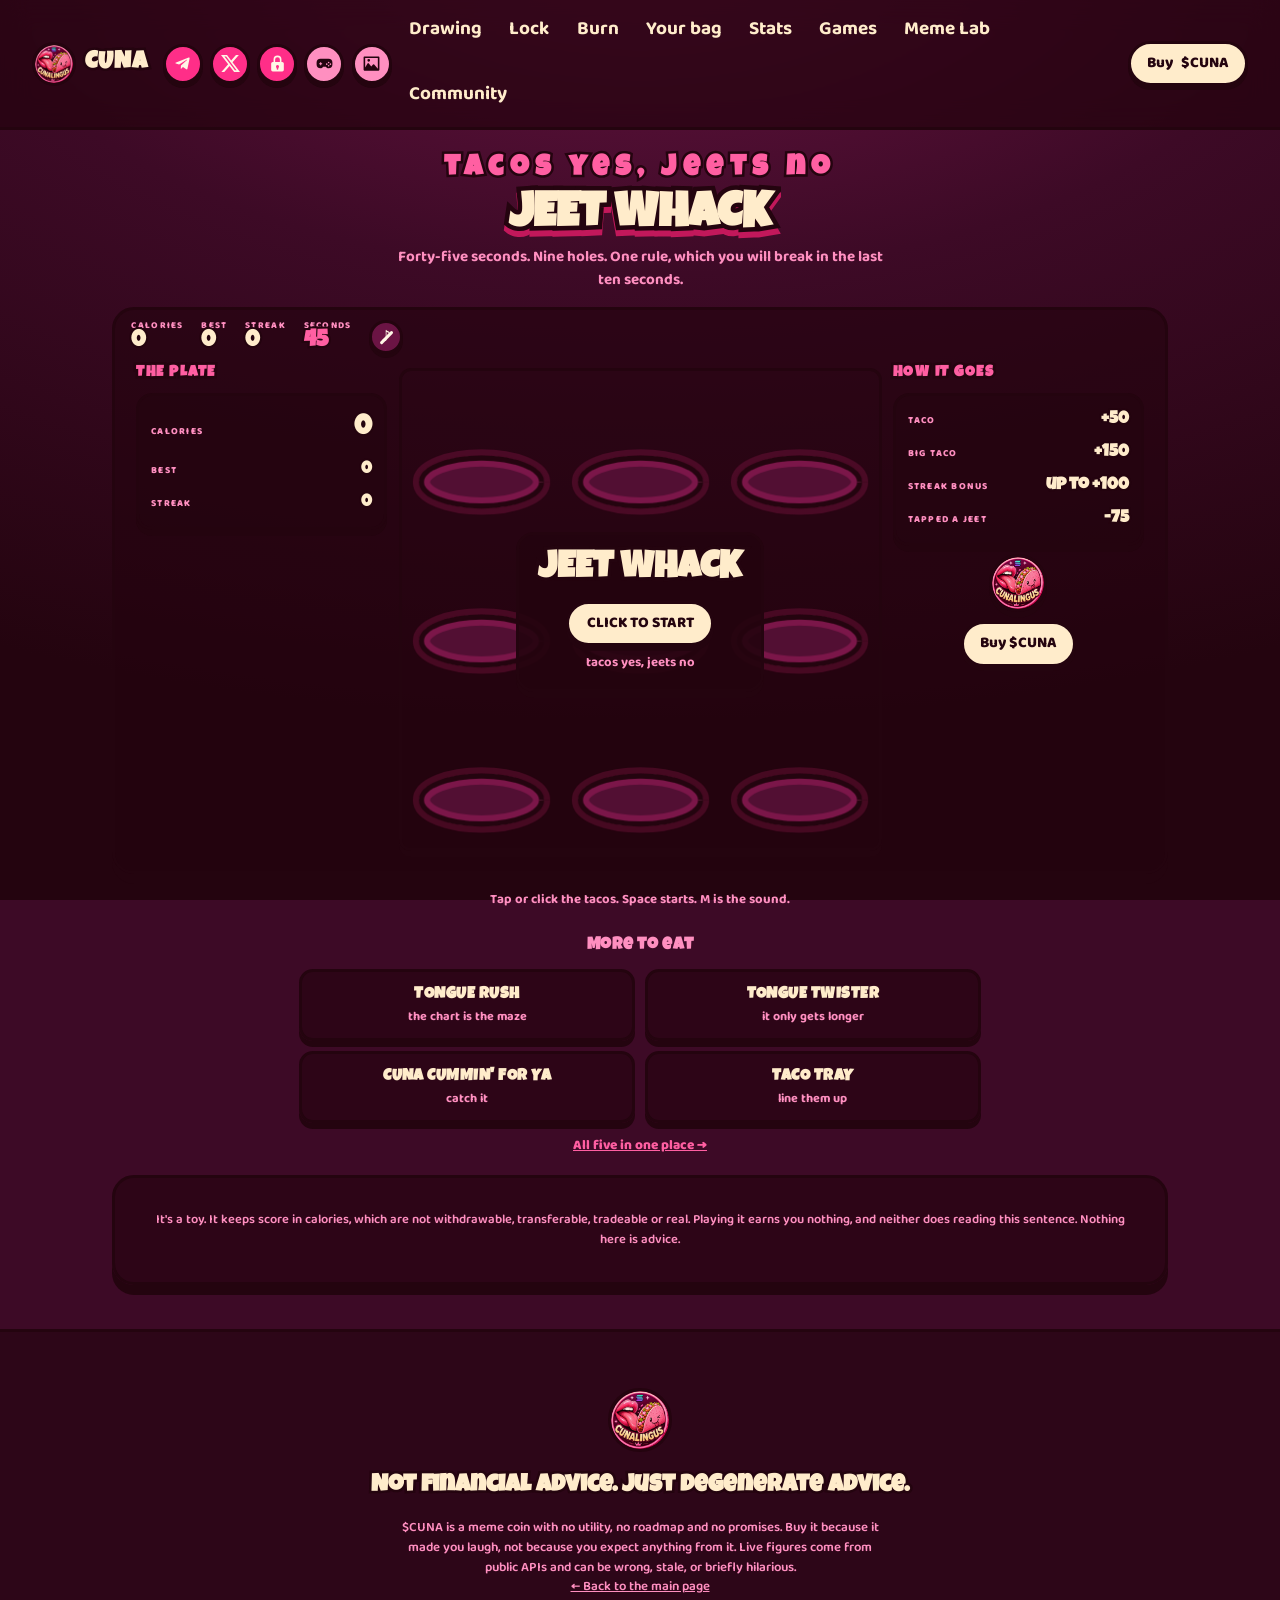
<file: whack.html>
<!doctype html>
<html lang="en">
<head>
<meta charset="utf-8">
<meta name="viewport" content="width=device-width, initial-scale=1, viewport-fit=cover">
<title>JEET WHACK — $CUNA</title>
<meta name="description" content="JEET WHACK: forty-five seconds, nine holes, and a simple rule. Tap the tacos, leave the jeets alone. Plays in the browser on a phone or a desktop.">
<meta name="theme-color" content="#3D0A26">
<link rel="icon" href="assets/logo.jpg">
<link rel="apple-touch-icon" href="assets/logo.jpg">

<link rel="canonical" href="https://cunatoken.com/whack.html">
<meta property="og:type" content="website">
<meta property="og:url" content="https://cunatoken.com/whack.html">
<meta property="og:site_name" content="CUNALINGUS">
<meta property="og:title" content="JEET WHACK">
<meta property="og:description" content="Forty-five seconds. Tap the tacos, leave the jeets alone.">
<meta property="og:image" content="https://arweave.net/pFKl2kLMwya7ULAUtgBTYExz-3yHM4c3gc5eGmvWkVY">
<meta name="twitter:card" content="summary_large_image">
<meta name="twitter:title" content="JEET WHACK">
<meta name="twitter:description" content="Forty-five seconds. Tap the tacos, leave the jeets alone.">
<meta name="twitter:image" content="https://arweave.net/pFKl2kLMwya7ULAUtgBTYExz-3yHM4c3gc5eGmvWkVY">

<link rel="preconnect" href="https://fonts.googleapis.com">
<link rel="preconnect" href="https://fonts.gstatic.com" crossorigin>
<link href="https://fonts.googleapis.com/css2?family=Luckiest+Guy&family=Baloo+2:wght@500;600;700;800&display=swap" rel="stylesheet">
<link rel="stylesheet" href="assets/styles.css">
<link rel="stylesheet" href="assets/game.css">

</head>
<body>

<a class="skip" href="#main">Skip to content</a>

<div class="bg" aria-hidden="true"
     style="background:radial-gradient(120% 90% at 50% -10%, var(--plum-3), var(--plum) 45%, var(--ink));"></div>

<header class="nav">
  <a class="nav-brand" href="index.html">
    <img src="assets/logo.jpg" alt="" width="44" height="44">
    <span>CUNA</span>
  </a>
  <div class="nav-social" data-nav-social>
    <a class="social-btn" data-social="telegram" href="https://t.me/cunaonsol"
       target="_blank" rel="noopener" aria-label="$CUNA on Telegram">
      <svg viewBox="0 0 24 24" aria-hidden="true" focusable="false"><path d="M9.78 18.65l.28-4.23 7.68-6.92c.34-.31-.07-.46-.52-.19L7.74 13.3 3.64 12c-.88-.25-.89-.86.2-1.3l15.97-6.16c.73-.33 1.43.18 1.15 1.3l-2.72 12.81c-.19.91-.74 1.13-1.5.71L12.6 16.3l-1.99 1.93c-.23.23-.42.42-.83.42z"/></svg>
    </a>
    <a class="social-btn" data-social="x" href="https://x.com/cunatoken"
       target="_blank" rel="noopener" aria-label="$CUNA on X">
      <svg viewBox="0 0 24 24" aria-hidden="true" focusable="false"><path d="M18.901 1.153h3.68l-8.04 9.19L24 22.846h-7.406l-5.8-7.584-6.638 7.584H.474l8.6-9.83L0 1.154h7.594l5.243 6.932ZM17.61 20.644h2.039L6.486 3.24H4.298Z"/></svg>
    </a>
    <a class="social-btn social-lock" data-nav-lock href="https://lock.cunatoken.com"
       target="_blank" rel="noopener" aria-label="Lock and earn more $CUNA">
      <svg viewBox="0 0 24 24" aria-hidden="true" focusable="false"><path d="M12 2a5 5 0 0 0-5 5v3H6a2 2 0 0 0-2 2v8a2 2 0 0 0 2 2h12a2 2 0 0 0 2-2v-8a2 2 0 0 0-2-2h-1V7a5 5 0 0 0-5-5Zm-3 5a3 3 0 0 1 6 0v3H9V7Zm3 7a2 2 0 0 1 1 3.7V19a1 1 0 0 1-2 0v-1.3A2 2 0 0 1 12 14Z"/></svg>
    </a>
    <a class="social-btn social-play" data-nav-play href="games.html"
       aria-current="page" aria-label="Play the $CUNA games">
      <svg viewBox="0 0 24 24" aria-hidden="true" focusable="false"><path d="M17 6H7a5 5 0 0 0-5 5v2a5 5 0 0 0 5 5c1.4 0 2-.6 2.7-1.3l.6-.7h3.4l.6.7c.7.7 1.3 1.3 2.7 1.3a5 5 0 0 0 5-5v-2a5 5 0 0 0-5-5ZM9 13H7.8v1.2H6.5V13H5.3v-1.3h1.2v-1.2h1.3v1.2H9V13Zm5.8.8a1 1 0 1 1 0-2 1 1 0 0 1 0 2Zm2.4 2a1 1 0 1 1 0-2 1 1 0 0 1 0 2Zm0-4a1 1 0 1 1 0-2 1 1 0 0 1 0 2Zm2.3 2a1 1 0 1 1 0-2 1 1 0 0 1 0 2Z"/></svg>
    </a>
    <a class="social-btn social-meme" data-nav-meme href="meme.html"
       aria-label="Make a $CUNA meme">
      <svg viewBox="0 0 24 24" aria-hidden="true" focusable="false"><path d="M21 3H3a1 1 0 0 0-1 1v16a1 1 0 0 0 1 1h18a1 1 0 0 0 1-1V4a1 1 0 0 0-1-1Zm-1 15.6-4.6-5.3a1 1 0 0 0-1.5 0l-2.2 2.5-3.1-3.9a1 1 0 0 0-1.6 0L4 17.2V5h16v13.6ZM8.5 9.7a1.7 1.7 0 1 1 0-3.4 1.7 1.7 0 0 1 0 3.4Z"/></svg>
    </a>
  </div>
  <nav class="nav-links" aria-label="Sections">
    <a href="draw.html">Drawing</a>
    <a href="index.html#lock">Lock</a>
    <a href="index.html#burn">Burn</a>
    <a href="index.html#bag">Your bag</a>
    <a href="index.html#stats">Stats</a>
    <a href="games.html">Games</a>
    <a href="meme.html">Meme Lab</a>
    <a href="index.html#community">Community</a>
  </nav>
  <a class="btn btn-buy btn-sm" href="buy.html">Buy <span class="nav-buy-ticker">$CUNA</span></a>
</header>

<main id="main">
  <section class="section">

    <div class="section-head">
      <p class="hero-kicker">tacos yes, jeets no</p>
      <h1 class="section-title">JEET WHACK</h1>
      <p class="section-sub">Forty-five seconds. Nine holes. One rule, which you will break in the last ten seconds.</p>
    </div>

    <section id="cuna-game" class="cg cg-whack" role="application"
             aria-label="JEET WHACK, a tap game" aria-describedby="cg-help" tabindex="0">
      <p id="cg-help" class="cg-sr">JEET WHACK is a tap game. Tacos and chasers pop out of nine holes for forty-five seconds. Tap the tacos to score; tapping a chaser costs you points and breaks your streak. Everything speeds up as the clock runs down and chasers get commoner. Press Space or Enter to start, and M toggles sound. It is a toy and it awards nothing but calories, which are not real.</p>
      <span class="cg-probe" id="cg-probe" aria-hidden="true"></span>

      <div class="cg-hud" id="cg-hud">
        <div class="cg-stat"><span>Calories</span><strong id="cg-score">0</strong></div>
        <div class="cg-stat"><span>Best</span><strong id="cg-best">0</strong></div>
        <div class="cg-stat"><span>Streak</span><strong id="cg-streak">0</strong></div>
        <div class="cg-stat cg-stat-clock"><span>Seconds</span><strong id="cg-clock">45</strong></div>
        <button class="cg-icon is-muted" id="cg-sound" type="button" aria-pressed="false" aria-label="Sound off">&#9834;</button>
      </div>

      <div class="cg-field" id="cg-field">
        <canvas id="cg-canvas" aria-hidden="true"></canvas>
        <p class="cg-toast" id="cg-toast" aria-hidden="true"></p>
        <div class="cg-overlay" id="cg-overlay" hidden></div>
      </div>

      <div class="cg-gutter cg-gutter-l" id="cg-gutL">
        <div class="cg-panel">
          <h3>THE PLATE</h3>
          <div class="cg-pcard">
            <div class="cg-prow cg-prow-big"><span>Calories</span><strong id="cg-p-score">0</strong></div>
            <div class="cg-prow"><span>Best</span><strong id="cg-p-best">0</strong></div>
            <div class="cg-prow"><span>Streak</span><strong id="cg-p-streak">0</strong></div>
          </div>
        </div>
      </div>

      <div class="cg-gutter cg-gutter-r" id="cg-gutR">
        <div class="cg-panel">
          <h3>HOW IT GOES</h3>
          <div class="cg-pcard">
            <div class="cg-prow"><span>Taco</span><strong>+50</strong></div>
            <div class="cg-prow"><span>Big taco</span><strong>+150</strong></div>
            <div class="cg-prow"><span>Streak bonus</span><strong>up to +100</strong></div>
            <div class="cg-prow"><span>Tapped a jeet</span><strong>&#8722;75</strong></div>
          </div>
          <img class="cg-badge" src="assets/logo.jpg" alt="" width="58" height="58">
          <p style="text-align:center;margin:0"><a class="btn btn-buy btn-sm" href="buy.html">Buy $CUNA</a></p>
        </div>
      </div>

      <p class="cg-sr" id="cg-live" role="status" aria-live="polite"></p>
    </section>

    <p class="cg-underline" id="cg-hint">Tap or click the tacos. Space starts. M is the sound.</p>


    <nav class="cg-more" aria-label="More games">
      <h2>More to eat</h2>
      <div class="cg-moregrid">
        <a class="cg-morecard" href="game.html"><b>TONGUE RUSH</b><span>the chart is the maze</span></a>
        <a class="cg-morecard" href="twister.html"><b>TONGUE TWISTER</b><span>it only gets longer</span></a>
        <a class="cg-morecard" href="catcher.html"><b>CUNA CUMMIN' FOR YA</b><span>catch it</span></a>
        <a class="cg-morecard" href="tray.html"><b>TACO TRAY</b><span>line them up</span></a>
      </div>
      <p class="cg-moreall"><a href="games.html">All five in one place &rarr;</a></p>
    </nav>

    <p class="card cg-fineprint">It's a toy. It keeps score in calories, which are not withdrawable, transferable, tradeable or real. Playing it earns you nothing, and neither does reading this sentence. Nothing here is advice.</p>

  </section>
</main>

<footer class="footer">
  <img src="assets/logo.jpg" alt="" width="64" height="64" class="footer-mark">
  <p class="footer-line">Not financial advice. Just degenerate advice.</p>
  <p class="footer-fine">$CUNA is a meme coin with no utility, no roadmap and no promises. Buy it because it made you laugh, not because you expect anything from it. Live figures come from public APIs and can be wrong, stale, or briefly hilarious.</p>
  <p class="footer-fine"><a href="index.html">← Back to the main page</a></p>
</footer>

<script src="assets/whack.js"></script>
<script src="assets/drawbar.js"></script>
</body>
</html>
</file>
<file: assets/styles.css>
/* ============================================================
   CUNALINGUS ($CUNA) — sticker-book styles
   Palette: hot pink, deep plum, cream. Bold cartoon outlines.
   ============================================================ */

:root {
  --ink:        #24040f;
  --plum:       #3d0a26;
  --plum-2:     #520f33;
  --plum-3:     #6b1444;
  --pink:       #ff2e88;
  --pink-2:     #ff5fa2;
  --pink-3:     #ff8fc0;
  --pink-deep:  #c2185b;
  --cream:      #ffeccb;
  --cream-2:    #fff7e6;
  --mint:       #14f195;
  --red:        #ff5c5c;

  --edge: 3px solid var(--ink);
  --pop: 0 6px 0 var(--ink);
  --pop-lg: 0 10px 0 var(--ink);
  --radius: 22px;
  --maxw: 1120px;

  color-scheme: dark;

  --font-display: "Luckiest Guy", "Comic Sans MS", system-ui, sans-serif;
  --font-body: "Baloo 2", ui-rounded, "Segoe UI", system-ui, sans-serif;
}

*, *::before, *::after { box-sizing: border-box; }

html { scroll-behavior: smooth; }

body {
  margin: 0;
  font-family: var(--font-body);
  font-weight: 600;
  font-size: clamp(16px, 1.05vw + 13px, 19px);
  line-height: 1.55;
  color: var(--cream);
  background: var(--plum);
  overflow-x: hidden;
  -webkit-font-smoothing: antialiased;
}

img { max-width: 100%; height: auto; display: block; }

a { color: var(--pink-3); }

.skip {
  position: absolute; left: -9999px; top: 0; z-index: 100;
  background: var(--cream); color: var(--ink);
  padding: .6rem 1rem; border-radius: 0 0 12px 0; font-weight: 800;
}
.skip:focus { left: 0; }

:focus-visible {
  outline: 3px dashed var(--cream);
  outline-offset: 3px;
}

/* ─────────────── animated background ─────────────── */

.bg { position: fixed; inset: 0; z-index: -1; overflow: hidden; background:
  radial-gradient(120% 90% at 50% -10%, var(--plum-3) 0%, var(--plum) 45%, var(--ink) 100%); }

.blob {
  position: absolute;
  border-radius: 50%;
  filter: blur(90px);
  opacity: .5;
  animation: drift 26s ease-in-out infinite;
}
.blob-1 { width: 46vw; height: 46vw; left: -10vw; top: -8vw; background: var(--pink); }
.blob-2 { width: 40vw; height: 40vw; right: -12vw; top: 22vh; background: var(--pink-deep); animation-delay: -9s; }
.blob-3 { width: 52vw; height: 52vw; left: 18vw; bottom: -22vw; background: #8a1259; animation-delay: -17s; }

@keyframes drift {
  0%, 100% { transform: translate3d(0, 0, 0) scale(1); }
  33%      { transform: translate3d(6vw, 4vh, 0) scale(1.12); }
  66%      { transform: translate3d(-5vw, -3vh, 0) scale(.94); }
}

.sparkles {
  position: absolute; inset: 0;
  background-image:
    radial-gradient(2px 2px at 12% 22%, rgba(255,255,255,.75), transparent),
    radial-gradient(2px 2px at 78% 14%, rgba(255,255,255,.6), transparent),
    radial-gradient(2px 2px at 34% 68%, rgba(255,255,255,.55), transparent),
    radial-gradient(3px 3px at 88% 74%, rgba(255,255,255,.5), transparent),
    radial-gradient(2px 2px at 58% 42%, rgba(255,255,255,.5), transparent),
    radial-gradient(2px 2px at 22% 88%, rgba(255,255,255,.45), transparent);
  background-size: 100% 100%;
  animation: twinkle 5s ease-in-out infinite alternate;
}
@keyframes twinkle { from { opacity: .35; } to { opacity: .9; } }

/* ─────────────── nav ─────────────── */

.nav {
  position: sticky; top: 0; z-index: 50;
  display: flex; align-items: center; gap: 1rem;
  padding: .7rem clamp(.9rem, 3vw, 2rem);
  background: rgba(36, 4, 15, .72);
  backdrop-filter: blur(14px);
  border-bottom: 3px solid var(--ink);
}

.nav-brand {
  display: flex; align-items: center; gap: .55rem;
  font-family: var(--font-display); font-size: 1.5rem;
  color: var(--cream); text-decoration: none; letter-spacing: .04em;
  -webkit-text-stroke: 5px var(--ink); paint-order: stroke fill;
}
.nav-brand img { border-radius: 50%; border: 3px solid var(--ink); }

.nav-links {
  display: flex; gap: clamp(.6rem, 2vw, 1.5rem);
  flex-wrap: wrap;
}
.nav-links a {
  color: var(--cream); text-decoration: none; font-weight: 700;
  padding: .25rem .1rem; border-bottom: 3px solid transparent;
  transition: color .15s, border-color .15s;
}
.nav-links a:hover { color: var(--pink-3); border-bottom-color: var(--pink); }

/* Breakpoint sized from the widest the nav can ever get: every section link
   present INCLUDING Memes, which is hidden until CONFIG.memes is populated.
   Measured, not guessed — below this the row wraps to two lines and anchor
   targets land under the sticky bar. */
@media (max-width: 980px) {
  .nav-links { display: none; }
}

@media (max-width: 400px) {
  .nav { gap: .5rem; padding-left: .7rem; padding-right: .7rem; }
  .nav-brand { font-size: 1.2rem; gap: .4rem; }
  .nav-brand img { width: 34px; height: 34px; }
  .social-btn { width: 34px; height: 34px; }
  .social-btn svg { width: 16px; height: 16px; }
  .btn-sm { padding: .45rem .75rem; font-size: .85rem; }
  /* "Buy $CUNA" is more than a narrow header can hold next to everything
     else; the ticker drops and the button reads simply "Buy". */
  .nav-buy-ticker { display: none; }
}

.nav-social {
  display: flex; gap: .45rem; flex: 0 0 auto;
  /* Sits beside the logo and pushes the rest of the header right, so the
     two places people actually gather are among the first things read.
     Doubles as the mobile layout: with the text links hidden this still
     leaves Buy on the right. */
  margin-right: auto;
}

.social-btn {
  display: grid; place-items: center;
  width: 40px; height: 40px;
  color: var(--cream-2);
  background: var(--pink);
  border: 3px solid var(--ink);
  border-radius: 50%;
  box-shadow: 0 4px 0 var(--ink);
  transition: transform .12s ease, box-shadow .12s ease, background .15s;
}
.social-btn:hover { background: var(--pink-2); transform: translateY(2px); box-shadow: 0 2px 0 var(--ink); }
.social-btn:active { transform: translateY(4px); box-shadow: 0 0 0 var(--ink); }
.social-btn[hidden] { display: none; }
/* The arcade lives on its own page, and below 980px .nav-links is hidden —
   which left the games with no route at all from a phone. This sits in the
   socials group because that is the only part of the header that survives
   the breakpoint. Cream rather than pink so it reads as its own thing next
   to the two social icons. */
.social-play { background: var(--cream); color: var(--plum); }
.social-play:hover { background: var(--cream-2); }
.social-play[aria-current="page"] { background: var(--pink-3); color: var(--ink); }
.social-btn svg { width: 19px; height: 19px; fill: currentColor; display: block; }

/* ─────────────── buttons ─────────────── */

.btn {
  display: inline-flex; align-items: center; gap: .5rem;
  font-family: var(--font-body); font-weight: 800; font-size: 1.05rem;
  padding: .8rem 1.4rem;
  border: var(--edge); border-radius: 999px;
  text-decoration: none; cursor: pointer;
  box-shadow: var(--pop);
  transition: transform .12s ease, box-shadow .12s ease, background .15s;
}
.btn:hover { transform: translateY(3px); box-shadow: 0 3px 0 var(--ink); }
.btn:active { transform: translateY(6px); box-shadow: 0 0 0 var(--ink); }

.btn-sm { padding: .5rem 1rem; font-size: .95rem; box-shadow: 0 4px 0 var(--ink); }
.btn-emoji { font-size: 1.15em; line-height: 1; }
.btn-icon { width: 1.05em; height: 1.05em; fill: currentColor; flex: 0 0 auto; }

.btn-buy { background: var(--cream); color: var(--ink); }
.btn-buy:hover { background: #fff; }

.btn-ghost { background: var(--pink); color: var(--cream-2); }
.btn-ghost:hover { background: var(--pink-2); }

.btn-copy { background: var(--pink); color: var(--cream-2); padding: .55rem 1.1rem; font-size: .95rem; }
.btn-copy.is-done { background: var(--mint); color: var(--ink); }

/* ─────────────── hero ─────────────── */

.hero {
  max-width: var(--maxw);
  margin: 0 auto;
  padding: clamp(2rem, 6vw, 4.5rem) clamp(1rem, 4vw, 2rem) clamp(1.5rem, 4vw, 3rem);
  display: grid;
  grid-template-columns: 1.1fr .9fr;
  gap: clamp(1.5rem, 4vw, 3rem);
  align-items: center;
}
@media (max-width: 900px) {
  .hero { grid-template-columns: 1fr; text-align: center; }
  .hero-art { order: -1; }
  .cta-row, .chips { justify-content: center; }
  .eyebrow { justify-content: center; }
}

.eyebrow {
  display: inline-flex; align-items: center; gap: .5rem;
  margin: 0 0 .6rem;
  font-size: .82rem; font-weight: 800; letter-spacing: .14em; text-transform: uppercase;
  color: var(--pink-2);
}
.dot {
  width: 9px; height: 9px; border-radius: 50%; background: var(--mint);
  box-shadow: 0 0 0 0 rgba(20,241,149,.7); animation: pulse 2.2s infinite;
}
@keyframes pulse {
  70%  { box-shadow: 0 0 0 10px rgba(20,241,149,0); }
  100% { box-shadow: 0 0 0 0 rgba(20,241,149,0); }
}

.hero-kicker {
  margin: 0 0 .35rem;
  font-family: var(--font-display);
  font-size: clamp(1.1rem, 3vw, 1.8rem);
  line-height: 1.1;
  letter-spacing: .22em;
  color: var(--pink-2);
  -webkit-text-stroke: 5px var(--ink); paint-order: stroke fill;
}

.hero-title {
  /* line-height under 1 lets the glyphs spill out of their line box, so the
     display face needs breathing room above it or it eats the kicker. */
  margin: 0 0 .14em;
  font-family: var(--font-display);
  font-size: clamp(4.5rem, 17vw, 11rem);
  line-height: 1;
  letter-spacing: .01em;
  color: var(--cream);
  -webkit-text-stroke: 14px var(--ink);
  paint-order: stroke fill;
  filter: drop-shadow(0 10px 0 var(--pink-deep));
}

.hero-tagline {
  margin: 0 0 1.6rem;
  font-size: clamp(1.15rem, 2.2vw, 1.5rem);
  font-weight: 700;
  color: var(--cream);
  text-shadow: 0 3px 0 rgba(36,4,15,.55);
}

.cta-row { display: flex; flex-wrap: wrap; gap: .8rem; margin-bottom: 1.6rem; }

.chips { display: flex; flex-wrap: wrap; gap: .7rem; }
.chip {
  display: flex; flex-direction: column; gap: .05rem;
  padding: .55rem 1.1rem;
  background: rgba(36,4,15,.55);
  border: 3px solid var(--ink);
  border-radius: 16px;
  min-width: 118px;
}
.chip-label { font-size: .7rem; letter-spacing: .12em; text-transform: uppercase; color: var(--pink-3); font-weight: 800; }
.chip-value { font-family: var(--font-display); font-size: 1.25rem; letter-spacing: .02em; color: var(--cream); }
.chip-note, .stat-foot {
  margin: .9rem 0 0; font-size: .82rem; color: var(--pink-3); font-weight: 700;
}

.hero-art { display: flex; justify-content: center; }
.coin-wrap { position: relative; width: min(100%, 420px); }
.coin {
  width: 100%;
  border-radius: 50%;
  border: 6px solid var(--ink);
  box-shadow: 0 18px 0 rgba(36,4,15,.6), 0 0 70px rgba(255,46,136,.55);
  animation: bob 6s ease-in-out infinite;
}
@keyframes bob {
  0%, 100% { transform: translateY(0) rotate(-2deg); }
  50%      { transform: translateY(-16px) rotate(2deg); }
}

.coin-sticker {
  /* Centred under the coin and never wider than it, so the rotation can't
     push horizontal overflow onto the page at small viewports. */
  position: absolute;
  left: 50%;
  bottom: -3%;
  margin: 0;
  transform: translateX(-50%) rotate(-7deg);
  transform-origin: center;
  max-width: 100%;
  padding: .5rem 1.15rem;
  background: var(--cream);
  color: var(--pink-deep);
  border: 3px solid var(--ink);
  border-radius: 999px;
  box-shadow: var(--pop);
  font-family: var(--font-display);
  font-size: clamp(.8rem, 1.7vw, 1.15rem);
  letter-spacing: .03em;
  white-space: nowrap;
  animation: sticker-wiggle 4.5s ease-in-out infinite;
}
@keyframes sticker-wiggle {
  0%, 100% { transform: translateX(-50%) rotate(-7deg) translateY(0); }
  50%      { transform: translateX(-50%) rotate(-3deg) translateY(-7px); }
}

/* ─────────────── marquee ─────────────── */

.marquee-clip {
  overflow: hidden;
  margin: 1.5rem 0 3rem;
  padding: .4rem 0;
}
.marquee {
  overflow: hidden;
  background: var(--pink);
  border-top: 3px solid var(--ink);
  border-bottom: 3px solid var(--ink);
  padding: .55rem 0;
  transform: rotate(-1.2deg) scale(1.04);
}
.marquee-track {
  display: flex; width: max-content;
  animation: slide 38s linear infinite;
}
.marquee span {
  font-family: var(--font-display);
  font-size: clamp(1rem, 2.2vw, 1.5rem);
  letter-spacing: .06em;
  color: var(--cream-2);
  white-space: nowrap;
  -webkit-text-stroke: 4px var(--ink); paint-order: stroke fill;
}
@keyframes slide { to { transform: translateX(-50%); } }

/* ─────────────── sections & cards ─────────────── */

.section {
  max-width: var(--maxw);
  margin: 0 auto;
  padding: clamp(2rem, 6vw, 4rem) clamp(1rem, 4vw, 2rem);
  scroll-margin-top: 5rem;
}

.hero, #main { scroll-margin-top: 5rem; }

.section-head { text-align: center; margin-bottom: clamp(1.5rem, 4vw, 2.5rem); }

.section-title {
  margin: 0 0 .4rem;
  font-family: var(--font-display);
  font-size: clamp(2.2rem, 6vw, 3.6rem);
  line-height: 1;
  color: var(--cream);
  -webkit-text-stroke: 9px var(--ink); paint-order: stroke fill;
  filter: drop-shadow(0 6px 0 var(--pink-deep));
}
.section-sub { margin: 0 auto; max-width: 56ch; color: var(--pink-3); font-weight: 700; }

.card {
  background: rgba(36,4,15,.62);
  border: var(--edge);
  border-radius: var(--radius);
  box-shadow: var(--pop-lg);
  padding: clamp(1.2rem, 3vw, 2rem);
}

/* One-line version of the safety notice, with the detail a click away. */
.safety-lite {
  display: flex; gap: .7rem; align-items: flex-start;
  margin: 1.2rem 0 0;
  padding: .8rem 1rem;
  background: rgba(20, 241, 149, .1);
  border: 3px solid var(--ink);
  border-radius: 14px;
  font-size: .88rem; line-height: 1.5;
}
.safety-lite strong { color: var(--mint); }
.safety-lite a { color: var(--cream); font-weight: 800; white-space: nowrap; }
.safety-lite .safety-icon { font-size: 1.2rem; line-height: 1.3; }

/* Compact buy call-to-action on the main page. */
.buy-cta {
  display: flex; flex-wrap: wrap; gap: 1.2rem;
  align-items: center; justify-content: space-between;
  max-width: 860px; margin: 0 auto;
}
.buy-cta-copy { flex: 1 1 320px; }
.buy-cta-title {
  margin: 0 0 .3rem;
  font-family: var(--font-display);
  font-size: clamp(1.6rem, 4vw, 2.2rem);
  color: var(--cream);
  -webkit-text-stroke: 7px var(--ink); paint-order: stroke fill;
}
.buy-cta-copy p { margin: 0; font-size: .92rem; color: var(--pink-3); font-weight: 700; }
.buy-cta-actions { display: flex; flex-direction: column; gap: .5rem; align-items: center; }
.buy-cta-alt { font-size: .8rem; font-weight: 700; color: var(--pink-3); }

/* Long-form pages (safety). */
.prose { max-width: 68ch; margin: 0 auto; }
.prose h2 {
  margin: 2rem 0 .6rem;
  font-family: var(--font-display);
  font-size: clamp(1.3rem, 3vw, 1.8rem);
  color: var(--cream);
  -webkit-text-stroke: 6px var(--ink); paint-order: stroke fill;
}
.prose h2:first-of-type { margin-top: 0; }
.prose p { margin: 0 0 .9rem; }
.prose ul { margin: 0 0 .9rem; padding-left: 1.2rem; }
.prose li { margin-bottom: .4rem; }
.prose strong { color: var(--pink-2); }
.prose .ca-value { display: inline-block; }
.prose-back { margin-top: 2.5rem; font-weight: 800; }

/* ─────────────── buy / swap ─────────────── */

.buy-card { max-width: 860px; margin: 0 auto; }


.impact-ok { color: var(--mint); }
.impact-warn { color: #fbbf24; }
.impact-bad { color: var(--red); }

.buy-load { text-align: center; }
.buy-load-note {
  margin: .9rem auto 0; max-width: 56ch;
  font-size: .82rem; color: var(--pink-3); font-weight: 600; line-height: 1.5;
}

.jup-wrap[hidden] { display: none; }
#jupiter-plugin { min-height: 560px; }
.jup-loading {
  margin: 0 0 -1.5rem; padding-top: 1rem;
  text-align: center; font-size: .9rem; font-weight: 700; color: var(--pink-3);
}
.jup-loading[hidden] { display: none; }
.jup-impact {
  margin: .9rem 0 0; text-align: center;
  font-size: .9rem; font-weight: 800;
}
.jup-impact:empty { display: none; }

.buy-fallback { margin: 1.2rem 0 0; text-align: center; font-size: .88rem; font-weight: 700; }
.buy-fallback a { color: var(--pink-3); }
.buy-fallback a:hover { color: var(--cream); }

.mint-inline {
  font-family: ui-monospace, "SFMono-Regular", Menlo, Consolas, monospace;
  font-size: .82em; word-break: break-all; color: var(--cream);
}

/* ─────────────── burn tracker ─────────────── */

.burn-card { position: relative; overflow: hidden; }

.burn-top {
  display: flex; flex-wrap: wrap; gap: 1rem 2rem;
  align-items: flex-end; justify-content: space-between;
  margin-bottom: 1.5rem;
}
.burn-label {
  display: block;
  font-size: .72rem; letter-spacing: .14em; text-transform: uppercase;
  color: var(--pink-3); font-weight: 800; margin-bottom: .2rem;
}
.burn-supply {
  font-family: var(--font-display);
  font-size: clamp(2rem, 6.5vw, 3.6rem);
  line-height: 1;
  color: var(--cream);
  -webkit-text-stroke: 7px var(--ink); paint-order: stroke fill;
  font-variant-numeric: tabular-nums;
}
.burn-unit { font-family: var(--font-display); color: var(--pink-2); font-size: 1.2rem; margin-left: .35rem; }
.burn-goal { text-align: right; }
.burn-goal-value {
  font-family: var(--font-display); font-size: clamp(1.2rem, 3vw, 1.9rem);
  color: var(--mint); -webkit-text-stroke: 5px var(--ink); paint-order: stroke fill;
}
@media (max-width: 560px) { .burn-goal { text-align: left; } }

.bar {
  position: relative;
  height: 34px;
  background: rgba(0,0,0,.45);
  border: var(--edge);
  border-radius: 999px;
  overflow: visible;
}
.bar-fill {
  position: relative;
  height: 100%;
  width: 0%;
  border-radius: 999px;
  background: linear-gradient(90deg, var(--pink-deep), var(--pink), var(--pink-3));
  transition: width 1.2s cubic-bezier(.22,.9,.3,1);
  overflow: hidden;
}
.bar-shine {
  position: absolute; inset: 0;
  background: linear-gradient(100deg, transparent 20%, rgba(255,255,255,.55) 50%, transparent 80%);
  transform: translateX(-100%);
  animation: shine 2.8s ease-in-out infinite;
}
@keyframes shine { to { transform: translateX(200%); } }

.bar-rider {
  position: absolute; top: 50%; left: 0;
  transform: translate(-50%, -50%) rotate(8deg);
  font-size: 1.9rem; line-height: 1;
  transition: left 1.2s cubic-bezier(.22,.9,.3,1);
  filter: drop-shadow(0 3px 0 rgba(0,0,0,.5));
}

.bar-legend {
  display: flex; justify-content: space-between; align-items: center;
  margin: .7rem 0 1.6rem;
  font-size: .78rem; letter-spacing: .1em; text-transform: uppercase;
  color: var(--pink-3); font-weight: 800;
}
.bar-pct {
  font-family: var(--font-display);
  font-size: 1.5rem; letter-spacing: 0; text-transform: none;
  color: var(--cream);
  -webkit-text-stroke: 5px var(--ink); paint-order: stroke fill;
}

.burn-stats { display: grid; grid-template-columns: repeat(auto-fit, minmax(160px, 1fr)); gap: 1rem; }
.mini {
  background: rgba(255,46,136,.14);
  border: 3px solid var(--ink);
  border-radius: 16px;
  padding: .8rem 1rem;
}
.mini-label { display: block; font-size: .7rem; letter-spacing: .12em; text-transform: uppercase; color: var(--pink-3); font-weight: 800; }
.mini-value { font-family: var(--font-display); font-size: 1.35rem; color: var(--cream); font-variant-numeric: tabular-nums; }

.burn-send {
  margin: 0 0 1.5rem;
  padding: 1.1rem 1.2rem;
  background: rgba(255, 92, 92, .1);
  border: 3px solid var(--ink);
  border-radius: 18px;
}
.burn-send[hidden] { display: none; }
.burn-send-head { margin-bottom: .9rem; }
.burn-send-copy { margin: .3rem 0 0; font-size: .9rem; color: var(--cream); }
.burn-send .ca-row { justify-content: flex-start; }
.burn-send-stats { margin-top: 1rem; }
.burn-send-warn {
  margin: 1rem 0 0;
  font-size: .82rem; line-height: 1.5; color: var(--pink-3); font-weight: 600;
}
.burn-send-warn strong { color: var(--red); }

/* ─────────────── stat grid ─────────────── */

.stat-grid { display: grid; grid-template-columns: repeat(auto-fit, minmax(290px, 1fr)); gap: 1rem; }
.stat { text-align: center; padding: 1.2rem 1rem; }
.stat-label { display: block; font-size: .72rem; letter-spacing: .13em; text-transform: uppercase; color: var(--pink-3); font-weight: 800; margin-bottom: .3rem; }
.stat-value {
  font-family: var(--font-display); font-size: clamp(1.4rem, 3vw, 1.9rem);
  color: var(--cream); font-variant-numeric: tabular-nums;
  -webkit-text-stroke: 5px var(--ink); paint-order: stroke fill;
}
.stat-foot { text-align: center; }

/* A sub-cent price is by far the longest figure on the page — around twice
   the characters of any other — and this display face has very wide digits.
   Left at the shared size it grew straight out of its card and into the one
   next to it, so it gets its own scale and tighter tracking. */
.stat-value[data-field="price"] {
  font-size: clamp(1.05rem, 2.3vw, 1.7rem);
  letter-spacing: .005em;
}
.chip-value[data-field="price"] {
  font-size: 1.05rem;
  letter-spacing: .005em;
}

/* Belt and braces: a value can shrink and, in the worst case, break rather
   than overlap the card beside it. */
.stat, .chip { min-width: 0; }
.stat-value, .chip-value, .mini-value {
  display: block;
  max-width: 100%;
  overflow-wrap: anywhere;
}

/* The display face sets numerals tight enough that commas touch digits.
   Every element that shows a live number gets a little air. */
.chip-value,
.stat-value,
.mini-value,
.burn-supply,
.burn-goal-value,
.bar-pct { letter-spacing: .045em; }

.is-up { color: var(--mint); }
.is-down { color: var(--red); }

/* ─────────────── your bag (read-only wallet) ─────────────── */

.bag-card { max-width: 820px; margin: 0 auto; }

.safety {
  display: flex; gap: .9rem; align-items: flex-start;
  background: rgba(20, 241, 149, .1);
  border: 3px solid var(--ink);
  border-radius: 16px;
  padding: .9rem 1.1rem;
  margin-bottom: 1.4rem;
}
.safety-icon { font-size: 1.4rem; line-height: 1.3; flex: 0 0 auto; }
.safety p { margin: 0; font-size: .92rem; line-height: 1.5; color: var(--cream); }
.safety strong { color: var(--mint); }

/* The swap warning is a different kind of notice from the read-only one —
   this is the box that DOES ask for a signature, so it should not look
   identical to the box promising it never will. */
.safety-swap { margin-top: 1.5rem; background: rgba(255, 46, 136, .12); }
.safety-swap strong { color: var(--pink-2); }

.bag-connect { text-align: center; }

.wallet-picker {
  display: flex; flex-wrap: wrap; gap: .7rem; justify-content: center;
  margin-top: 1rem;
}
.wallet-picker[hidden] { display: none; }

.bag-or {
  display: flex; align-items: center; gap: 1rem;
  margin: 1.4rem 0;
  color: var(--pink-3); font-weight: 800;
  font-size: .74rem; letter-spacing: .18em; text-transform: uppercase;
}
.bag-or::before, .bag-or::after {
  content: ""; flex: 1 1 auto; height: 3px;
  background: rgba(255, 143, 192, .3); border-radius: 2px;
}

.bag-lookup { text-align: left; }
.bag-lookup-label {
  display: block; margin-bottom: .5rem;
  font-size: .78rem; font-weight: 700; color: var(--pink-3);
}
.bag-lookup-row { display: flex; flex-wrap: wrap; gap: .6rem; }

.bag-input {
  flex: 1 1 260px; min-width: 0;
  font-family: ui-monospace, "SFMono-Regular", Menlo, Consolas, monospace;
  font-size: .9rem;
  padding: .75rem 1rem;
  color: var(--cream);
  background: rgba(0, 0, 0, .4);
  border: 3px solid var(--ink);
  border-radius: 999px;
}
.bag-input::placeholder { color: rgba(255, 190, 219, .82); }
.bag-input:focus { outline: 3px dashed var(--cream); outline-offset: 2px; }

.bag-head {
  display: flex; flex-wrap: wrap; gap: .8rem;
  align-items: center; justify-content: space-between;
  margin-bottom: 1.2rem;
}
.bag-label {
  display: block;
  font-size: .7rem; letter-spacing: .12em; text-transform: uppercase;
  color: var(--pink-3); font-weight: 800;
}
.bag-addr {
  font-family: ui-monospace, "SFMono-Regular", Menlo, Consolas, monospace;
  font-size: .95rem; color: var(--cream); word-break: break-all;
}

.bag-grid { display: grid; grid-template-columns: repeat(auto-fit, minmax(160px, 1fr)); gap: 1rem; }

.bag-rank {
  margin: 1.2rem 0 0; text-align: center;
  font-size: .78rem; letter-spacing: .12em; text-transform: uppercase;
  color: var(--pink-3); font-weight: 800;
}
.bag-rank strong {
  display: block; margin-top: .2rem;
  font-family: var(--font-display);
  font-size: 1.6rem; letter-spacing: .02em; text-transform: none;
  color: var(--cream);
  -webkit-text-stroke: 6px var(--ink); paint-order: stroke fill;
}

.bag-msg {
  margin: 1rem 0 0; text-align: center;
  font-size: .88rem; font-weight: 700; color: var(--pink-3);
}
.bag-msg:empty { display: none; }
.bag-msg.is-error { color: var(--red); }

/* ─────────────── lore ─────────────── */

.lore {
  display: grid; grid-template-columns: .8fr 1.2fr; gap: clamp(1.5rem, 4vw, 3rem);
  align-items: center;
}
@media (max-width: 860px) { .lore { grid-template-columns: 1fr; } .lore-art { max-width: 300px; margin: 0 auto; } }

.lore-art img {
  border-radius: 50%;
  border: 6px solid var(--ink);
  box-shadow: 0 14px 0 rgba(36,4,15,.6);
  transform: rotate(-5deg);
}
.lore-copy .section-title { text-align: left; margin-bottom: 1rem; }
.lore-copy p { margin: 0 0 1rem; }
.lore-punch {
  font-family: var(--font-display);
  font-size: clamp(1.2rem, 2.6vw, 1.7rem);
  color: var(--pink-2);
  -webkit-text-stroke: 5px var(--ink); paint-order: stroke fill;
  margin-bottom: 0 !important;
}

/* ─────────────── memes ─────────────── */

.meme-grid { display: grid; grid-template-columns: repeat(auto-fill, minmax(230px, 1fr)); gap: 1.1rem; }
.meme {
  margin: 0;
  border: var(--edge);
  border-radius: 18px;
  overflow: hidden;
  background: rgba(36,4,15,.6);
  box-shadow: var(--pop);
  transition: transform .15s ease, box-shadow .15s ease;
}
.meme:hover { transform: translateY(-4px) rotate(-1deg); box-shadow: 0 12px 0 var(--ink); }
.meme img { width: 100%; aspect-ratio: 1 / 1; object-fit: cover; }
.meme figcaption { padding: .5rem .75rem; font-size: .85rem; font-weight: 700; color: var(--pink-3); }

/* ─────────────── community ─────────────── */

.links-row { display: flex; flex-wrap: wrap; gap: .8rem; justify-content: center; margin-bottom: 1.8rem; }

.ca-card { max-width: 760px; margin: 0 auto; text-align: center; }
.ca-label { display: block; font-size: .72rem; letter-spacing: .14em; text-transform: uppercase; color: var(--pink-3); font-weight: 800; margin-bottom: .6rem; }
.ca-row { display: flex; flex-wrap: wrap; gap: .7rem; align-items: center; justify-content: center; }
.ca-value {
  font-family: ui-monospace, "SFMono-Regular", Menlo, Consolas, monospace;
  font-size: clamp(.72rem, 2.1vw, .95rem);
  background: rgba(0,0,0,.4);
  border: 3px solid var(--ink);
  border-radius: 12px;
  padding: .5rem .8rem;
  color: var(--cream);
  word-break: break-all;
}
.ca-note { margin: .9rem 0 0; font-size: .82rem; color: var(--pink-3); font-weight: 700; }

/* ─────────────── footer ─────────────── */

.footer {
  text-align: center;
  padding: clamp(2rem, 5vw, 3.5rem) 1.5rem 3rem;
  border-top: 3px solid var(--ink);
  background: rgba(36,4,15,.6);
}
.footer-mark { border-radius: 50%; border: 3px solid var(--ink); margin: 0 auto 1rem; }
.footer-line {
  margin: 0 0 .8rem;
  font-family: var(--font-display);
  font-size: clamp(1.1rem, 2.6vw, 1.5rem);
  color: var(--cream);
  -webkit-text-stroke: 5px var(--ink); paint-order: stroke fill;
}
.footer-fine { margin: 0 auto; max-width: 62ch; font-size: .82rem; color: var(--pink-3); font-weight: 600; line-height: 1.5; }

/* ─────────────── narrow screens ─────────────── */

@media (max-width: 660px) {
  .stat-grid { grid-template-columns: repeat(2, minmax(0, 1fr)); }
  .stat-value { font-size: clamp(1.1rem, 4.4vw, 1.6rem); }
  .stat-value[data-field="price"] { font-size: clamp(.82rem, 3.5vw, 1.15rem); }
}

@media (max-width: 480px) {
  .bar-legend { font-size: .68rem; gap: .5rem; }
  .bar-pct { font-size: 1.2rem; }
  .stat { padding: 1rem .6rem; }
  .chip { flex: 1 1 auto; min-width: 100px; }
}

/* ─────────────── motion preferences ─────────────── */

@media (prefers-reduced-motion: reduce) {
  html { scroll-behavior: auto; }
  *, *::before, *::after {
    animation-duration: .001ms !important;
    animation-iteration-count: 1 !important;
    transition-duration: .001ms !important;
  }
}

/* ─────────────── forced colors (Windows high contrast) ─────────────── */

@media (forced-colors: active) {
  /* Chromium forces `color` to CanvasText but leaves -webkit-text-stroke-color
     alone, so a near-black stroke stays painted around now-black glyphs and
     every headline and live number collapses into a solid blob. */
  *, *::before, *::after { -webkit-text-stroke-width: 0 !important; }

  /* Decorative, and not stripped automatically. */
  .hero-title, .section-title { filter: none !important; }

  /* The burn bar carries real information, so opt it out and let it keep
     conveying progress. .bar-legend is a sibling, so .bar-pct is unaffected. */
  .bar { forced-color-adjust: none; }
  .bar-fill { forced-color-adjust: none; background: Highlight !important; }
}

/* ─────────────── print ─────────────── */

@media print {
  /* The contract address is the one thing worth printing, and cream-on-plum
     prints as invisible. */
  .bg, .nav, .marquee-clip, .buy-load, .jup-wrap { display: none !important; }
  body { background: #fff; color: #000; }
  .card, .ca-value, .mint-inline { background: #fff !important; color: #000 !important; }
  .ca-value, .mint-inline { border: 1px solid #000; }
  .section-title, .footer-line { -webkit-text-stroke-width: 0; color: #000; filter: none; }
}

/* The arcade grid is defined in game.css, which the homepage does not load. */
.arc-grid {
  display: grid; gap: .8rem;
  grid-template-columns: repeat(auto-fit, minmax(240px, 1fr));
  max-width: 62rem; margin: 0 auto;
}
.arc-card {
  display: block; padding: 1rem 1.1rem; text-decoration: none;
  background: rgba(36, 4, 15, .62);
  border: var(--edge); border-radius: 18px; box-shadow: var(--pop);
  transition: transform .14s ease, box-shadow .14s ease;
}
.arc-card:hover, .arc-card:focus-visible { transform: translateY(-3px); box-shadow: var(--pop-lg); }
.arc-card b {
  display: block; font-family: 'Luckiest Guy', system-ui, sans-serif;
  font-size: 1.3rem; letter-spacing: .03em; line-height: 1.15; color: var(--cream);
}
.arc-card i {
  display: block; font-style: normal; font-size: .76rem; font-weight: 800;
  letter-spacing: .06em; text-transform: uppercase; color: var(--pink);
  margin: .15rem 0 .45rem;
}
.arc-card p { margin: 0; font-size: .9rem; font-weight: 600; color: var(--pink-3); }
.arc-all { text-align: center; margin: 1rem 0 0; }
@media (prefers-reduced-motion: reduce) { .arc-card { transition: none; } }

/* "across N pools" next to the totals it applies to. */
.stat-note {
  font-style: normal; font-size: .78em; font-weight: 700;
  color: var(--pink-3); opacity: .85;
}
.stat-note:not(:empty)::before { content: "· "; }

/* Meme Lab shortcut, next to the arcade one. Same reason it lives in the
   socials group: that is the only part of the header that survives 980px. */
.social-meme { background: var(--pink-3); color: var(--ink); }
.social-meme:hover { background: var(--cream); }
.social-meme[aria-current="page"] { background: var(--cream); color: var(--plum); }

/* The header carries four icons now (two socials, arcade, meme lab) plus the
   brand and the buy button, and that stopped fitting a phone. Measured, not
   guessed: 320px overflowed by 35px and 430px by 29px — the latter because
   the buy button grows its "$CUNA" ticker above 400px. */
@media (max-width: 480px) {
  .social-btn { width: 34px; height: 34px; border-width: 2px; box-shadow: 0 3px 0 var(--ink); }
  .social-btn svg { width: 16px; height: 16px; }
  .nav-social { gap: .3rem; }
  /* The "$CUNA" after "Buy" is the first thing to go: five icons need the
     room, and the button still says Buy. Measured, not guessed — at 430px
     the header ran 37px over without this. */
  .nav-buy-ticker { display: none; }
}
/* Then the wordmark: the logo beside it already says the same thing, and the
   icons are the part people came to press. */
@media (max-width: 420px) {
  .nav-brand span { display: none; }
}
@media (max-width: 360px) {
  .social-btn { width: 30px; height: 30px; }
  .social-btn svg { width: 14px; height: 14px; }
  .nav-social { gap: .22rem; }
}

/* The lock CTA reuses the buy card's layout; this is the one line it adds —
   the program is not open yet, and saying so up front is the difference
   between a link people trust and one they don't. */
.buy-cta-copy .lock-note {
  margin: .5rem 0 0;
  font-size: .82rem; font-weight: 700;
  color: var(--cream); opacity: .78;
}

/* Both official domains for the lock program, named on the page. Lookalike
   domains are how people get drained; saying which two are ours is free. */
.lock-alts { margin: 0; text-align: center; line-height: 1.7; }
.lock-alts a { color: var(--cream); text-decoration: underline; }

/* The drawing strip, injected under the header by drawbar.js while the
   drawing is open. It sits in normal flow rather than fixed, so it scrolls
   away instead of eating screen on a phone. */
.drawbar {
  display: flex; align-items: center; justify-content: center;
  gap: .5rem; flex-wrap: wrap;
  padding: .6rem 1rem;
  font-size: .88rem; font-weight: 800; letter-spacing: .01em;
  color: var(--ink); text-align: center;
  background: linear-gradient(90deg, var(--pink), #ffb0d2, var(--pink));
  border-bottom: 2px solid var(--ink);
  text-decoration: none;
}
.drawbar:hover, .drawbar:focus-visible { filter: brightness(1.06); }
.drawbar-emoji { font-size: 1.05em; }
.drawbar-go { font-weight: 900; }
@media (max-width: 360px) { .drawbar { font-size: .8rem; padding: .5rem .6rem; } }
</file>
<file: assets/game.css>
/* ============================================================
   TONGUE RUSH — game page styles.
   Loaded after styles.css so it can lean on the site's palette
   custom properties. Only ever used by game.html.
   ============================================================ */

html, body { overscroll-behavior: none; }

.cg-sr {
  position: absolute; width: 1px; height: 1px; padding: 0; margin: -1px;
  overflow: hidden; clip: rect(0 0 0 0); clip-path: inset(50%); white-space: nowrap; border: 0;
}

/* The game is the point of this page, so its intro is trimmed hard: on a
   1440x900 laptop the nav, the intro and the whole shell fit without a scroll. */
main > .section { padding-top: clamp(.9rem, 2.2vw, 1.5rem); padding-bottom: clamp(1.2rem, 3vw, 2rem); }
.section-head { margin-bottom: clamp(.7rem, 1.4vw, .9rem); }
.section-head .section-title { font-size: clamp(2.2rem, 5.2vw, 3rem); }
.section-head .section-sub { font-size: .95rem; }

/* ─────────── shell ─────────── */

#cuna-game {
  position: relative;
  display: grid;
  gap: 0;
  max-width: var(--maxw);
  margin: 0 auto;
  padding: 10px;
  background: rgba(36, 4, 15, .62);
  border: var(--edge);
  border-radius: var(--radius);
  box-shadow: var(--pop-lg);
  touch-action: none;
  overflow: hidden;
  -webkit-user-select: none; user-select: none;
  -webkit-touch-callout: none; -webkit-tap-highlight-color: transparent;
  min-height: 420px;
}
#cuna-game.is-nap { display: block; text-align: center; }

.cg-probe {
  position: absolute; width: 0; height: 0; visibility: hidden; pointer-events: none;
  padding-left: env(safe-area-inset-left, 0px);
  padding-right: env(safe-area-inset-right, 0px);
}

/* portrait touch — the two gutters become a bottom deck, side by side */
@media (orientation: portrait) {
  #cuna-game {
    grid-template-columns: 1fr 1fr;
    /* The maze is width-bound in portrait, so leftover height is unavoidable
       slack. Cap the thumb deck and centre the field in what is left, which
       pulls the maze down toward the sticks instead of stranding it under the
       HUD with a dead band between the two. */
    grid-template-rows: auto 1fr clamp(240px, 34svh, 330px);
    grid-template-areas: "hud hud" "field field" "gl gr";
    min-height: min(92svh, 820px);
  }
}
/* landscape — gutters flank the maze */
@media (orientation: landscape) {
  #cuna-game {
    grid-template-columns: minmax(132px, 1fr) auto minmax(132px, 1fr);
    grid-template-rows: auto 1fr;
    grid-template-areas: "hud hud hud" "gl field gr";
  }
}
/* desktop */
@media (hover: hover) and (pointer: fine) {
  #cuna-game {
    grid-template-columns: minmax(240px, 1fr) auto minmax(240px, 1fr);
    grid-template-rows: auto 1fr;
    grid-template-areas: "hud hud hud" "gl field gr";
    min-height: 0;
  }
  .cg-stick, .cg-pad { display: none; }
}
#cuna-game.cg-desktop {
  grid-template-columns: minmax(240px, 1fr) auto minmax(240px, 1fr);
  grid-template-rows: auto 1fr;
  grid-template-areas: "hud hud hud" "gl field gr";
  min-height: 0;
}
#cuna-game.cg-desktop .cg-stick { display: none; }
/* Each gutter shows one instrument and hides the other, so the two are never
   stacked in the same place. Which side gets which is a stored preference —
   handedness, nothing more; both are live either way. */
#cuna-game.cg-touch .cg-stick { display: block; pointer-events: none; }
#cuna-game.cg-touch .cg-gutter[data-ctl="pad"] .cg-stick { opacity: 0; }
#cuna-game.cg-touch .cg-gutter[data-ctl="pad"] .cg-stick.is-live { opacity: 1; }
#cuna-game.cg-touch .cg-gutter[data-ctl="stick"] .cg-stick { opacity: .62; }
#cuna-game.cg-touch .cg-gutter[data-ctl="stick"] .cg-stick.is-live { opacity: 1; }
#cuna-game.cg-touch .cg-gutter[data-ctl="stick"] .cg-pad { display: none; }

/* On the stick side the ring is furniture and has to sit still enough to aim
   for; on the pad side it only appears under a thumb mid-drag. Either way it
   springs back to its printed home on release. */
.cg-gutter[data-ctl="stick"] .cg-stick { transition: transform .18s cubic-bezier(.2,.9,.3,1), opacity .12s ease; }

/* Both gutters are live, permanently, and identical. The stick no longer
   migrates between them: a cross is printed in each and either thumb can
   swipe or tap at any moment. That is what makes a resting hand harmless —
   there is no "active" side to take over, so a stationary touch commits
   nothing no matter where it lands. The ring is not furniture any more; it
   is drawn under your thumb only while you actually drag. */
#cuna-game.cg-desktop .cg-pad { display: none; }
#cuna-game.cg-touch .cg-pad { display: block; }

/* A three-column grid needs ~560px. Below that, collapse to one column and
   drop the side panels rather than letting the maze get sliced off and the
   body scroll sideways. */
@media (max-width: 560px) {
  #cuna-game.cg-desktop {
    grid-template-columns: 1fr;
    grid-template-rows: auto auto;
    grid-template-areas: "hud" "field";
  }
  #cuna-game.cg-desktop .cg-panel,
  #cuna-game.cg-desktop .cg-gut { display: none; }
}

/* ─────────── HUD ─────────── */

.cg-hud {
  grid-area: hud;
  display: flex; align-items: center; gap: clamp(.5rem, 2vw, 1.1rem);
  padding: 0 .4rem .5rem;
  min-width: 0;
}
.cg-stat { display: flex; flex-direction: column; line-height: 1; flex: 0 0 auto; }
.cg-stat span {
  font-size: .58rem; letter-spacing: .14em; font-weight: 800; color: var(--pink-3);
  text-transform: uppercase;
}
.cg-stat strong {
  font-family: var(--font-display); font-size: clamp(1rem, 3.2vw, 1.45rem);
  color: var(--cream); letter-spacing: .03em;
  -webkit-text-stroke: 4px var(--ink); paint-order: stroke fill;
}
.cg-lives { display: flex; gap: 3px; margin-left: auto; align-items: center; flex: 0 1 auto; min-width: 0; overflow: hidden; }
@media (max-width: 430px) {
  .cg-hud { gap: .85rem; padding: 0 .1rem .35rem; }
  .cg-stat span { font-size: .47rem; letter-spacing: .07em; }
  .cg-stat strong { font-size: 1.1rem; -webkit-text-stroke-width: 3px; }
  .cg-icon { width: 30px; height: 30px; font-size: .85rem; box-shadow: 0 3px 0 var(--ink); }
  .cg-lives { gap: 2px; }
}
.cg-lives canvas { display: block; }

/* Muted = the note with a slash through it. */
#cg-sound { position: relative; }
#cg-sound.is-muted::after {
  content: ""; position: absolute; left: 50%; top: 50%;
  width: 62%; height: 3px; margin: -1.5px 0 0 -31%;
  background: currentColor; border-radius: 2px;
  transform: rotate(-45deg);
}
.cg-icon {
  flex: 0 0 auto;
  width: 34px; height: 34px; display: grid; place-items: center;
  font-family: var(--font-body); font-weight: 800; font-size: .95rem; line-height: 1;
  color: var(--cream-2); background: var(--plum-3);
  border: 3px solid var(--ink); border-radius: 50%;
  box-shadow: 0 4px 0 var(--ink); cursor: pointer; padding: 0;
}
.cg-icon.is-on { background: var(--mint); color: var(--ink); }
.cg-icon:active { transform: translateY(3px); box-shadow: 0 1px 0 var(--ink); }
.cg-icon[hidden] { display: none; }

/* ─────────── field ─────────── */

.cg-field {
  grid-area: field;
  display: grid; place-items: center; position: relative;
  min-width: 0; min-height: 0;
  touch-action: none;
}
#cg-canvas {
  display: block; border-radius: 12px;
  border: 3px solid var(--ink);
  box-shadow: 0 6px 0 var(--ink);
  touch-action: none;
}
.cg-overlay {
  position: absolute; inset: 0;
  display: grid; place-items: center;
  padding: 8px;
  z-index: 3;
  overflow: auto;
}
.cg-overlay[hidden] { display: none; }
.cg-overlay.cg-pass { pointer-events: none; }
/* The attract overlay deliberately lets taps fall through to the field so
   that tapping anywhere starts the run. Anything genuinely interactive on it
   has to opt back in, or it is simply not tappable. */
.cg-overlay.cg-pass [data-act] { pointer-events: auto; }
.cg-card {
  max-width: min(100%, 30rem);
  background: rgba(36, 4, 15, .9);
  border: var(--edge); border-radius: 18px;
  box-shadow: var(--pop);
  padding: 1rem 1.2rem; text-align: center;
  max-width: 100%;
}
.cg-big {
  margin: 0; font-family: var(--font-display);
  font-size: clamp(1.4rem, 5vw, 2.3rem); line-height: 1.05; color: var(--cream);
  -webkit-text-stroke: 7px var(--ink); paint-order: stroke fill;
}
.cg-sub { margin: .4rem 0 0; font-size: .82rem; color: var(--pink-3); font-weight: 700; }
.cg-pill {
  display: inline-block; margin: .7rem 0 0;
  background: var(--cream); color: var(--ink);
  font-weight: 800; font-size: .95rem;
  padding: .5rem 1.1rem; border: var(--edge); border-radius: 999px;
  box-shadow: 0 5px 0 var(--ink);
}
.cg-attract .cg-pill { animation: cgbob 1.4s ease-in-out infinite alternate; }
@keyframes cgbob { from { transform: translateY(0); } to { transform: translateY(-5px); } }
.cg-btns { display: flex; flex-wrap: wrap; gap: .5rem; justify-content: center; margin-top: .9rem; }

/* On the game-over card the buttons sat ink-on-ink against the dark scrim, so
   the site's signature 3px ink border and hard shadow were invisible at the
   one moment they matter. Give that row a cream plate to sit on, continuing
   the nutrition label above it. */
.cg-label-wrap .cg-btns {
  margin-top: 0;
  padding: .9rem .7rem 1.15rem;
  background: var(--cream-2);
  border: var(--edge);
  border-top: none;
  border-radius: 0 0 8px 8px;
  max-width: 340px;
  margin-left: auto; margin-right: auto;
}
.cg-label-wrap .cg-label { border-radius: 8px 8px 0 0; border-bottom: none; margin-bottom: 0; }

/* Three buttons never fit one row, and letting them wrap left the third
   centred on its own line looking accidental. Give them a deliberate
   hierarchy instead: AGAIN is what people want after a game over, so it
   spans the full width; the other two share the row under it. */
.cg-label-wrap .cg-btns {
  display: grid;
  grid-template-columns: 1fr 1fr;
  gap: .5rem;
}
.cg-label-wrap .cg-btns > :first-child { grid-column: 1 / -1; }
.cg-label-wrap .cg-btns .btn { width: 100%; justify-content: center; }

/* Below this the two secondary labels get too tight side by side. */
@media (max-width: 430px) {
  .cg-label-wrap .cg-btns { grid-template-columns: 1fr; }
}
.cg-toast {
  position: absolute; left: 50%; top: 8%;
  transform: translate(-50%, -6px);
  font-family: var(--font-display); font-size: clamp(1rem, 3.6vw, 1.5rem);
  color: var(--cream-2); -webkit-text-stroke: 6px var(--ink); paint-order: stroke fill;
  letter-spacing: .06em; pointer-events: none; opacity: 0; z-index: 2;
  transition: opacity .16s ease, transform .16s ease;
}
.cg-toast.is-on { opacity: 1; transform: translate(-50%, 0); }

/* ─────────── nutrition facts label ─────────── */

.cg-label-wrap { padding: .7rem; }
.cg-label {
  background: var(--cream-2); color: var(--ink);
  border: var(--edge); border-radius: 8px;
  padding: .75rem .9rem; text-align: left;
  max-width: 340px;
}
.cg-label h3 {
  margin: 0 0 .3rem; font-family: var(--font-display);
  font-size: 1.5rem; line-height: 1; letter-spacing: .02em;
  border-bottom: 6px solid var(--ink); padding-bottom: .25rem;
}
.cg-newbest {
  margin: 0 0 .35rem; font-family: var(--font-display); font-size: .95rem;
  color: var(--pink-deep); letter-spacing: .08em;
}
.cg-lrule { border-top: 4px solid var(--ink); margin: .35rem 0; }
.cg-lrow {
  display: flex; align-items: baseline; gap: 4px;
  font-family: ui-monospace, "SFMono-Regular", Menlo, Consolas, monospace;
  font-size: .72rem; line-height: 1.75; font-weight: 600;
}
.cg-lrow i {
  flex: 1 1 auto; border-bottom: 2px dotted rgba(36, 4, 15, .45);
  transform: translateY(-2px);
}
.cg-lrow b { font-weight: 800; white-space: nowrap; }
.cg-lrow-top { font-size: .7rem; }
.cg-lfoot {
  margin: .5rem 0 0; font-size: .58rem; line-height: 1.45;
  font-weight: 600; color: rgba(36, 4, 15, .78);
}

.cg-nap { padding: 2rem 1rem; }
.cg-nap .cg-sub { max-width: 42ch; margin: .6rem auto 1rem; }

/* ─────────── gutters ─────────── */

.cg-gutter {
  position: relative; min-width: 0; min-height: 0;
  touch-action: none;
}
.cg-gutter-l { grid-area: gl; }
.cg-gutter-r { grid-area: gr; }

.cg-panel { display: none; padding: 0 .7rem; }
@media (hover: hover) and (pointer: fine) { .cg-panel { display: block; } }
#cuna-game.cg-desktop .cg-panel { display: block; }
#cuna-game.cg-touch .cg-panel { display: none; }

.cg-panel h3 {
  margin: 0 0 .45rem; font-family: var(--font-display);
  font-size: .95rem; letter-spacing: .1em; color: var(--pink-2);
  -webkit-text-stroke: 5px var(--ink); paint-order: stroke fill;
}
.cg-pcard {
  background: rgba(36, 4, 15, .55); border: var(--edge);
  border-radius: 16px; box-shadow: var(--pop); padding: .65rem .75rem;
  margin-bottom: .5rem;
}
.cg-prow { display: flex; align-items: baseline; justify-content: space-between; gap: .6rem; }
.cg-prow + .cg-prow { margin-top: .45rem; }
.cg-prow span {
  font-size: .6rem; letter-spacing: .13em; font-weight: 800; color: var(--pink-3);
  text-transform: uppercase;
}
.cg-prow strong {
  font-family: var(--font-display); color: var(--cream); font-size: 1.05rem;
  -webkit-text-stroke: 4px var(--ink); paint-order: stroke fill;
}
.cg-prow.cg-prow-big strong { font-size: 1.75rem; }
.cg-prow .cg-lives { margin-left: 0; }

.cg-legend { list-style: none; margin: 0; padding: 0; }
.cg-legend li { display: flex; gap: .55rem; align-items: flex-start; }
.cg-legend li + li { margin-top: .36rem; }
.cg-legend canvas { flex: 0 0 auto; margin-top: 2px; }
.cg-legend b {
  display: block; font-family: var(--font-display); letter-spacing: .05em;
  font-size: .84rem; color: var(--cream);
  -webkit-text-stroke: 4px var(--ink); paint-order: stroke fill;
}
.cg-legend p { margin: 0; font-size: .68rem; line-height: 1.28; color: var(--pink-3); font-weight: 600; }

.cg-keys { display: flex; flex-wrap: wrap; gap: .26rem; }
/* a short laptop window loses the decorative badge before it loses the maze */
@media (max-height: 820px) { .cg-badge { display: none; } }
.cg-key {
  font-family: var(--font-body); font-weight: 800; font-size: .62rem;
  min-width: 23px; text-align: center;
  padding: .18rem .34rem; color: var(--ink); background: var(--cream);
  border: 3px solid var(--ink); border-radius: 7px; box-shadow: 0 3px 0 var(--ink);
}
.cg-badge {
  display: block; width: 58px; height: 58px; margin: 0 auto .6rem;
  border-radius: 50%; border: 3px solid var(--ink); box-shadow: var(--pop);
}

/* ─────────── JEET WHACK ─────────── */

/* A tap game has no stick and no cross, so on touch the gutters are simply
   empty margins. Collapse them and give the board the whole width — nine
   targets want every pixel a phone has, and an empty gutter is worse than no
   gutter because it looks like something is missing. */
#cuna-game.cg-whack.cg-touch {
  grid-template-columns: 1fr;
  /* The field row is `auto`, not `1fr`: the canvas is given an explicit pixel
     size by the script, so letting the row stretch only manufactured empty
     space above and below the board. */
  grid-template-rows: auto auto;
  grid-template-areas: "hud" "field";
  min-height: 0;
}
#cuna-game.cg-whack .cg-field { padding: 6px 0 10px; }
#cuna-game.cg-whack.cg-touch .cg-gutter { display: none; }
.cg-stat-clock strong { color: var(--pink-2); }

/* ─────────── the arcade index ─────────── */

.arc-grid {
  display: grid; gap: .8rem;
  grid-template-columns: repeat(auto-fit, minmax(240px, 1fr));
  max-width: 62rem; margin: 0 auto;
}
.arc-card {
  display: block; padding: 1rem 1.1rem; text-decoration: none;
  background: rgba(36, 4, 15, .62);
  border: var(--edge); border-radius: 18px; box-shadow: var(--pop);
  transition: transform .14s ease, box-shadow .14s ease;
}
.arc-card:hover, .arc-card:focus-visible {
  transform: translateY(-3px); box-shadow: var(--pop-lg);
}
.arc-card b {
  display: block;
  font-family: 'Luckiest Guy', system-ui, sans-serif;
  font-size: 1.35rem; letter-spacing: .03em; line-height: 1.15;
  color: var(--cream);
}
.arc-card i {
  display: block; font-style: normal;
  font-size: .78rem; font-weight: 800; letter-spacing: .06em;
  text-transform: uppercase; color: var(--pink);
  margin: .15rem 0 .45rem;
}
.arc-card p { margin: 0; font-size: .9rem; font-weight: 600; color: var(--pink-3); }
@media (prefers-reduced-motion: reduce) { .arc-card { transition: none; } }

/* ─────────── more games strip ─────────── */

.cg-more { max-width: 62ch; margin: 1.4rem auto 0; text-align: center; }
.cg-more h2 {
  font-family: 'Luckiest Guy', system-ui, sans-serif;
  font-size: 1.05rem; letter-spacing: .04em; color: var(--pink-3);
  margin: 0 0 .6rem;
}
.cg-moregrid { display: grid; grid-template-columns: 1fr 1fr; gap: .6rem; }
@media (max-width: 420px) { .cg-moregrid { grid-template-columns: 1fr; } }
.cg-morecard {
  display: block; padding: .7rem .8rem; text-decoration: none;
  background: rgba(36, 4, 15, .62);
  border: var(--edge); border-radius: 14px; box-shadow: var(--pop);
  transition: transform .12s ease;
}
.cg-morecard:hover, .cg-morecard:focus-visible { transform: translateY(-2px); }
.cg-morecard b {
  display: block; font-family: 'Luckiest Guy', system-ui, sans-serif;
  font-size: 1rem; letter-spacing: .03em; color: var(--cream);
}
.cg-morecard span { display: block; font-size: .78rem; font-weight: 700; color: var(--pink-3); }
.cg-moreall { margin: .7rem 0 0; font-size: .85rem; font-weight: 800; }
.cg-moreall a { color: var(--pink-2); }

/* ─────────── control chooser ─────────── */

/* Pinned to the bottom of the overlay, not placed in the card. In the card
   these sat within 5px of the dead centre of an iPad screen — precisely where
   a thumb lands to start the game — so tapping to play changed your controls
   instead. */
/* The options row is absolutely positioned, so it takes no part in centring
   the card above it. On a 375px screen the field is only 230px tall and the
   two overlapped by 9px; the card has to reserve the room explicitly. Touch
   only — there is no options row on desktop. */
#cuna-game.cg-touch .cg-card.cg-attract { margin-bottom: 52px; }

.cg-opts {
  /* Spanning left-to-right rather than centring with left:50% + translate.
     Anchoring at 50% leaves only half the container's width for the element
     to grow into, so on a 375px screen the chips wrapped to a second row and
     collided with the card above them, despite comfortably fitting on one. */
  position: absolute; left: 8px; right: 8px; bottom: 10px;
  display: flex; flex-wrap: wrap; gap: .35rem;
  justify-content: center; align-items: stretch;
}
.cg-swap {
  display: inline-flex; align-items: center; gap: .5rem;
  padding: .45rem .8rem;
  font: inherit; font-size: .62rem; font-weight: 800; letter-spacing: .04em;
  color: var(--cream); background: color-mix(in srgb, var(--plum-2) 82%, transparent);
  border: 2px solid var(--ink); border-radius: 999px;
  box-shadow: 0 3px 0 var(--ink);
  cursor: pointer;
  /* The card above it is tap-to-start; this must not inherit that. */
  touch-action: manipulation;
}
@supports not (background: color-mix(in srgb, red 50%, transparent)) {
  .cg-swap { background: rgba(82, 15, 51, .82); }
}
.cg-swap span { white-space: nowrap; }
.cg-swap i { font-style: normal; font-size: .95rem; color: var(--pink); }
.cg-swap:active { transform: translateY(2px); box-shadow: 0 1px 0 var(--ink); }

/* ─────────── the gutter pad ─────────── */

/* A cross printed in the middle of each gutter. It is two things at once: a
   tap target for people who want discrete buttons, and — mostly — a visible
   sign that this dead-looking margin does something. A bare swipe surface
   tests fine and still fails in the wild, because nothing tells you it is
   there. The arms are deliberately low-contrast: they are an affordance, not
   the main event. */
.cg-pad {
  position: absolute;
  width: var(--pad, 148px); height: var(--pad, 148px);
  display: none;
  touch-action: none;
  opacity: .5;
  transition: opacity .2s ease;
}
.cg-pad.is-hot { opacity: .92; }
/* While this gutter is being dragged, the ring is drawn on top of its own
   cross and buries it. Fade the cross out rather than stacking two controls
   in the same place — the ring is the live readout at that moment, and the
   cross on the other side still shows the committed direction. */
.cg-pad.is-dragging { opacity: .1; }
.cg-padbtn {
  position: absolute; width: 34%; height: 34%;
  background: color-mix(in srgb, var(--plum-2) 72%, transparent);
  border: 2px solid var(--ink);
  transition: background .07s linear;
}
@supports not (background: color-mix(in srgb, red 50%, transparent)) {
  .cg-padbtn { background: rgba(82, 15, 51, .72); }
}
.cg-padbtn.is-on { background: var(--pink); }
.cg-padbtn::after {
  content: ""; position: absolute; left: 50%; top: 50%;
  width: 0; height: 0; border-style: solid; --c: var(--cream);
}
.cg-pu { left: 33%; top: 0; border-radius: 12px 12px 0 0; }
.cg-pd { left: 33%; bottom: 0; border-radius: 0 0 12px 12px; }
.cg-pl { left: 0; top: 33%; border-radius: 12px 0 0 12px; }
.cg-pr { right: 0; top: 33%; border-radius: 0 12px 12px 0; }
.cg-pu::after { margin: -7px 0 0 -8px; border-width: 0 8px 11px 8px; border-color: transparent transparent var(--c) transparent; }
.cg-pd::after { margin: -4px 0 0 -8px; border-width: 11px 8px 0 8px; border-color: var(--c) transparent transparent transparent; }
.cg-pl::after { margin: -8px 0 0 -7px; border-width: 8px 11px 8px 0; border-color: transparent var(--c) transparent transparent; }
.cg-pr::after { margin: -8px 0 0 -4px; border-width: 8px 0 8px 11px; border-color: transparent transparent transparent var(--c); }
.cg-padhub {
  position: absolute; left: 33%; top: 33%; width: 34%; height: 34%;
  background: color-mix(in srgb, var(--plum-2) 72%, transparent);
  border: 2px solid var(--ink);
}
@supports not (background: color-mix(in srgb, red 50%, transparent)) {
  .cg-padhub { background: rgba(82, 15, 51, .72); }
}
@media (prefers-reduced-motion: reduce) {
  .cg-pad, .cg-padbtn { transition: none; }
}

/* ─────────── the drag ring ─────────── */


.cg-stick {
  position: absolute;
  width: var(--ring, 120px); height: var(--ring, 120px);
  display: none;
  transform: translate3d(0, 0, 0);
  transition: transform .18s cubic-bezier(.2, .9, .3, 1);
  touch-action: none;
}
.cg-stick.is-drag, .cg-gutter[data-ctl="stick"] .cg-stick.is-drag { transition: opacity .1s ease; }
.cg-ring {
  position: absolute; inset: 0; border-radius: 50%;
  background: color-mix(in srgb, var(--plum-2) 88%, transparent);
  border: 3px solid var(--ink);
  box-shadow: 0 6px 0 var(--ink);
}
@supports not (background: color-mix(in srgb, red 50%, transparent)) {
  .cg-ring { background: rgba(82, 15, 51, .88); }
}
.cg-ring::before {
  content: ""; position: absolute; inset: 8px;
  border: 2px dashed var(--cream); border-radius: 50%; opacity: .82;
}
.cg-stick.is-live .cg-ring { border-color: var(--pink-2); background: rgba(45, 7, 28, .94); }

.cg-chev {
  position: absolute; width: 0; height: 0; border-style: solid;
  --c: var(--plum-3);
  transition: border-color .08s linear;
}
.cg-chev.is-on { --c: var(--pink); filter: drop-shadow(0 0 0 var(--ink)); }
.cg-u { top: 7px; left: 50%; margin-left: -9px; border-width: 0 9px 12px 9px; border-color: transparent transparent var(--c) transparent; }
.cg-d { bottom: 7px; left: 50%; margin-left: -9px; border-width: 12px 9px 0 9px; border-color: var(--c) transparent transparent transparent; }
.cg-l { left: 7px; top: 50%; margin-top: -9px; border-width: 9px 12px 9px 0; border-color: transparent var(--c) transparent transparent; }
.cg-r { right: 7px; top: 50%; margin-top: -9px; border-width: 9px 0 9px 12px; border-color: transparent transparent transparent var(--c); }

.cg-nub {
  position: absolute; left: 50%; top: 50%;
  width: 47%; height: 47%; margin: -23.5% 0 0 -23.5%;
  border-radius: 50%;
  background: var(--pink-2);
  border: 3px solid var(--ink);
  box-shadow: 0 4px 0 var(--ink);
  will-change: transform;
  /* The nub snaps between four positions rather than tracking the thumb, so
     a short ease makes it read as clunking into a detent instead of
     teleporting. Long enough to see, short enough not to lag the input. */
  transition: transform .07s linear;
}
@media (prefers-reduced-motion: reduce) { .cg-nub { transition: none; } }
.cg-nub::after {
  content: ""; position: absolute; left: 20%; top: 16%;
  width: 26%; height: 26%; border-radius: 50%;
  background: var(--cream-2); opacity: .85;
}

/* ─────────── page furniture ─────────── */

.cg-underline {
  max-width: 62ch; margin: 1rem auto 0; text-align: center;
  font-size: .82rem; font-weight: 700; color: var(--pink-3);
  transition: opacity .3s ease;
}
.cg-underline.is-gone { opacity: 0; }
.cg-legend-m { margin-top: 1.2rem; }
.cg-legend-m summary {
  font-family: var(--font-display); letter-spacing: .06em; cursor: pointer;
  color: var(--cream); font-size: 1.05rem;
}
.cg-legend-m .cg-legend { margin-top: .9rem; }
@media (hover: hover) and (pointer: fine) { .cg-legend-m { display: none; } }
.cg-fineprint {
  margin-top: 1.2rem; font-size: .8rem; line-height: 1.55; color: var(--pink-3);
  text-align: center;
}

/* On a phone the whole game — HUD, maze and both sticks — has to be reachable
   before immersive mode takes over, so the intro above it stays compact. */
@media (hover: none) and (pointer: coarse) {
  main > .section { padding-top: .9rem; padding-bottom: 1.4rem; }
  .section-head { margin-bottom: .8rem; }
  .section-head .hero-kicker { font-size: 1rem; letter-spacing: .16em; margin-bottom: .1rem; }
  .section-head .section-title { font-size: clamp(2rem, 9vw, 2.7rem); -webkit-text-stroke-width: 7px; }
  .section-head .section-sub { font-size: .84rem; line-height: 1.4; }
  #cuna-game { min-height: min(66svh, 680px); }
}
@media (hover: none) and (pointer: coarse) and (orientation: landscape) {
  #cuna-game { min-height: min(94svh, 460px); }
  .section-head { display: none; }
}

/* ─────────── immersive (touch only) ─────────── */

body.cuna-playing #cuna-game {
  position: fixed; inset: 0; z-index: 60;
  max-width: none; margin: 0; border-radius: 0; border: 0;
  box-shadow: none; min-height: 0;
  padding: max(6px, env(safe-area-inset-top)) 6px max(6px, env(safe-area-inset-bottom));
}
body.cuna-playing { overflow: hidden; }
body.cuna-playing .nav, body.cuna-playing .footer,
body.cuna-playing .section-head, body.cuna-playing .cg-underline,
body.cuna-playing .cg-legend-m, body.cuna-playing .cg-fineprint,
/* .cg-more was added to the page furniture after this rule was written and
   not added here, so during immersive play the "more games" cards showed
   straight through the board — the shell background is only 62% opaque.
   Anything added to a game page from now on belongs in this list. */
body.cuna-playing .cg-more { display: none; }

/* ─────────── reduced motion ─────────── */

@media (prefers-reduced-motion: reduce) {
  .cg-attract .cg-pill { animation: none; }
  .cg-stick { transition: none; }
  .cg-toast { transition: none; }
  .cg-underline { transition: none; }
  html { scroll-behavior: auto; }
}
</file>
<file: assets/catcher.css>
/* ============================================================
   CUNA CUMMIN' FOR YA — the catcher's own styling.
   Loaded after game.css, which supplies the shell, HUD, field,
   overlay, cards, buttons and gutters. Only what is genuinely
   new to this game lives here.
   ============================================================ */

/* The board is portrait — taller than it is wide — where the maze and the
   whack grid are square. The field row therefore has real vertical slack to
   give away in landscape, so pull the canvas off the HUD by a hair rather
   than letting it sit flush against it. */
.cg-catch .cg-field { padding: 4px 0 8px; }

/* Four stats plus three lives plus two icons is one item too many for a
   360px HUD, and the shell clips rather than scrolls. Streak is the one that
   is also on the panel and in the toasts, so it is the one that goes. */
@media (max-width: 430px) {
  .cg-catch .cg-stat-streak { display: none; }
}

/* A caught chaser flashes the board. Done on the shell rather than in the
   canvas so it also washes over the HUD and the gutters — the whole cabinet
   flinches, which is much harder to miss mid-run than a tint behind the
   falling sprites. */
.cg-catch.is-hurt { animation: cgcatch-hurt .32s steps(2, end) 2; }
@keyframes cgcatch-hurt {
  from { box-shadow: var(--pop-lg), inset 0 0 0 2000px rgba(255, 46, 136, .20); }
  to   { box-shadow: var(--pop-lg); }
}

/* Immersive play strips the shell's shadow, so the flash needs its own
   keyframes there or the animation resolves to nothing. */
body.cuna-playing .cg-catch.is-hurt { animation-name: cgcatch-hurt-flat; }
@keyframes cgcatch-hurt-flat {
  from { box-shadow: inset 0 0 0 2000px rgba(255, 46, 136, .20); }
  to   { box-shadow: none; }
}

@media (prefers-reduced-motion: reduce) {
  .cg-catch.is-hurt,
  body.cuna-playing .cg-catch.is-hurt { animation: none; }
}

/* The scoring panel gains a lives row the other games do not have, and
   .cg-lives is written to shove itself to the right of a HUD. Inside a
   .cg-prow it just needs to sit on the value side like any other figure. */
.cg-catch .cg-prow .cg-lives { margin-left: 0; justify-content: flex-end; }

/* The four-card strip wants an even 2x2 at every width the two-card version
   of it is happy with. Nothing to add — game.css already does that — but the
   fourth card is the arcade index rather than a game, so mark it quietly. */
.cg-more .cg-morecard[href="games.html"] b { color: var(--pink-2); }

/* Immersive play fixes the shell over the page, and the shell's background is
   only 62% opaque, so anything left standing underneath reads straight
   through it. game.css hides the nav, the footer, the intro, the hint and the
   fine print for exactly that reason but not the more-games strip, whose
   heading floats up through the top of the board mid-run. Scoped here rather
   than fixed in game.css because this file is the only one that page loads
   that nothing else does — the shared rule belongs in game.css and would fix
   the same bleed on whack.html and twister.html. */
</file>
<file: assets/draw.css>
/* The drawing page. Only what styles.css does not already cover. */

.dr-wrap { max-width: 40rem; margin: 0 auto; display: grid; gap: 1rem; }

.dr-state { text-align: center; }
.dr-prize {
  margin: 0 0 .5rem; font-size: .74rem; font-weight: 800;
  letter-spacing: .1em; text-transform: uppercase; color: var(--pink-3);
}
.dr-prize b {
  display: block; margin-top: .1rem;
  font-family: var(--font-display); font-size: clamp(1.6rem, 6vw, 2.4rem);
  letter-spacing: .02em; color: var(--cream);
  -webkit-text-stroke: 6px var(--ink); paint-order: stroke fill;
}
.dr-status {
  display: block; font-family: var(--font-display);
  font-size: clamp(1.3rem, 5vw, 1.9rem); color: var(--cream);
  -webkit-text-stroke: 5px var(--ink); paint-order: stroke fill;
}
.dr-sub { margin: .4rem 0 0; font-size: .9rem; font-weight: 700; color: var(--pink-3); }
.dr-window { margin: .8rem 0 0; font-size: .84rem; font-weight: 600; color: var(--pink-3); line-height: 1.7; }
.dr-window b { color: var(--cream); }
.dr-local { margin: .35rem 0 0; font-size: .78rem; font-weight: 600; color: var(--pink-3); opacity: .8; }

/* Closed reads differently from open, so nobody fills the box for nothing. */
.dr-state[data-phase="after"] .dr-status { opacity: .75; }

.dr-field span {
  display: block; font-size: .72rem; font-weight: 800;
  letter-spacing: .06em; text-transform: uppercase;
  color: var(--pink-3); margin-bottom: .3rem;
}
.dr-field input {
  width: 100%; padding: .75rem .8rem;
  font: inherit; font-weight: 700; font-size: .95rem;
  /* An address is long and unspaced; a mono face makes a typo findable. */
  font-family: ui-monospace, SFMono-Regular, Menlo, Consolas, monospace;
  color: var(--cream); background: rgba(36, 4, 15, .72);
  border: 2px solid var(--ink); border-radius: 12px;
}
.dr-field input:focus-visible { outline: 3px solid var(--pink); outline-offset: 1px; }
.dr-field input:disabled { opacity: .55; cursor: not-allowed; }

.dr-msg { min-height: 1.2em; margin: .5rem 0 0; font-size: .85rem; font-weight: 700; }
.dr-msg.is-bad { color: #ffb0b0; }
.dr-msg.is-good { color: #b6f5c8; }

.dr-go { width: 100%; margin-top: .7rem; }
.dr-go:disabled { opacity: .5; cursor: not-allowed; box-shadow: none; }

.dr-warn {
  margin: .9rem 0 0; font-size: .8rem; font-weight: 600;
  line-height: 1.55; color: var(--pink-3);
}
.dr-warn b { color: var(--cream); }

.dr-bonus p { margin: 0; font-size: .9rem; font-weight: 700; line-height: 1.5; color: var(--cream); }
.dr-bonus.is-checking { opacity: .8; }
.dr-bonus.is-yes { border-color: #6ee7a0; }
.dr-bonus.is-no, .dr-bonus.is-unknown { border-color: var(--ink); }

.dr-out-title, .dr-rules-title {
  margin: 0 0 .5rem; font-family: var(--font-display);
  font-size: 1.25rem; color: var(--cream);
  -webkit-text-stroke: 5px var(--ink); paint-order: stroke fill;
}
.dr-out p, .dr-rules li { font-size: .9rem; font-weight: 600; color: var(--pink-3); line-height: 1.6; }
.dr-out p { margin: 0 0 .6rem; }
.dr-rules ol { margin: 0; padding-left: 1.2rem; display: grid; gap: .45rem; }
.dr-rules b, .dr-out b { color: var(--cream); }

/* The address, shown back so it can be read character by character. */
.dr-addr {
  font-family: ui-monospace, SFMono-Regular, Menlo, Consolas, monospace;
  font-size: .82rem; font-weight: 700; color: var(--cream);
  word-break: break-all; background: rgba(36, 4, 15, .72);
  border: 2px solid var(--ink); border-radius: 10px; padding: .55rem .7rem;
}
.dr-row { display: flex; flex-wrap: wrap; gap: .5rem; justify-content: center; margin: .8rem 0 0 !important; }
.dr-registry-note { margin: .8rem 0 0; font-size: .8rem; font-weight: 600; color: var(--pink-3); }

.dr-check { margin: .6rem 0 0; font-size: .78rem; font-weight: 600; color: var(--pink-3); line-height: 1.5; }

/* Both steps or nothing — the single most important sentence on the page. */
.dr-both {
  margin: 0 0 .8rem; padding: .6rem .75rem;
  font-size: .86rem; font-weight: 700; line-height: 1.5;
  color: var(--cream); background: rgba(255, 46, 136, .16);
  border: 2px solid var(--pink); border-radius: 12px;
}
.dr-registry-note {
  padding: .6rem .75rem; color: var(--cream);
  background: rgba(255, 176, 80, .14);
  border: 2px solid #ffb050; border-radius: 12px;
}

.dr-msg.is-wait { color: var(--pink-3); }
</file>
<file: assets/meme.css>
/* Meme Lab. Only what game.css does not already cover. */

.ml-wrap { max-width: 44rem; margin: 0 auto; }

.ml-stage {
  display: grid; place-items: center;
  padding: 8px;
  border: var(--edge); border-radius: 18px;
  background: rgba(36, 4, 15, .62);
  box-shadow: var(--pop-lg);
  transition: border-color .15s ease;
}
.ml-stage.is-over { border-color: var(--pink); }
#ml-canvas {
  display: block;
  border-radius: 10px;
  /* The canvas is the drag surface; without this a sticker drag scrolls the
     page out from under the meme on every phone. */
  touch-action: none;
  -webkit-user-select: none; user-select: none;
  cursor: grab;
}
#ml-canvas:active { cursor: grabbing; }

.ml-hint {
  min-height: 1.2em; margin: .5rem 0 0; text-align: center;
  font-size: .85rem; font-weight: 700; color: var(--pink-3);
}

.ml-modes, .ml-row {
  display: flex; flex-wrap: wrap; gap: .45rem;
  justify-content: center; margin: .8rem 0 0;
}
.ml-modes .btn[aria-pressed="true"] {
  background: var(--pink); color: var(--cream-2); border-color: var(--ink);
}
.ml-out { margin-top: 1rem; }

.ml-palette {
  display: grid; gap: .4rem; margin: .9rem 0 0;
  grid-template-columns: repeat(auto-fit, minmax(58px, 1fr));
}
.ml-chip {
  display: grid; place-items: center;
  padding: 4px; aspect-ratio: 1;
  background: rgba(36, 4, 15, .62);
  border: 2px solid var(--ink); border-radius: 14px;
  box-shadow: 0 3px 0 var(--ink);
  cursor: pointer;
  transition: transform .1s ease, background .12s ease;
}
.ml-chip:hover, .ml-chip:focus-visible { background: var(--plum-3); }
.ml-chip:active { transform: translateY(3px); box-shadow: 0 0 0 var(--ink); }
.ml-chip canvas { width: 100%; height: 100%; display: block; }

.ml-fields {
  display: grid; gap: .5rem; margin: .9rem 0 0;
  grid-template-columns: 1fr 1fr;
}
@media (max-width: 520px) { .ml-fields { grid-template-columns: 1fr; } }
.ml-field span {
  display: block; font-size: .72rem; font-weight: 800;
  letter-spacing: .06em; text-transform: uppercase;
  color: var(--pink-3); margin-bottom: .25rem;
}
.ml-field input {
  width: 100%; padding: .6rem .7rem;
  font: inherit; font-weight: 700; color: var(--cream);
  background: rgba(36, 4, 15, .72);
  border: 2px solid var(--ink); border-radius: 12px;
}
.ml-field input:focus-visible { outline: 3px solid var(--pink); outline-offset: 1px; }

/* A file input styled as a button: the real control is kept in the DOM and
   made invisible rather than replaced, so the keyboard and screen readers
   still get a real file picker. */
.ml-file { position: relative; overflow: hidden; cursor: pointer; }
.ml-file input {
  position: absolute; inset: 0; opacity: 0; cursor: pointer;
  width: 100%; height: 100%;
}

.ml-priv {
  margin-top: 1.2rem; font-size: .85rem; font-weight: 600;
  color: var(--pink-3); text-align: center;
}
.ml-priv b { color: var(--cream); }

@media (prefers-reduced-motion: reduce) {
  .ml-chip, .ml-stage { transition: none; }
}

.ml-auto { margin-top: 1rem; }
/* .btn sets its own display, which beats the UA's [hidden] rule — so the ring
   toggle has to be hidden explicitly or it shows up outside PFP mode. */
.ml-auto .btn[hidden] { display: none; }
.ml-auto .btn-buy { font-size: 1.02rem; padding: .7rem 1.5rem; }

.ml-sub {
  margin: 1rem 0 0; text-align: center;
  font-size: .74rem; font-weight: 800;
  letter-spacing: .08em; text-transform: uppercase;
  color: var(--pink-3); opacity: .8;
}

/* The X mark sits on the button's own baseline, not on the text baseline. */
.ml-x { display: inline-flex; align-items: center; gap: .5rem; }
.ml-x svg { width: 1em; height: 1em; fill: currentColor; flex: none; }

.ml-xnote {
  margin: .6rem auto 0; max-width: 34rem; text-align: center;
  font-size: .8rem; font-weight: 600; color: var(--pink-3);
}

/* Photo controls — hidden until there is a photo to control. */
.ml-photo {
  display: flex; align-items: center; gap: .7rem; flex-wrap: wrap;
  justify-content: center; margin: .9rem 0 0;
}
.ml-photo[hidden] { display: none; }
.ml-zoom { display: flex; align-items: center; gap: .6rem; flex: 1 1 15rem; }
.ml-zoom span {
  font-size: .72rem; font-weight: 800; letter-spacing: .06em;
  text-transform: uppercase; color: var(--pink-3); white-space: nowrap;
}
.ml-zoom input[type="range"] {
  flex: 1; min-width: 8rem; height: 30px;
  -webkit-appearance: none; appearance: none;
  background: transparent; cursor: pointer;
}
.ml-zoom input[type="range"]::-webkit-slider-runnable-track {
  height: 10px; border-radius: 6px;
  background: linear-gradient(90deg, var(--plum-3), var(--pink));
  border: 2px solid var(--ink);
}
.ml-zoom input[type="range"]::-moz-range-track {
  height: 10px; border-radius: 6px;
  background: linear-gradient(90deg, var(--plum-3), var(--pink));
  border: 2px solid var(--ink);
}
.ml-zoom input[type="range"]::-webkit-slider-thumb {
  -webkit-appearance: none; appearance: none;
  width: 26px; height: 26px; margin-top: -10px;
  border-radius: 50%; background: var(--cream);
  border: 3px solid var(--ink); box-shadow: 0 2px 0 var(--ink);
}
.ml-zoom input[type="range"]::-moz-range-thumb {
  width: 22px; height: 22px; border-radius: 50%;
  background: var(--cream); border: 3px solid var(--ink);
}
.ml-zoom input[type="range"]:focus-visible { outline: 3px solid var(--pink); outline-offset: 4px; }

.ml-help {
  margin: .7rem auto 0; max-width: 38rem; text-align: center;
  font-size: .78rem; font-weight: 600; line-height: 1.5;
  color: var(--pink-3); opacity: .85;
}

.ml-row .btn[disabled] { opacity: .4; cursor: default; box-shadow: none; }

/* What happened when you pressed POST TO X — said here, because the tab that
   would say it is the one that just took focus. */
.ml-xpanel { margin: .9rem 0 0; padding: .9rem 1rem; text-align: center; }
.ml-xpanel[hidden] { display: none; }
.ml-xmsg {
  margin: 0 0 .7rem; font-size: .92rem; font-weight: 700;
  line-height: 1.45; color: var(--cream);
}
.ml-xpanel .ml-row { margin: 0; }
</file>
<file: assets/tray.css>
/* ============================================================
   TACO TRAY — only the bits game.css does not already do.
   Loaded after game.css, so everything here is either a new
   class or a deliberate override of one of its rules.
   ============================================================ */

/* A match-three has no stick and no cross, so on touch the two gutters are
   empty margins. Collapse them and give the tray the whole width — this is
   the same trade `#cuna-game.cg-whack.cg-touch` makes in game.css, restated
   here because that file belongs to the other games and this one must not
   reach into it. Keep the two in step if either changes.

   The field row is `1fr` and the HUD row `auto`. Two `auto` rows looked right
   on the page and wrong in immersive play: the shell goes `position: fixed;
   inset: 0`, both auto tracks then stretch by the same amount, and the tray
   ended up pinned to the bottom of the phone with the HUD marooned a third of
   the way down. One flexible track takes all the slack and `.cg-field`'s own
   `place-items: center` puts the tray in the middle of it. */
#cuna-game.cg-tray.cg-touch {
  grid-template-columns: 1fr;
  grid-template-rows: auto 1fr;
  grid-template-areas: "hud" "field";
  min-height: 0;
}
#cuna-game.cg-tray.cg-touch .cg-gutter { display: none; }
#cuna-game.cg-tray .cg-field { padding: 6px 0 10px; }

/* game.css keeps the three-column desktop layout down to 560px, which suits a
   maze that is happy at 300px. A seven-wide tray is not: below about 1000px
   the two 240px gutters leave the field less than 400px and the tiles stop
   being aimable, so this game drops its panels a lot earlier and takes the
   whole width instead.

   `boardSide()` in tray.js asks matchMedia for exactly this breakpoint to
   decide whether to reserve gutter room. If the number here changes, change
   it there too — they are one decision written twice. */
@media (max-width: 1000px) {
  #cuna-game.cg-tray.cg-desktop {
    grid-template-columns: 1fr;
    grid-template-rows: auto 1fr;
    grid-template-areas: "hud" "field";
    min-height: 0;
  }
  #cuna-game.cg-tray.cg-desktop .cg-gutter { display: none; }
}

/* game.css hides the nav, the footer, the intro, the hint line and the
   fineprint while a run is on, but not the "more games" strip — and this
   shell is translucent, so in immersive play two game cards were visible
   straight through the tray. Hidden here rather than in game.css because
   that file belongs to the other three games; see the report note. */

/* Moves is the pressure gauge, so it sits hard right, away from the three
   counters that only ever go up. */
#cuna-game.cg-tray .cg-stat-clock { margin-left: auto; }

/* Four stats plus the sound button is one more than JEET WHACK carries. On a
   320px screen that is genuinely tight, so the chain counter — the one you
   can also read off the board — goes first rather than letting the row
   overflow into the shell's `overflow: hidden` and get sliced. */
@media (max-width: 359px) {
  #cuna-game.cg-tray .cg-hud .cg-stat:nth-child(3) { display: none; }
}

/* The tray is drawn on the canvas; the only chrome around it is the one
   game.css already gives #cg-canvas. */
#cuna-game.cg-tray #cg-canvas { border-radius: 14px; }

/* ─────────── attract card ─────────── */

/* Two short lines of rules on the attract card. They read as part of the
   card, not as a paragraph glued under it. */
.cg-tray-rules {
  margin: .55rem 0 0;
  font-size: .72rem; line-height: 1.45; font-weight: 700;
  color: var(--cream-2); opacity: .82;
}

/* ─────────── reduced motion ─────────── */

/* The script already collapses every tween to a single frame when the user
   asks for less motion; this just stops the CSS-side bob on the start pill,
   which game.css only disables for `.cg-attract`. */
@media (prefers-reduced-motion: reduce) {
  #cuna-game.cg-tray .cg-pill { animation: none; }
}
</file>
